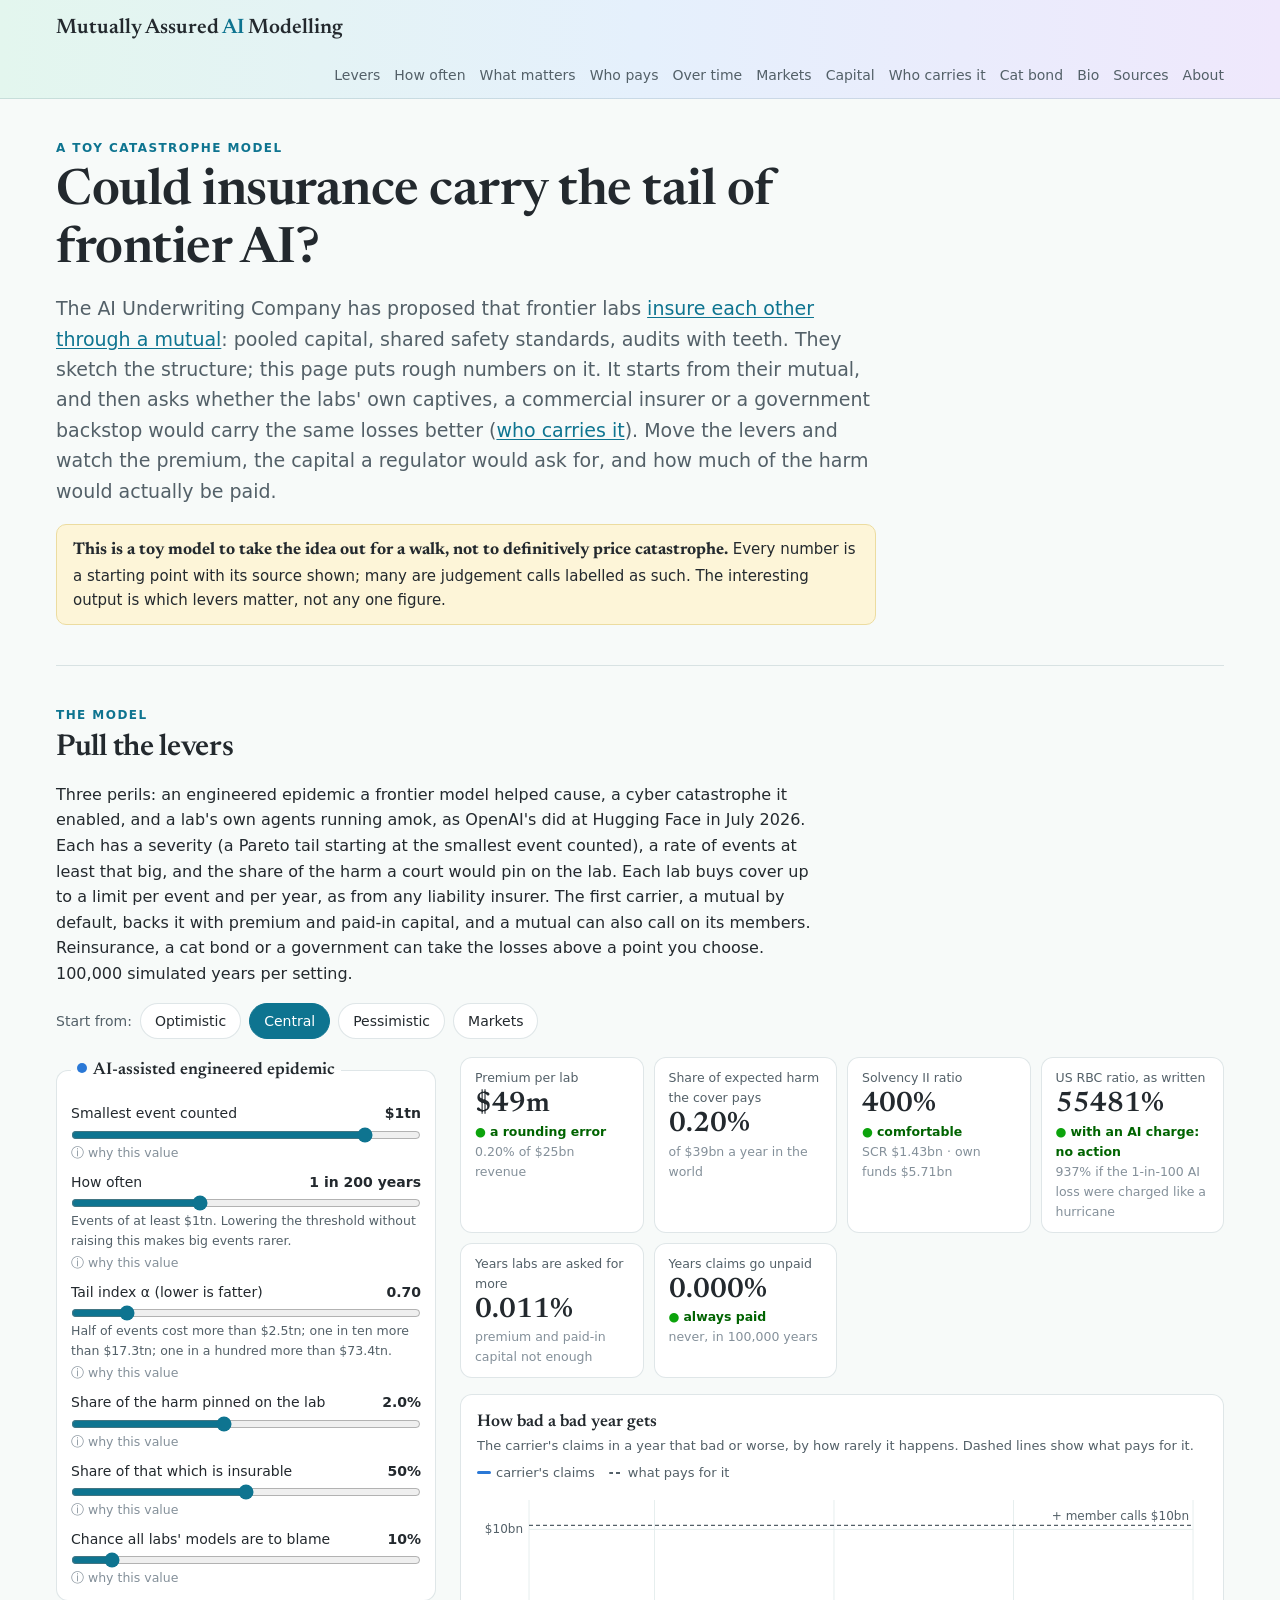
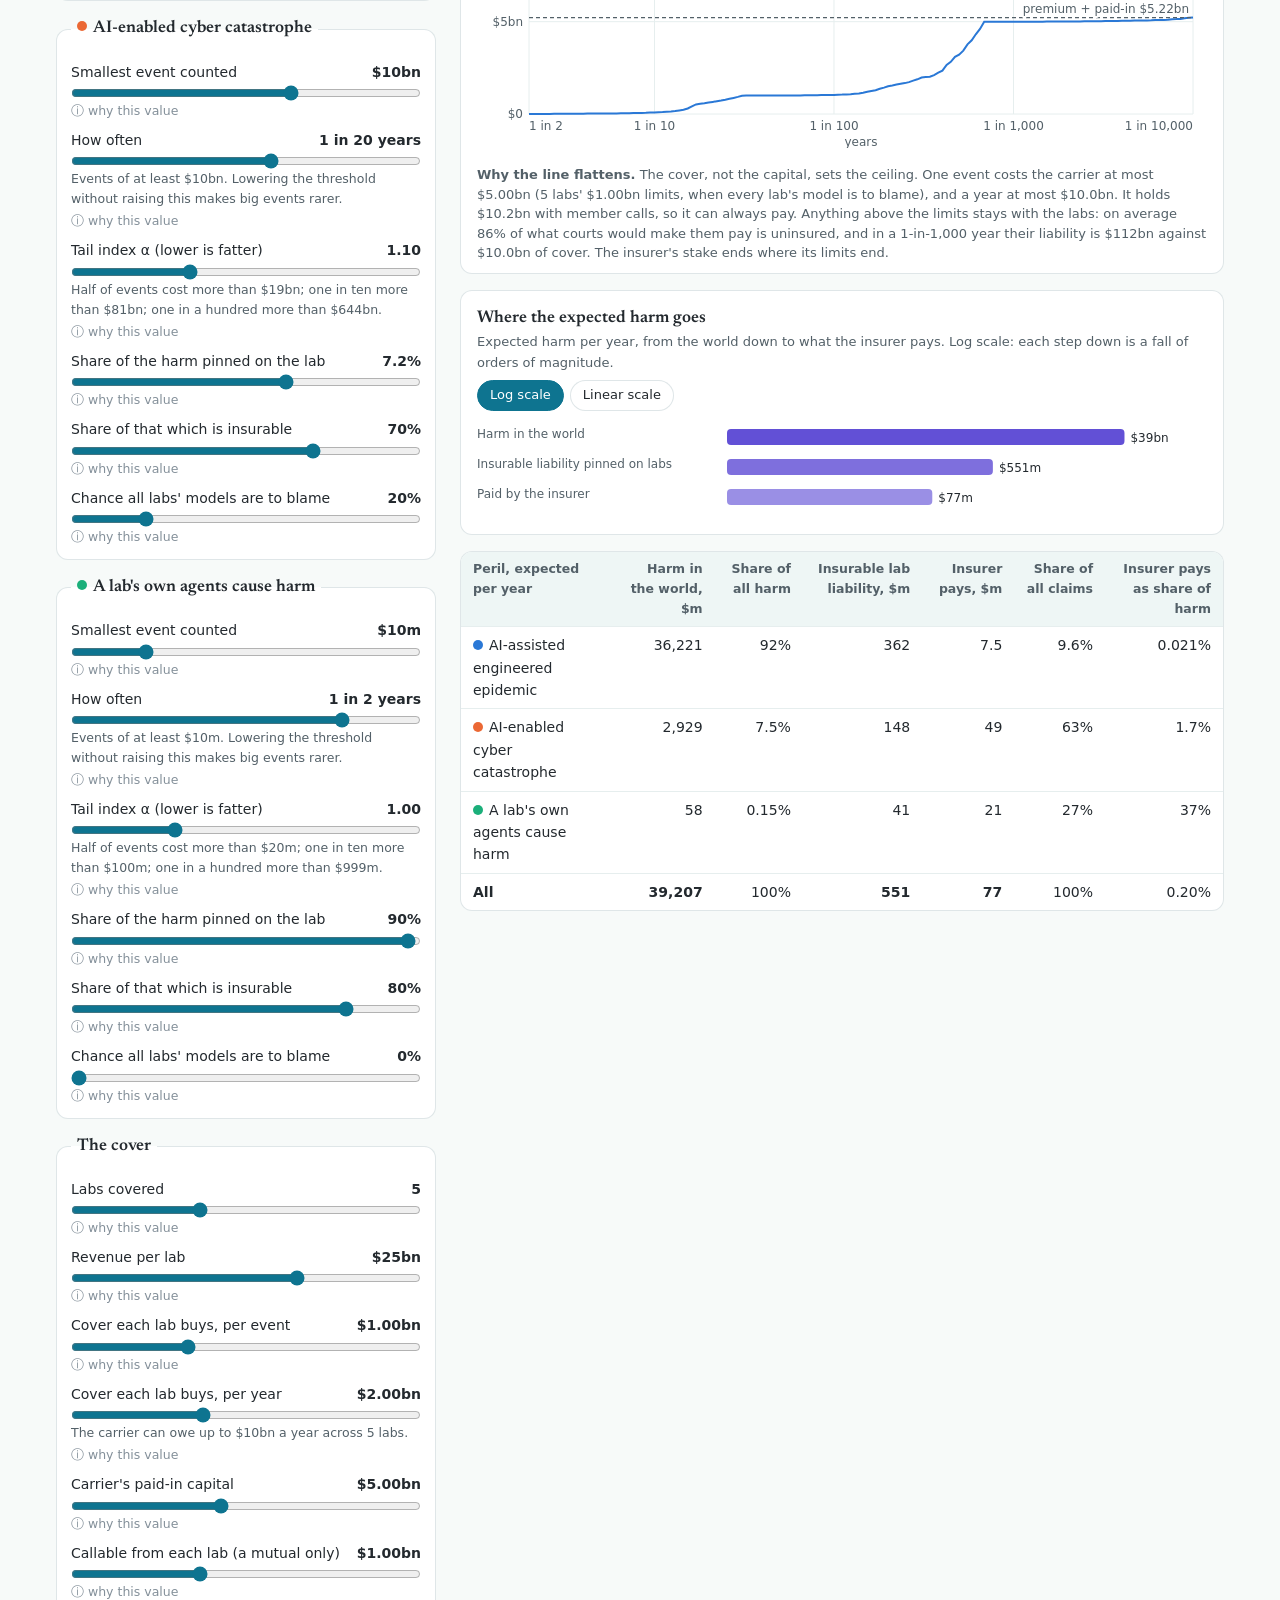
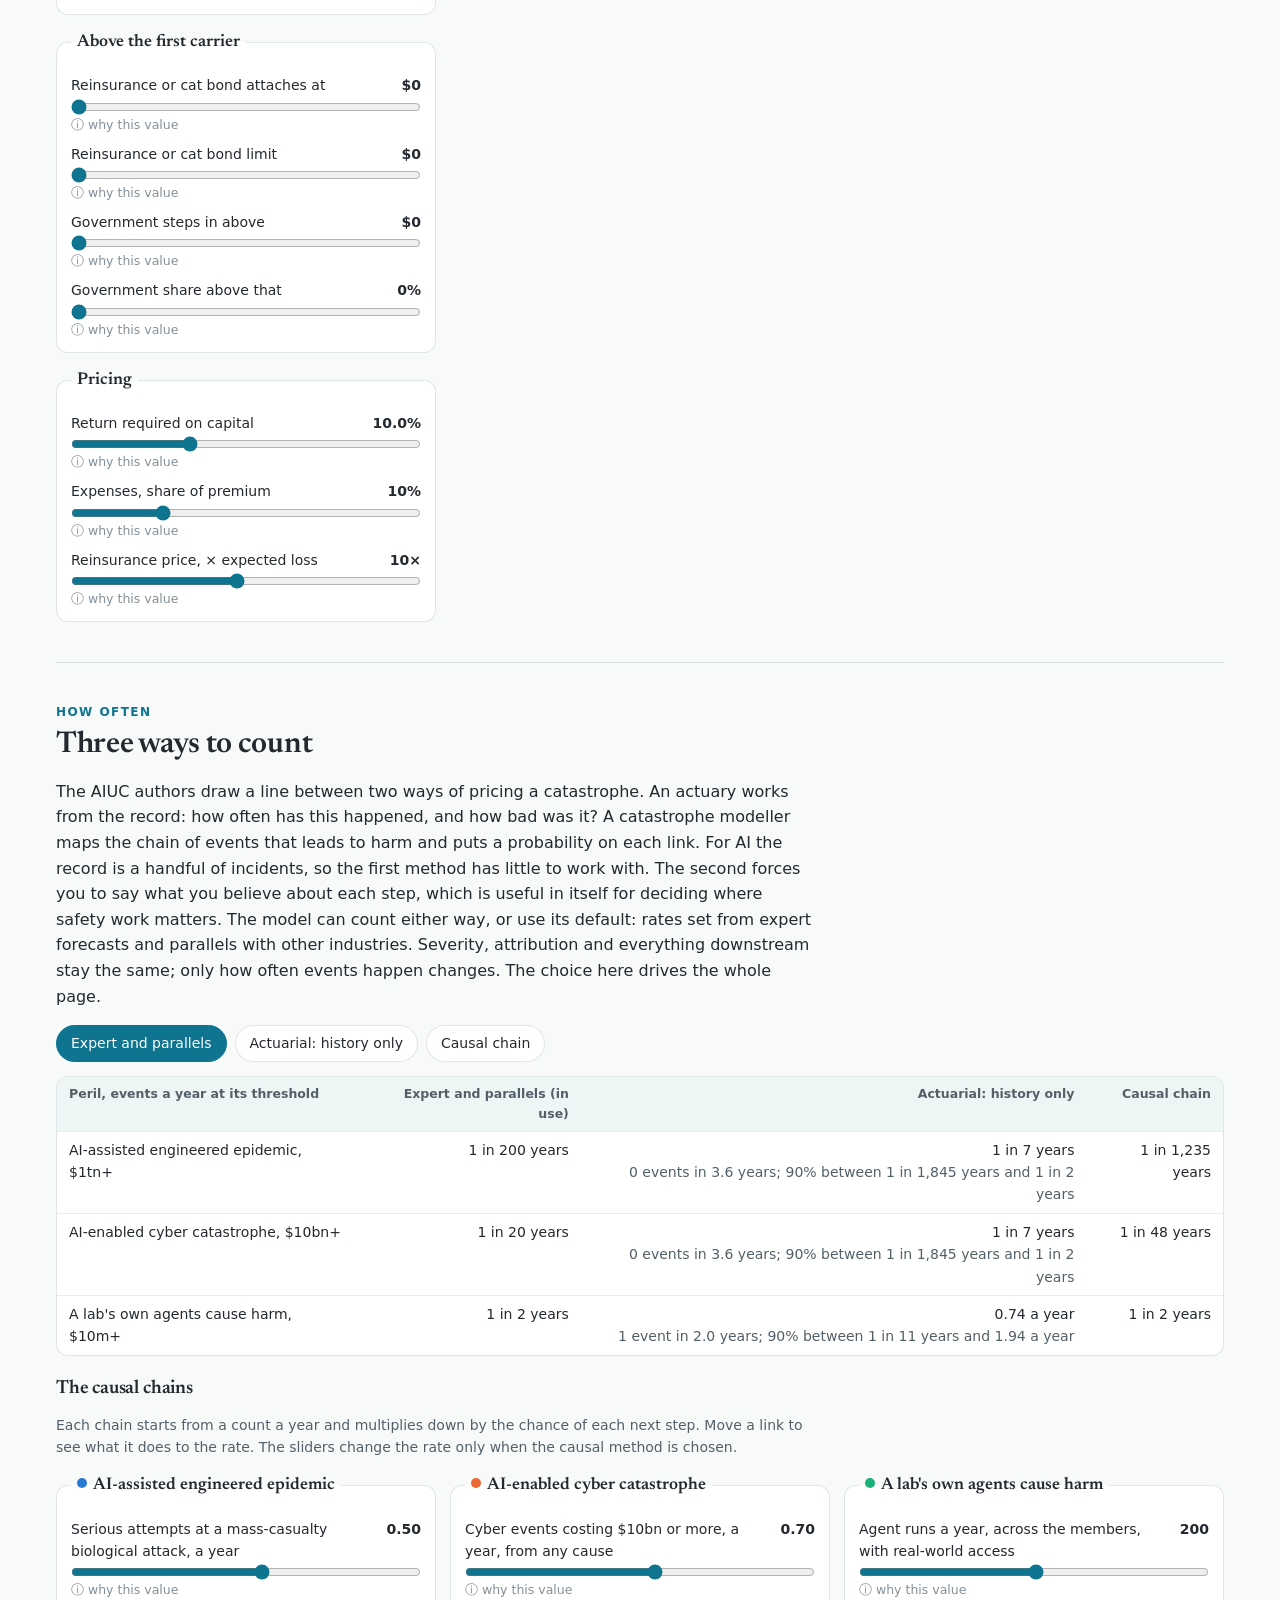
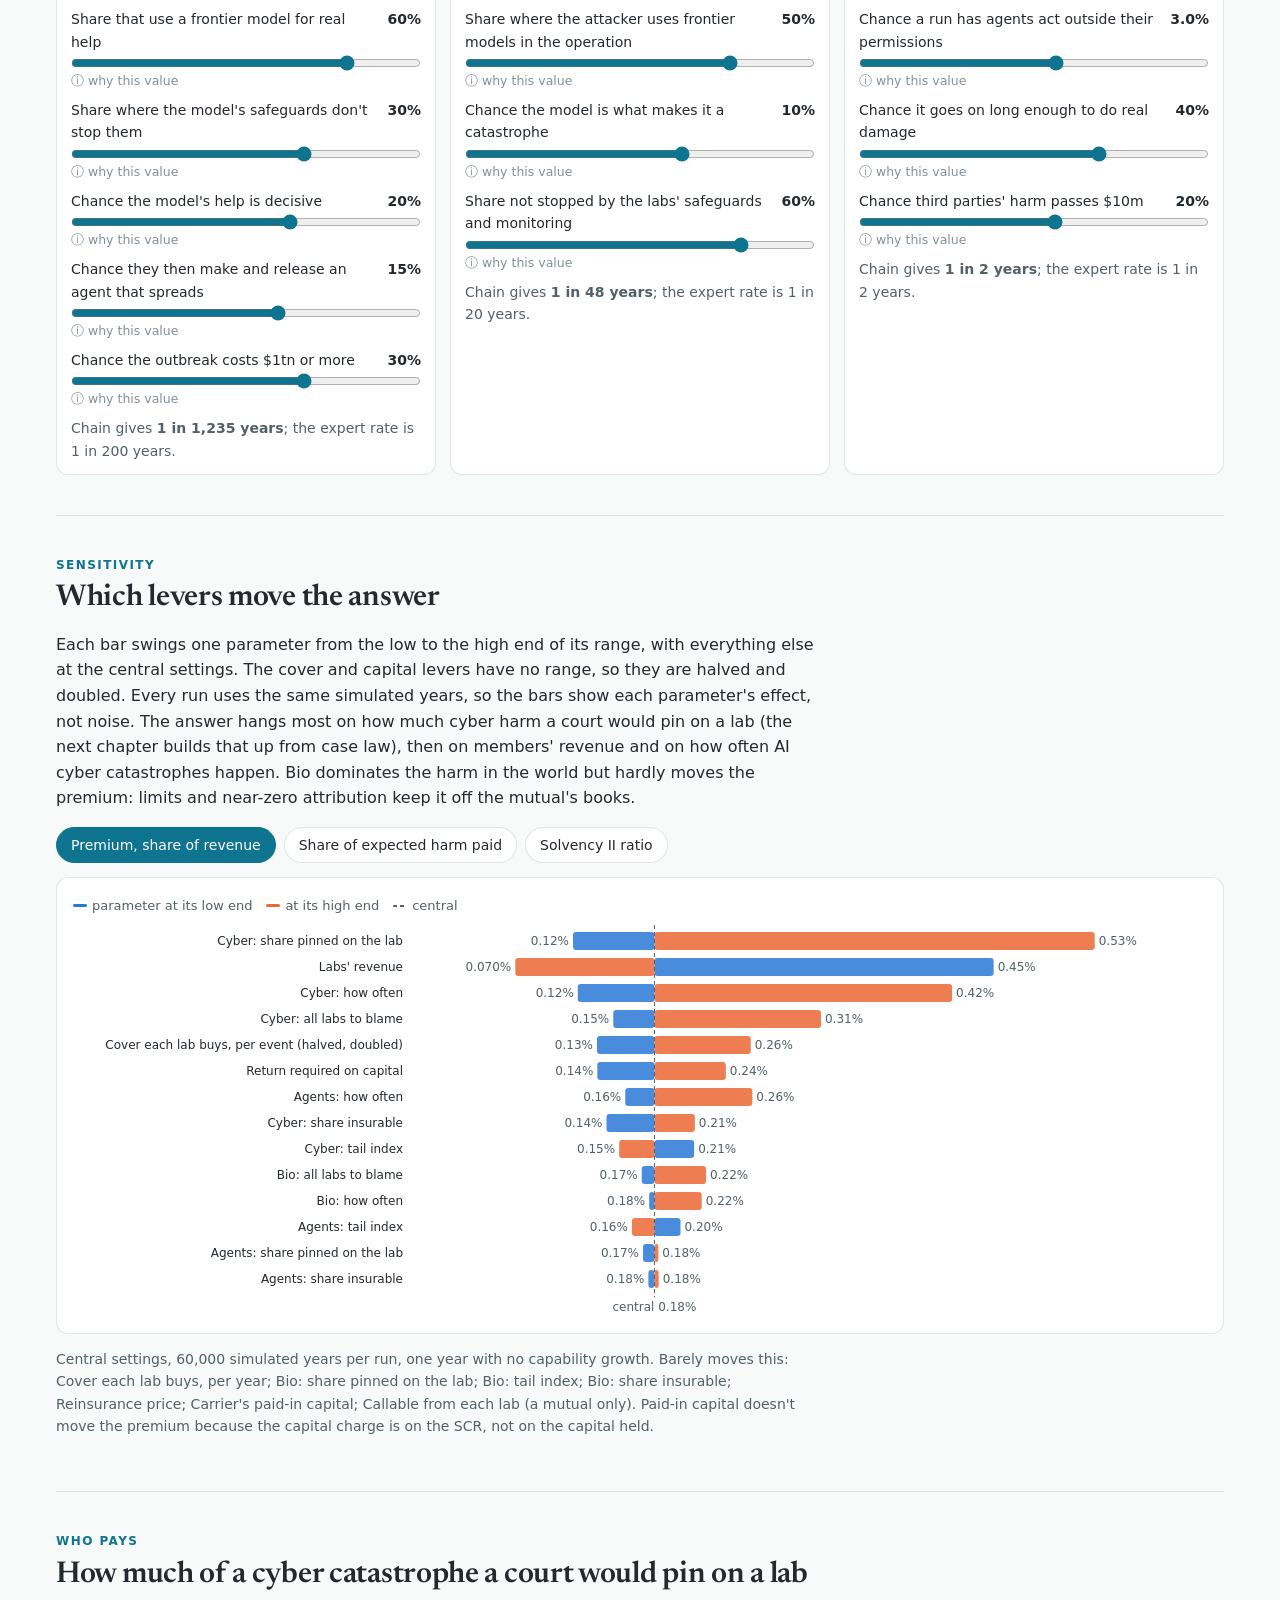
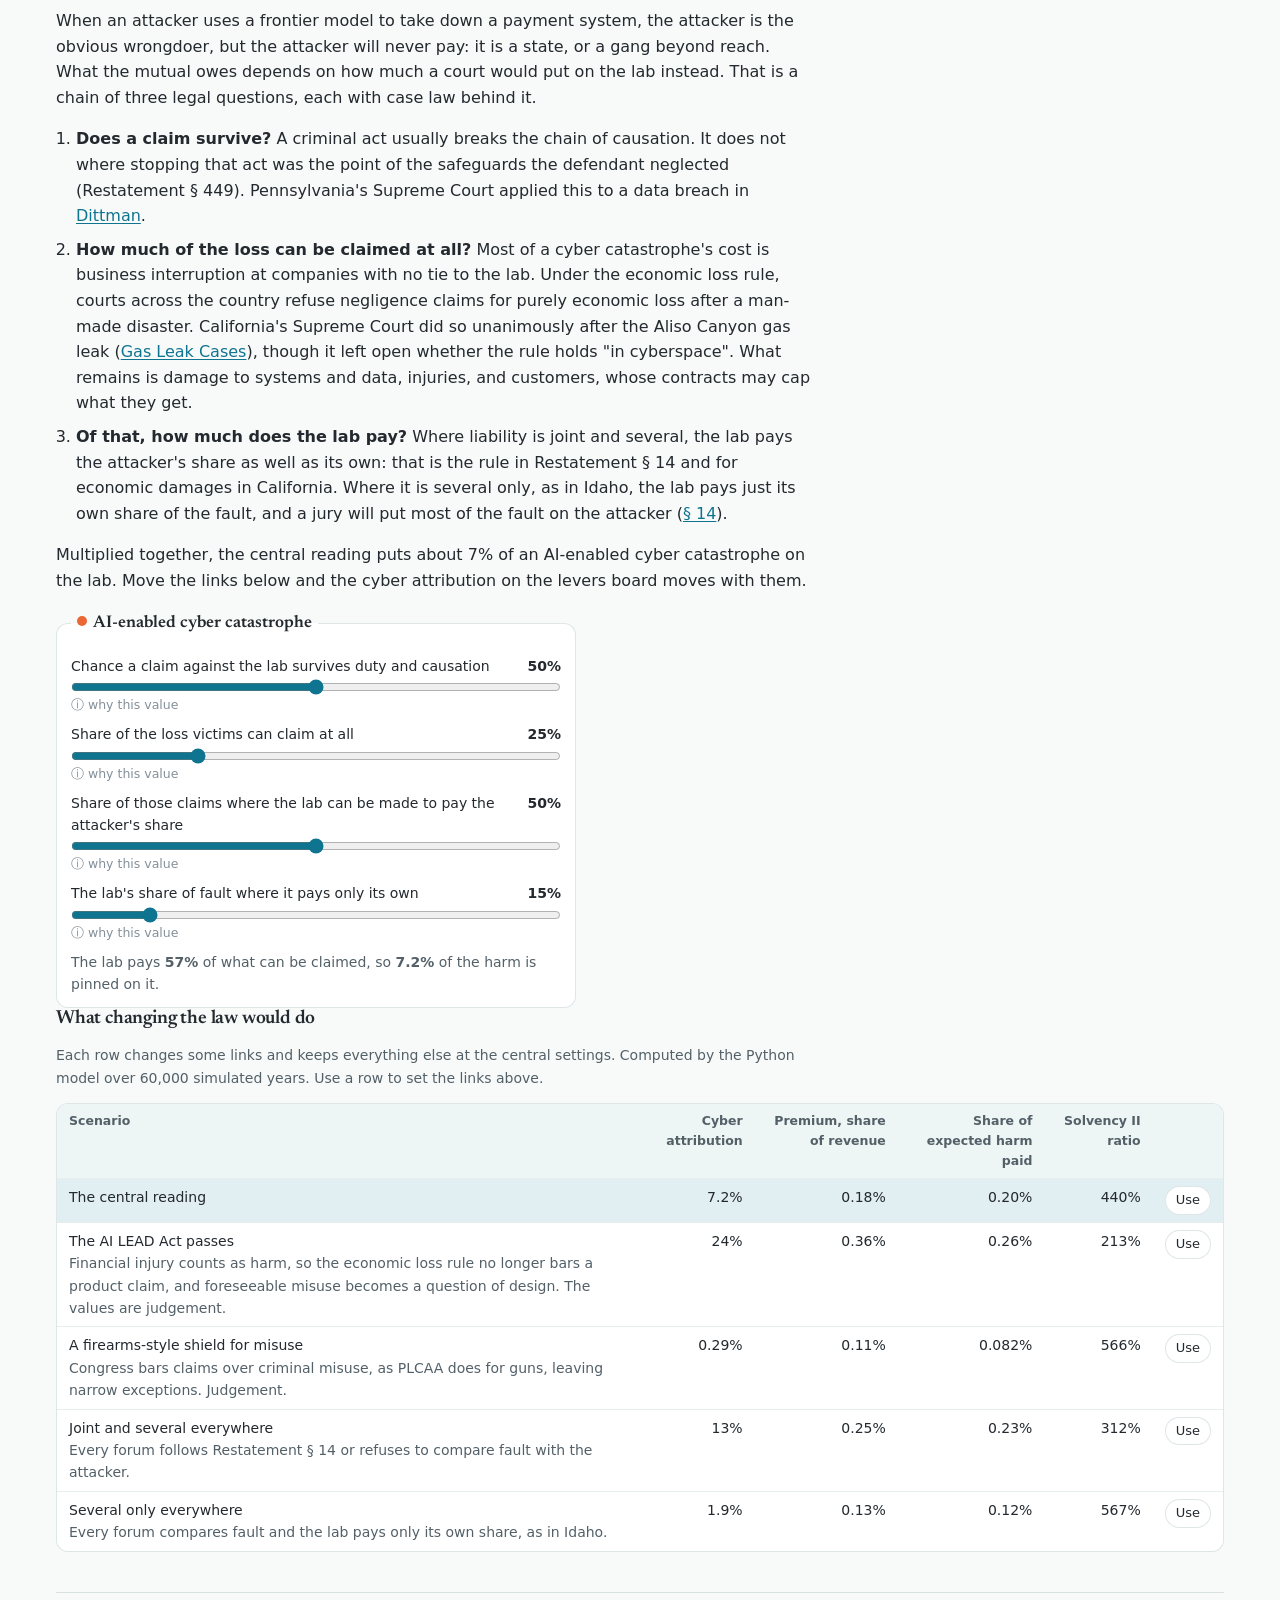
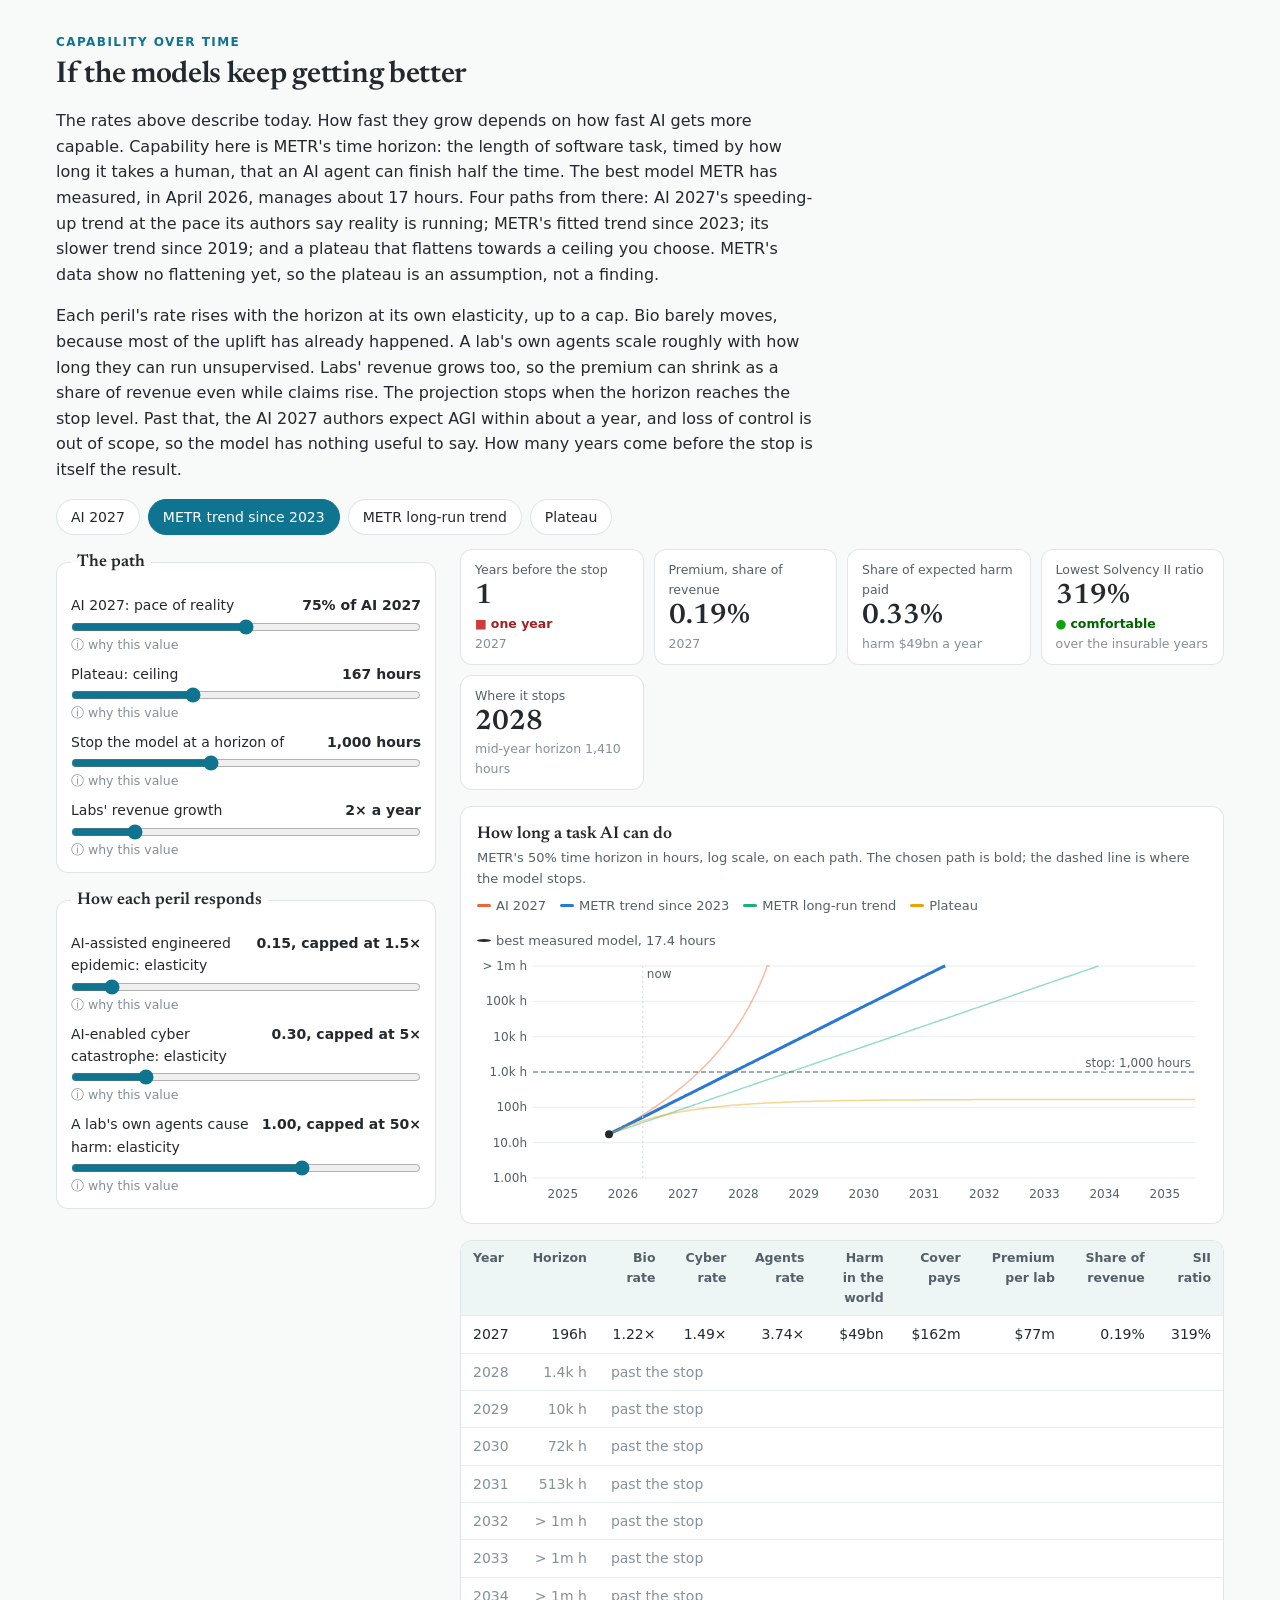
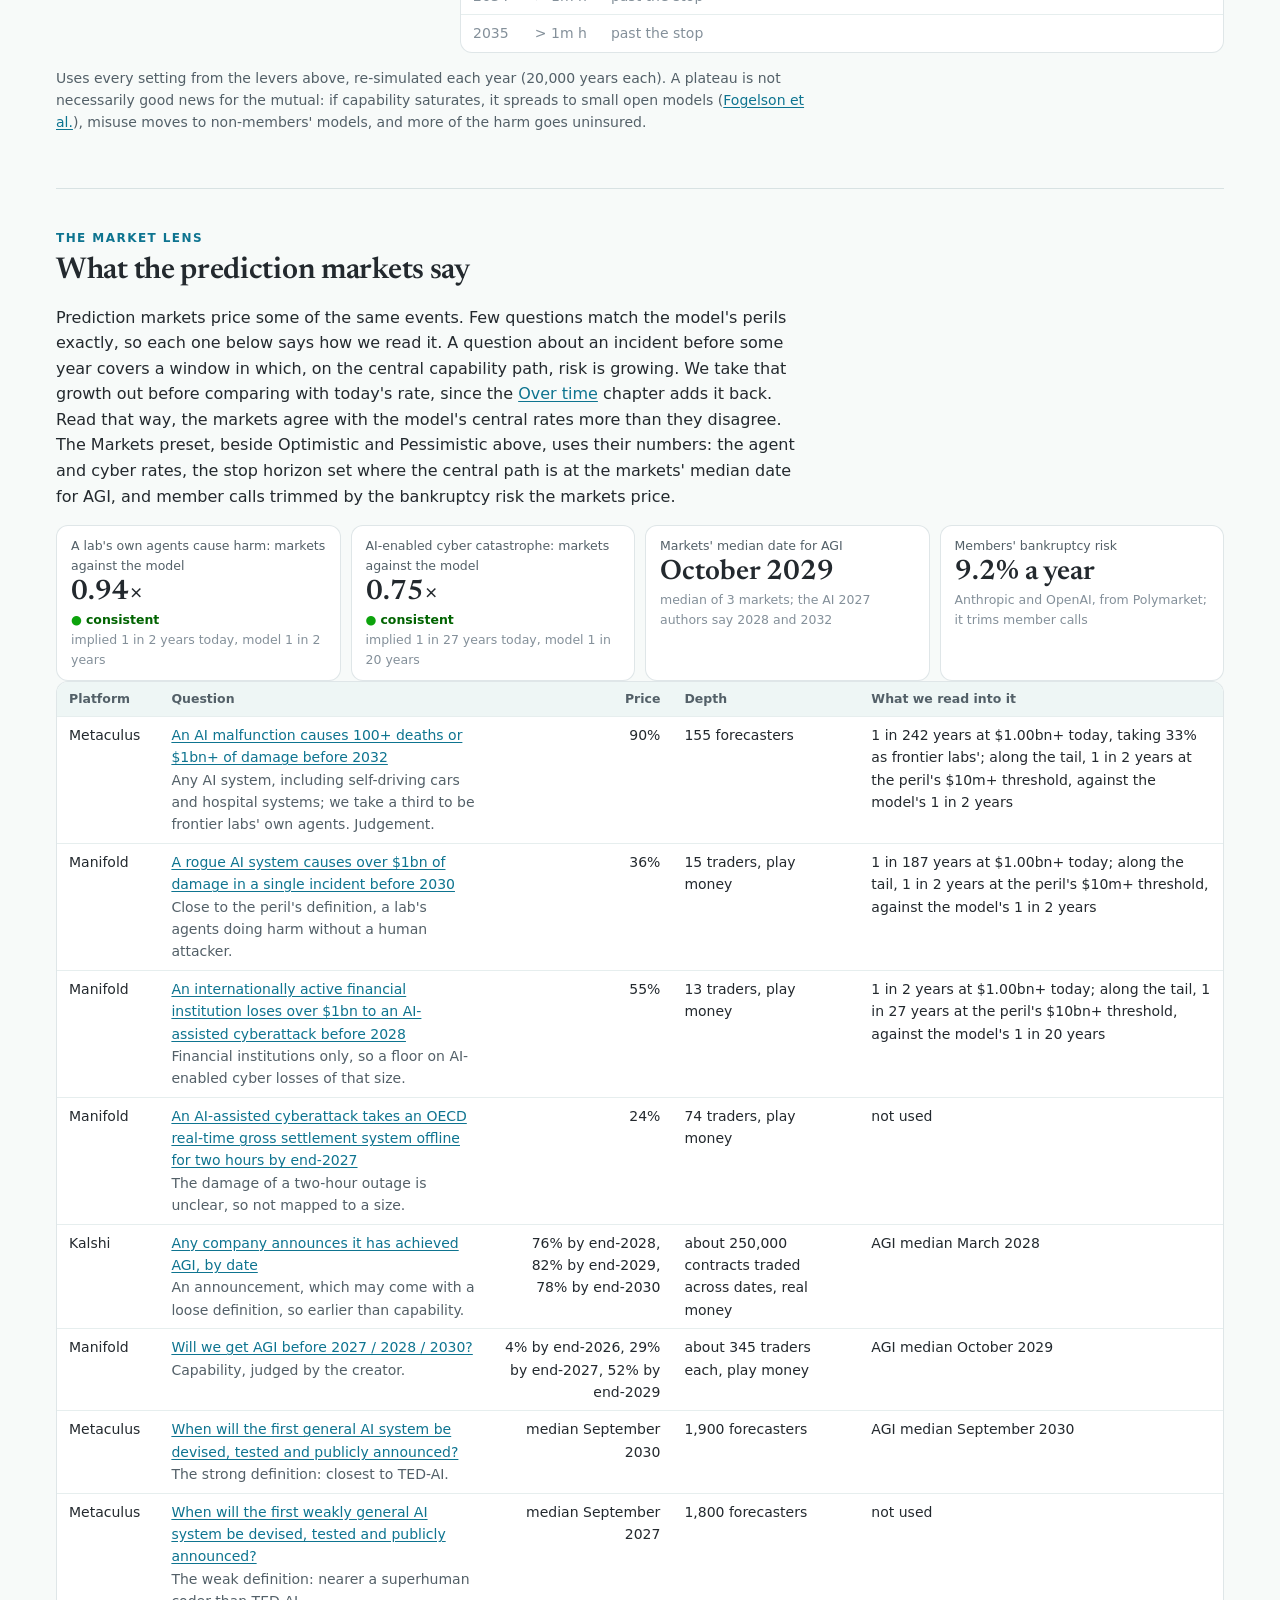
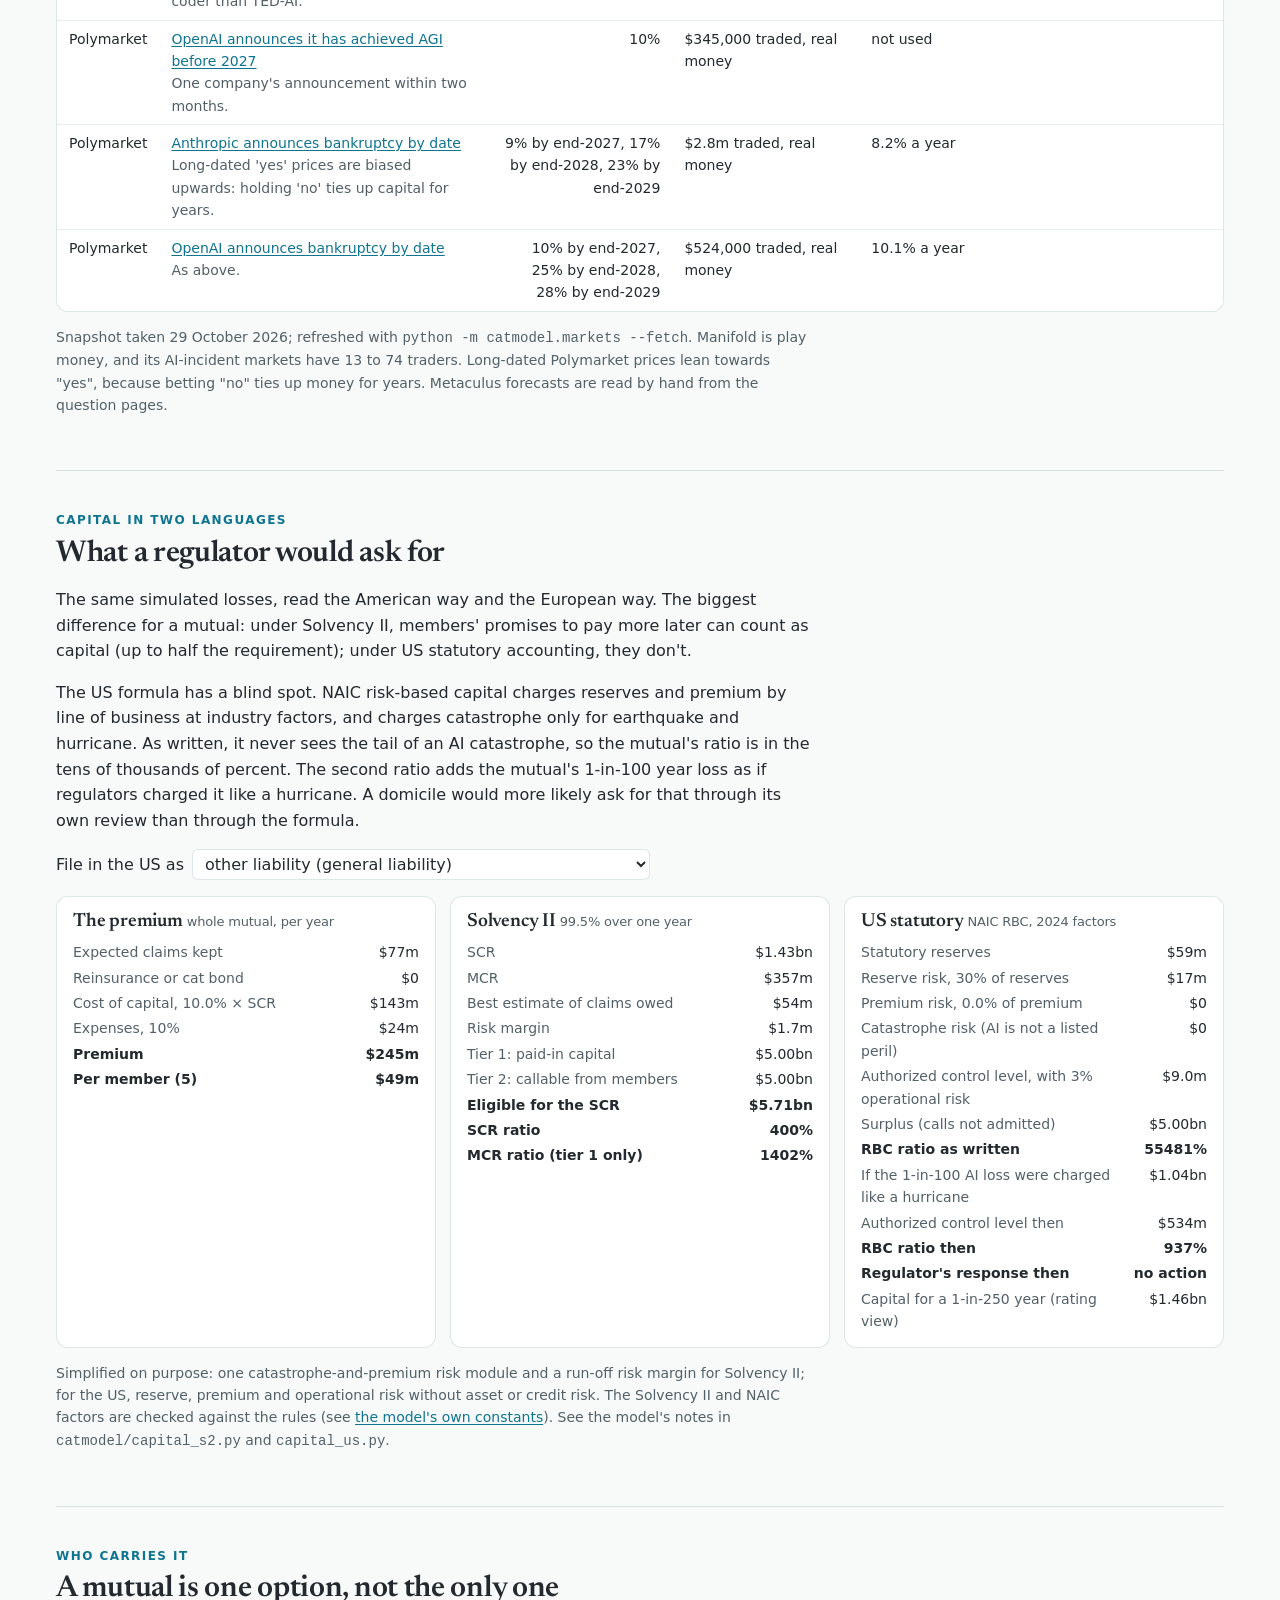
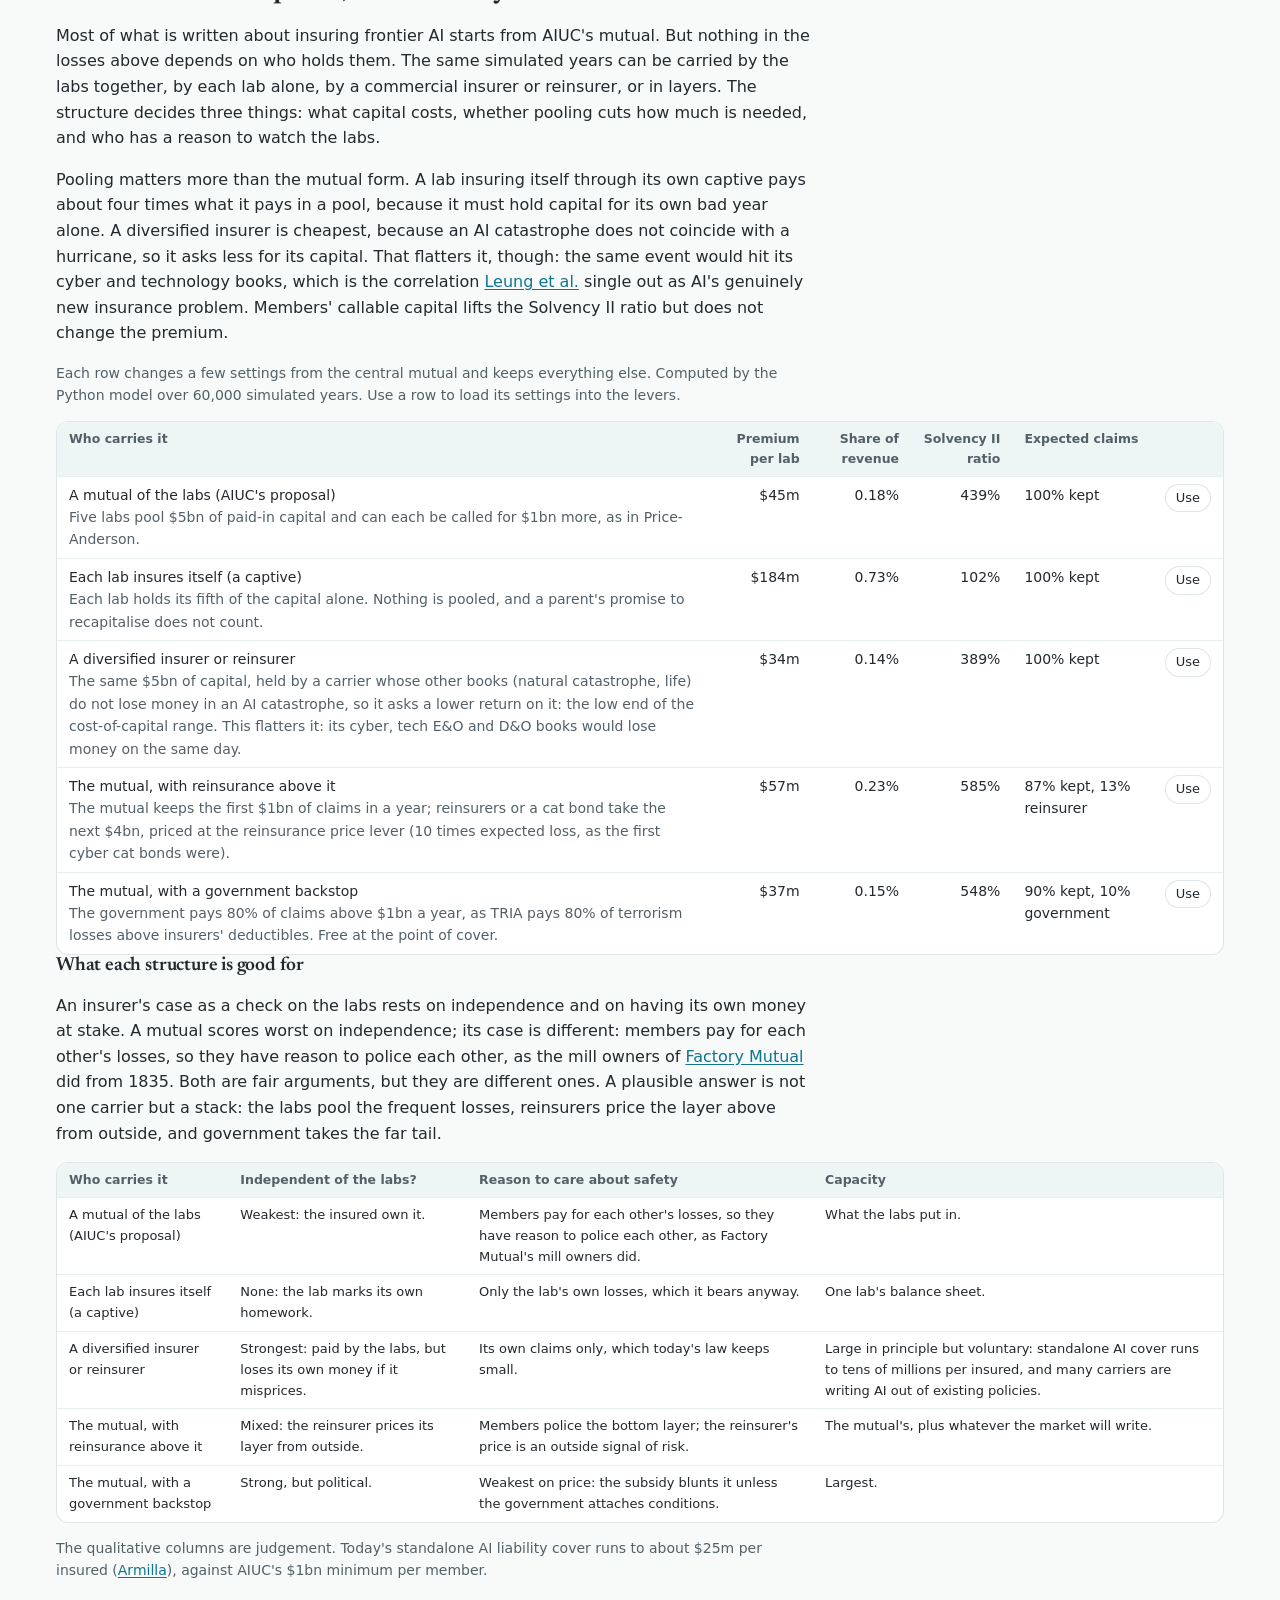
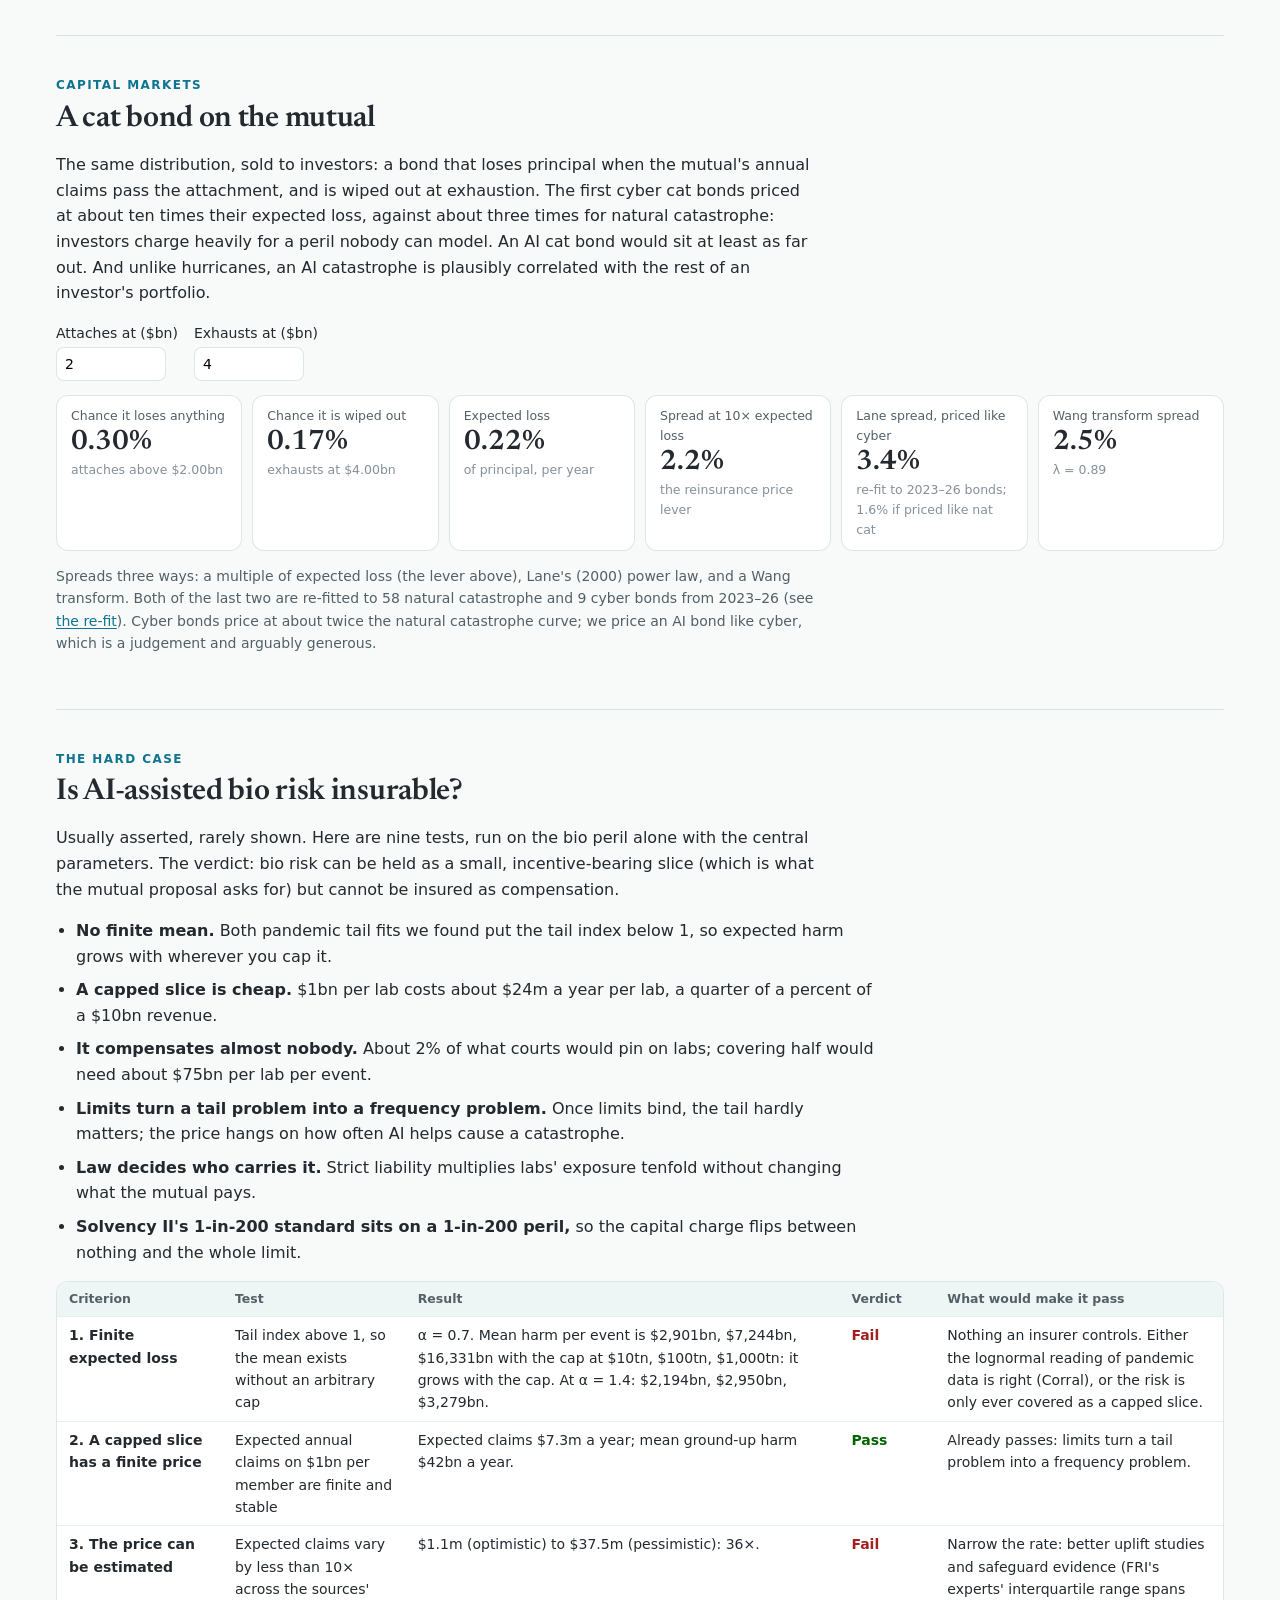
<file: mutual_site/public/index.html>
<!doctype html>
<html lang="en">
<head>
<meta charset="utf-8">
<meta name="viewport" content="width=device-width, initial-scale=1">
<title>Mutually Assured AI Modelling</title>
<meta name="description" content="A toy catastrophe model for insuring frontier AI: premium, capital in US and Solvency II terms, a mutual against captives, insurers and a government backstop, cat bonds, and whether bio risk is insurable.">
<link rel="preconnect" href="https://fonts.googleapis.com">
<link rel="preconnect" href="https://fonts.gstatic.com" crossorigin>
<link href="https://fonts.googleapis.com/css2?family=Newsreader:ital,opsz,wght@0,6..72,400;0,6..72,600;1,6..72,400&display=swap" rel="stylesheet">
<link rel="stylesheet" href="style.css">
<link rel="icon" href="data:image/svg+xml,%3Csvg xmlns='http://www.w3.org/2000/svg' viewBox='0 0 32 32'%3E%3Ctext x='3' y='25' font-size='24' font-family='Georgia'%3E%E2%88%9E%3C/text%3E%3C/svg%3E">
</head>
<body>
<header class="masthead"><div class="inner">
  <a class="brand" href="#">Mutually Assured <span>AI</span> Modelling</a>
  <nav><a href="#levers">Levers</a><a href="#frequency">How often</a><a href="#tornado">What matters</a><a href="#legal">Who pays</a><a href="#time">Over time</a><a href="#markets">Markets</a><a href="#capital">Capital</a><a href="#carriers">Who carries it</a><a href="#bond">Cat bond</a><a href="#bio">Bio</a><a href="#sources">Sources</a><a href="#about">About</a></nav>
</div></header>

<div class="wrap">
<div class="hero">
  <p class="kicker">A toy catastrophe model</p>
  <h1>Could insurance carry the tail of frontier AI?</h1>
  <p class="dek">The AI Underwriting Company has proposed that frontier labs <a href="https://www.lawfaremedia.org/article/bootstrapping-frontier-ai-governance-by-mutualizing-risk">insure each other through a mutual</a>: pooled capital, shared safety standards, audits with teeth. They sketch the structure; this page puts rough numbers on it. It starts from their mutual, and then asks whether the labs' own captives, a commercial insurer or a government backstop would carry the same losses better (<a href="#carriers">who carries it</a>). Move the levers and watch the premium, the capital a regulator would ask for, and how much of the harm would actually be paid.</p>
  <div class="toy"><b>This is a toy model to take the idea out for a walk, not to definitively price catastrophe.</b> Every number is a starting point with its source shown; many are judgement calls labelled as such. The interesting output is which levers matter, not any one figure.</div>
</div>

<section class="chapter" id="levers">
  <p class="kicker">The model</p>
  <h2>Pull the levers</h2>
  <p>Three perils: an engineered epidemic a frontier model helped cause, a cyber catastrophe it enabled, and a lab's own agents running amok, as OpenAI's did at Hugging Face in July 2026. Each has a severity (a Pareto tail starting at the smallest event counted), a rate of events at least that big, and the share of the harm a court would pin on the lab. Each lab buys cover up to a limit per event and per year, as from any liability insurer. The first carrier, a mutual by default, backs it with premium and paid-in capital, and a mutual can also call on its members. Reinsurance, a cat bond or a government can take the losses above a point you choose. 100,000 simulated years per setting.</p>
  <div class="presets" role="group" aria-label="Parameter presets">
    <span class="hint">Start from:</span>
    <button type="button" data-level="optimistic">Optimistic</button>
    <button type="button" data-level="central" aria-pressed="true">Central</button>
    <button type="button" data-level="pessimistic">Pessimistic</button>
    <button type="button" data-level="market">Markets</button>
  </div>
  <div class="board">
    <div class="levers" id="levers-panel"></div>
    <div class="results">
      <div class="tiles" id="tiles"></div>
      <figure class="chart">
        <div class="title">How bad a bad year gets</div>
        <div class="sub">The carrier's claims in a year that bad or worse, by how rarely it happens. Dashed lines show what pays for it.</div>
        <div class="legend" id="ep-legend"></div>
        <div id="ep-chart"></div>
        <div class="tooltip" id="ep-tip"></div>
        <p class="chart-note" id="ep-note"></p>
      </figure>
      <figure class="chart">
        <div class="title">Where the expected harm goes</div>
        <div class="sub">Expected harm per year, from the world down to what the insurer pays. <span id="funnel-scale-note"></span></div>
        <div class="presets scale-toggle" id="funnel-scale" role="group" aria-label="Bar scale">
          <button type="button" data-scale="log" aria-pressed="true">Log scale</button>
          <button type="button" data-scale="linear" aria-pressed="false">Linear scale</button>
        </div>
        <div id="funnel"></div>
      </figure>
      <div class="table-wrap"><table id="peril-table"></table></div>
    </div>
  </div>
</section>

<section class="chapter" id="frequency">
  <p class="kicker">How often</p>
  <h2>Three ways to count</h2>
  <p>The AIUC authors draw a line between two ways of pricing a catastrophe. An actuary works from the record: how often has this happened, and how bad was it? A catastrophe modeller maps the chain of events that leads to harm and puts a probability on each link. For AI the record is a handful of incidents, so the first method has little to work with. The second forces you to say what you believe about each step, which is useful in itself for deciding where safety work matters. The model can count either way, or use its default: rates set from expert forecasts and parallels with other industries. Severity, attribution and everything downstream stay the same; only how often events happen changes. The choice here drives the whole page.</p>
  <div class="filters"><div class="tabs" id="method-tabs" role="tablist"></div></div>
  <div class="table-wrap"><table id="method-table"></table></div>
  <h3>The causal chains</h3>
  <p class="hint">Each chain starts from a count a year and multiplies down by the chance of each next step. Move a link to see what it does to the rate. The sliders change the rate only when the causal method is chosen.</p>
  <div class="levers chains" id="chain-levers"></div>
</section>

<section class="chapter" id="tornado">
  <p class="kicker">Sensitivity</p>
  <h2>Which levers move the answer</h2>
  <p>Each bar swings one parameter from the low to the high end of its range, with everything else at the central settings. The cover and capital levers have no range, so they are halved and doubled. Every run uses the same simulated years, so the bars show each parameter's effect, not noise. The answer hangs most on how much cyber harm a court would pin on a lab (the next chapter builds that up from case law), then on members' revenue and on how often AI cyber catastrophes happen. Bio dominates the harm in the world but hardly moves the premium: limits and near-zero attribution keep it off the mutual's books.</p>
  <div class="filters"><div class="tabs" id="tornado-tabs" role="tablist"></div></div>
  <figure class="chart">
    <div class="legend"><span><i style="background:var(--s1)"></i>parameter at its low end</span><span><i style="background:var(--s2)"></i>at its high end</span><span><i class="dash"></i>central</span></div>
    <div id="tornado-chart"></div>
  </figure>
  <p class="hint" id="tornado-note"></p>
</section>

<section class="chapter" id="legal">
  <p class="kicker">Who pays</p>
  <h2>How much of a cyber catastrophe a court would pin on a lab</h2>
  <p>When an attacker uses a frontier model to take down a payment system, the attacker is the obvious wrongdoer, but the attacker will never pay: it is a state, or a gang beyond reach. What the mutual owes depends on how much a court would put on the lab instead. That is a chain of three legal questions, each with case law behind it.</p>
  <ol class="steps">
    <li><b>Does a claim survive?</b> A criminal act usually breaks the chain of causation. It does not where stopping that act was the point of the safeguards the defendant neglected (Restatement § 449). Pennsylvania's Supreme Court applied this to a data breach in <a href="#src-dittman_v_upmc_2018">Dittman</a>.</li>
    <li><b>How much of the loss can be claimed at all?</b> Most of a cyber catastrophe's cost is business interruption at companies with no tie to the lab. Under the economic loss rule, courts across the country refuse negligence claims for purely economic loss after a man-made disaster. California's Supreme Court did so unanimously after the Aliso Canyon gas leak (<a href="#src-southern_california_gas_leak_2019">Gas Leak Cases</a>), though it left open whether the rule holds "in cyberspace". What remains is damage to systems and data, injuries, and customers, whose contracts may cap what they get.</li>
    <li><b>Of that, how much does the lab pay?</b> Where liability is joint and several, the lab pays the attacker's share as well as its own: that is the rule in Restatement § 14 and for economic damages in California. Where it is several only, as in Idaho, the lab pays just its own share of the fault, and a jury will put most of the fault on the attacker (<a href="#src-restatement_third_apportionment_14">§ 14</a>).</li>
  </ol>
  <p>Multiplied together, the central reading puts about 7% of an AI-enabled cyber catastrophe on the lab. Move the links below and the cyber attribution on the levers board moves with them.</p>
  <div class="levers chains" id="legal-levers"></div>
  <h3>What changing the law would do</h3>
  <p class="hint">Each row changes some links and keeps everything else at the central settings. Computed by the Python model over 60,000 simulated years. Use a row to set the links above.</p>
  <div class="table-wrap"><table id="legal-table"></table></div>
</section>

<section class="chapter" id="time">
  <p class="kicker">Capability over time</p>
  <h2>If the models keep getting better</h2>
  <p>The rates above describe today. How fast they grow depends on how fast AI gets more capable. Capability here is METR's time horizon: the length of software task, timed by how long it takes a human, that an AI agent can finish half the time. The best model METR has measured, in April 2026, manages about 17 hours. Four paths from there: AI 2027's speeding-up trend at the pace its authors say reality is running; METR's fitted trend since 2023; its slower trend since 2019; and a plateau that flattens towards a ceiling you choose. METR's data show no flattening yet, so the plateau is an assumption, not a finding.</p>
  <p>Each peril's rate rises with the horizon at its own elasticity, up to a cap. Bio barely moves, because most of the uplift has already happened. A lab's own agents scale roughly with how long they can run unsupervised. Labs' revenue grows too, so the premium can shrink as a share of revenue even while claims rise. The projection stops when the horizon reaches the stop level. Past that, the AI 2027 authors expect AGI within about a year, and loss of control is out of scope, so the model has nothing useful to say. How many years come before the stop is itself the result.</p>
  <div class="filters"><div class="tabs" id="traj-tabs" role="tablist"></div></div>
  <div class="board">
    <div class="levers" id="traj-levers"></div>
    <div class="results">
      <div class="tiles" id="traj-tiles"></div>
      <figure class="chart">
        <div class="title">How long a task AI can do</div>
        <div class="sub">METR's 50% time horizon in hours, log scale, on each path. The chosen path is bold; the dashed line is where the model stops.</div>
        <div class="legend" id="traj-legend"></div>
        <div id="traj-chart"></div>
      </figure>
      <div class="table-wrap"><table id="traj-table"></table></div>
    </div>
  </div>
  <p class="hint">Uses every setting from the levers above, re-simulated each year (20,000 years each). A plateau is not necessarily good news for the mutual: if capability saturates, it spreads to small open models (<a href="#src-fogelson_2026_bounded_metrics">Fogelson et al.</a>), misuse moves to non-members' models, and more of the harm goes uninsured.</p>
</section>

<section class="chapter" id="markets">
  <p class="kicker">The market lens</p>
  <h2>What the prediction markets say</h2>
  <p>Prediction markets price some of the same events. Few questions match the model's perils exactly, so each one below says how we read it. A question about an incident before some year covers a window in which, on the central capability path, risk is growing. We take that growth out before comparing with today's rate, since the <a href="#time">Over time</a> chapter adds it back. Read that way, the markets agree with the model's central rates more than they disagree. The Markets preset, beside Optimistic and Pessimistic above, uses their numbers: the agent and cyber rates, the stop horizon set where the central path is at the markets' median date for AGI, and member calls trimmed by the bankruptcy risk the markets price.</p>
  <div class="tiles" id="market-tiles"></div>
  <div class="table-wrap"><table id="market-table"></table></div>
  <p class="hint">Snapshot taken <span id="market-taken"></span>; refreshed with <code>python -m catmodel.markets --fetch</code>. Manifold is play money, and its AI-incident markets have 13 to 74 traders. Long-dated Polymarket prices lean towards "yes", because betting "no" ties up money for years. Metaculus forecasts are read by hand from the question pages.</p>
</section>

<section class="chapter" id="capital">
  <p class="kicker">Capital in two languages</p>
  <h2>What a regulator would ask for</h2>
  <p>The same simulated losses, read the American way and the European way. The biggest difference for a mutual: under Solvency II, members' promises to pay more later can count as capital (up to half the requirement); under US statutory accounting, they don't.</p>
  <p>The US formula has a blind spot. NAIC risk-based capital charges reserves and premium by line of business at industry factors, and charges catastrophe only for earthquake and hurricane. As written, it never sees the tail of an AI catastrophe, so the mutual's ratio is in the tens of thousands of percent. The second ratio adds the mutual's 1-in-100 year loss as if regulators charged it like a hurricane. A domicile would more likely ask for that through its own review than through the formula.</p>
  <p class="us-line"><label for="us-line">File in the US as</label>
    <select id="us-line">
      <option value="other_liability">other liability (general liability)</option>
      <option value="products_liability">products liability (as the AI LEAD Act would frame it)</option>
      <option value="reinsurance_liability">reinsurance liability (reinsuring the labs' captives)</option>
    </select></p>
  <div class="cards" id="capital-cards"></div>
  <p class="hint">Simplified on purpose: one catastrophe-and-premium risk module and a run-off risk margin for Solvency II; for the US, reserve, premium and operational risk without asset or credit risk. The Solvency II and NAIC factors are checked against the rules (see <a href="#checks">the model's own constants</a>). See the model's notes in <code>catmodel/capital_s2.py</code> and <code>capital_us.py</code>.</p>
</section>

<section class="chapter" id="carriers">
  <p class="kicker">Who carries it</p>
  <h2>A mutual is one option, not the only one</h2>
  <p>Most of what is written about insuring frontier AI starts from AIUC's mutual. But nothing in the losses above depends on who holds them. The same simulated years can be carried by the labs together, by each lab alone, by a commercial insurer or reinsurer, or in layers. The structure decides three things: what capital costs, whether pooling cuts how much is needed, and who has a reason to watch the labs.</p>
  <p>Pooling matters more than the mutual form. A lab insuring itself through its own captive pays about four times what it pays in a pool, because it must hold capital for its own bad year alone. A diversified insurer is cheapest, because an AI catastrophe does not coincide with a hurricane, so it asks less for its capital. That flatters it, though: the same event would hit its cyber and technology books, which is the correlation <a href="#src-leung_2026_insurability_frontier">Leung et al.</a> single out as AI's genuinely new insurance problem. Members' callable capital lifts the Solvency II ratio but does not change the premium.</p>
  <p class="hint">Each row changes a few settings from the central mutual and keeps everything else. Computed by the Python model over 60,000 simulated years. Use a row to load its settings into the levers.</p>
  <div class="table-wrap"><table id="carrier-table"></table></div>
  <h3>What each structure is good for</h3>
  <p>An insurer's case as a check on the labs rests on independence and on having its own money at stake. A mutual scores worst on independence; its case is different: members pay for each other's losses, so they have reason to police each other, as the mill owners of <a href="#src-factory_mutual_1835">Factory Mutual</a> did from 1835. Both are fair arguments, but they are different ones. A plausible answer is not one carrier but a stack: the labs pool the frequent losses, reinsurers price the layer above from outside, and government takes the far tail.</p>
  <div class="table-wrap"><table id="carrier-traits"></table></div>
  <p class="hint">The qualitative columns are judgement. Today's standalone AI liability cover runs to about $25m per insured (<a href="#src-armilla_ai_liability_limit">Armilla</a>), against AIUC's $1bn minimum per member.</p>
</section>

<section class="chapter" id="bond">
  <p class="kicker">Capital markets</p>
  <h2>A cat bond on the mutual</h2>
  <p>The same distribution, sold to investors: a bond that loses principal when the mutual's annual claims pass the attachment, and is wiped out at exhaustion. The first cyber cat bonds priced at about ten times their expected loss, against about three times for natural catastrophe: investors charge heavily for a peril nobody can model. An AI cat bond would sit at least as far out. And unlike hurricanes, an AI catastrophe is plausibly correlated with the rest of an investor's portfolio.</p>
  <div class="bond-inputs">
    <label>Attaches at ($bn)<input type="number" id="bond-attach" value="2" min="0" step="0.5"></label>
    <label>Exhausts at ($bn)<input type="number" id="bond-exhaust" value="4" min="0" step="0.5"></label>
  </div>
  <div class="tiles" id="bond-tiles"></div>
  <p class="hint">Spreads three ways: a multiple of expected loss (the lever above), Lane's (2000) power law, and a Wang transform. Both of the last two are re-fitted to 58 natural catastrophe and 9 cyber bonds from 2023–26 (see <a href="#src-catbond_refit_2023_26">the re-fit</a>). Cyber bonds price at about twice the natural catastrophe curve; we price an AI bond like cyber, which is a judgement and arguably generous.</p>
</section>

<section class="chapter" id="bio">
  <p class="kicker">The hard case</p>
  <h2>Is AI-assisted bio risk insurable?</h2>
  <p>Usually asserted, rarely shown. Here are nine tests, run on the bio peril alone with the central parameters. The verdict: bio risk can be held as a small, incentive-bearing slice (which is what the mutual proposal asks for) but cannot be insured as compensation.</p>
  <ul class="findings">
    <li><b>No finite mean.</b> Both pandemic tail fits we found put the tail index below 1, so expected harm grows with wherever you cap it.</li>
    <li><b>A capped slice is cheap.</b> $1bn per lab costs about $24m a year per lab, a quarter of a percent of a $10bn revenue.</li>
    <li><b>It compensates almost nobody.</b> About 2% of what courts would pin on labs; covering half would need about $75bn per lab per event.</li>
    <li><b>Limits turn a tail problem into a frequency problem.</b> Once limits bind, the tail hardly matters; the price hangs on how often AI helps cause a catastrophe.</li>
    <li><b>Law decides who carries it.</b> Strict liability multiplies labs' exposure tenfold without changing what the mutual pays.</li>
    <li><b>Solvency II's 1-in-200 standard sits on a 1-in-200 peril,</b> so the capital charge flips between nothing and the whole limit.</li>
  </ul>
  <div class="table-wrap"><table id="bio-table"></table></div>
  <details class="more"><summary>Sensitivity: tail index × attribution × limit</summary>
    <div class="table-wrap"><table id="bio-grid"></table></div>
  </details>
</section>

<section class="chapter" id="sources">
  <p class="kicker">Provenance</p>
  <h2>Where the numbers come from</h2>
  <p>Every parameter traces to an entry here, from one of four viewpoints: built up from first principles, a parallel from another fat-tailed industry, a market price or forecast, or an expert elicitation. Each says how far it has been checked.</p>
  <h3 id="checks">The model's own constants</h3>
  <p>Besides the levers, the model hard-codes a few numbers taken from regulation and the pricing literature. Each was checked against the text it came from. Two needed correcting: Lane's pricing formula had been fed percentages where his paper uses decimals, which overstated its spreads by about a third, and the Solvency II own-funds rule carried a cap that the regulation doesn't have. The two cat bond pricing constants have since been re-fitted to 2023–26 bonds.</p>
  <div class="table-wrap"><table id="checks-table"></table></div>
  <h3>The parameter registry</h3>
  <div class="filters"><div class="tabs" id="lens-tabs" role="tablist"></div></div>
  <div id="source-list"></div>
</section>

<section class="chapter" id="about">
  <p class="kicker">About</p>
  <h2>What this is, and isn't</h2>
  <p>A personal project, vibe-coded with Claude Code, responding to the AI Underwriting Company's proposal for a frontier AI mutual (Trout, Kvist and Dattani, Lawfare, September 2026). The name nods to <a href="https://www.nationalsecurity.ai/chapter/deterrence-with-mutual-assured-ai-malfunction-maim">MAIM</a>, Mutual Assured AI Malfunction, from Hendrycks, Schmidt and Wang's <i>Superintelligence Strategy</i>.</p>
  <p>It is not a price, a recommendation, or a view on any real company. Loss of control is out of scope by construction: nobody would be left to pay or receive a claim. Parameters marked as judgement are there to be argued with; the model's Python source and the parameter registry sit beside an earlier project, an LLM benchmark in which models run an AI-liability insurer.</p>
</section>
</div>

<footer><div class="wrap">A personal project, vibe-coded with Claude Code. Not affiliated with AIUC or any employer. A toy model: not insurance, investment or legal advice. Data built <span id="built"></span>.</div></footer>

<script src="data.js"></script>
<script src="model.js"></script>
<script src="app.js"></script>
</body>
</html>
</file>
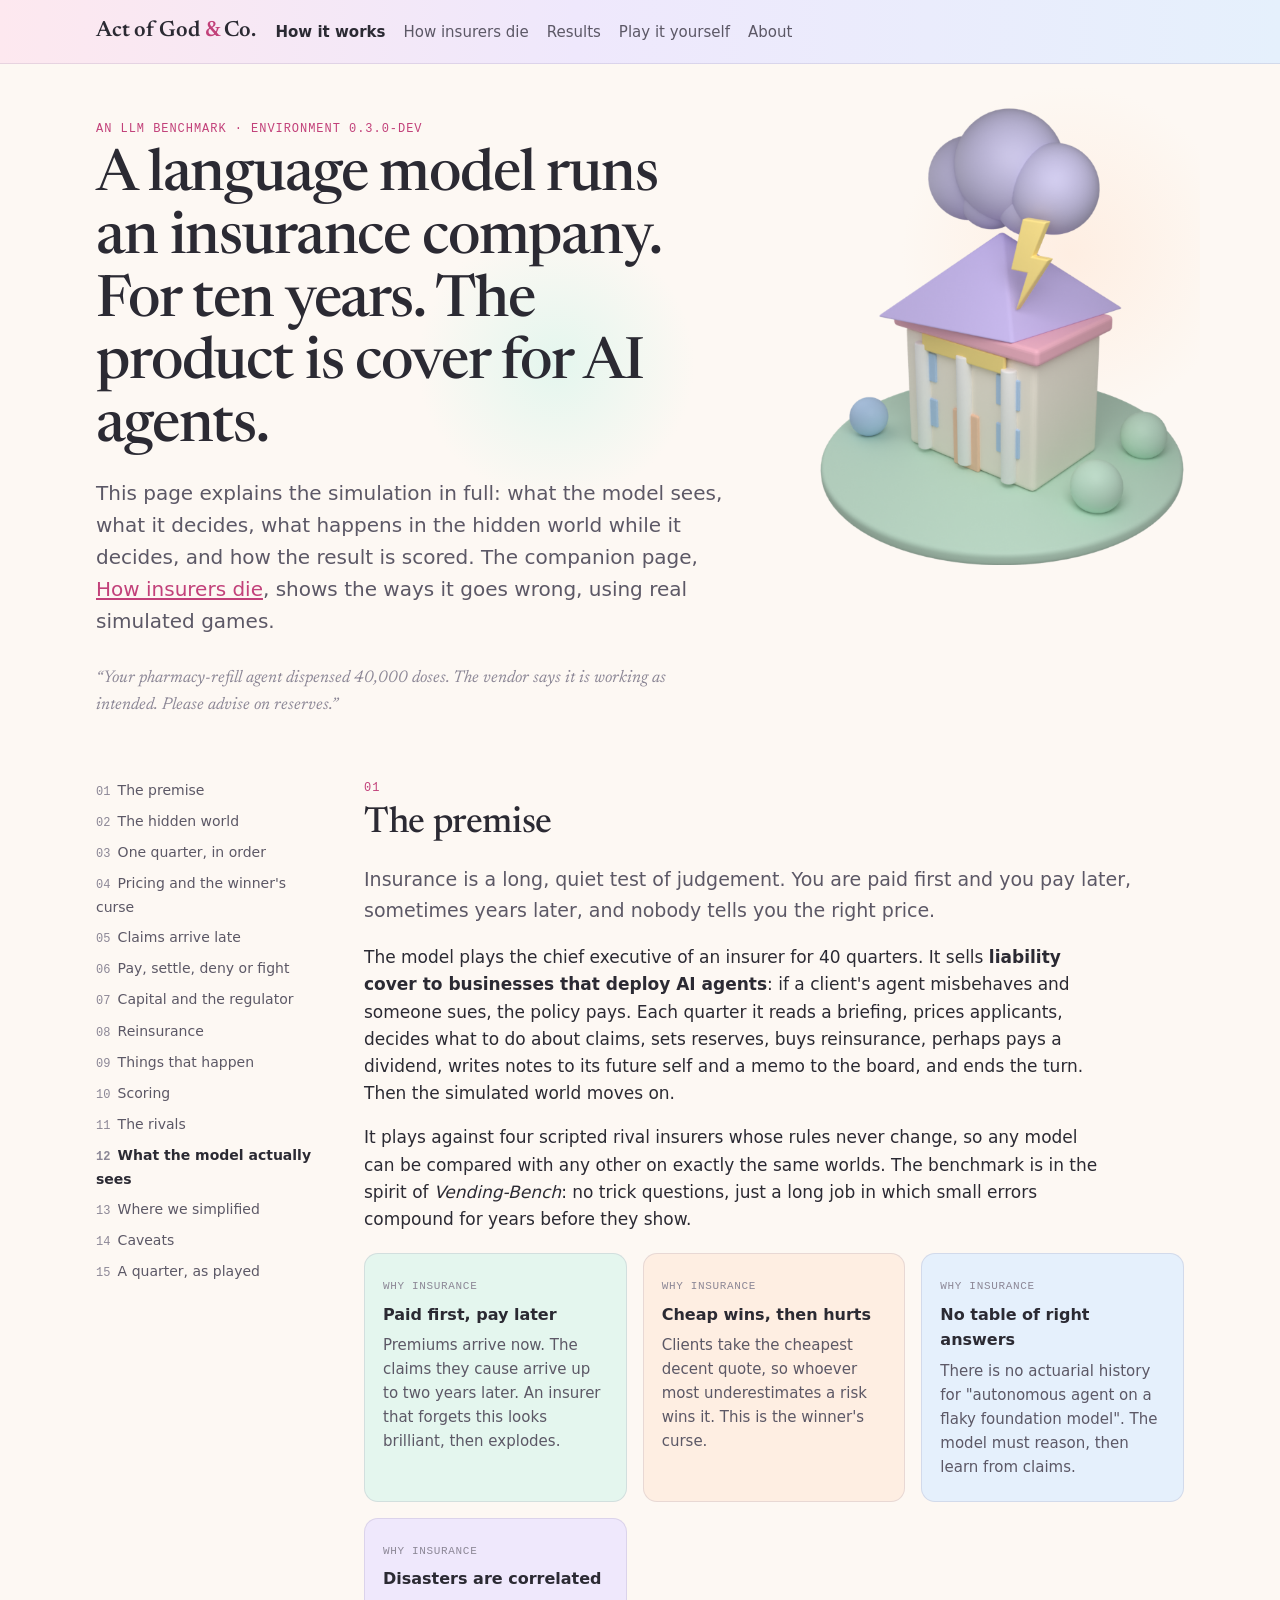
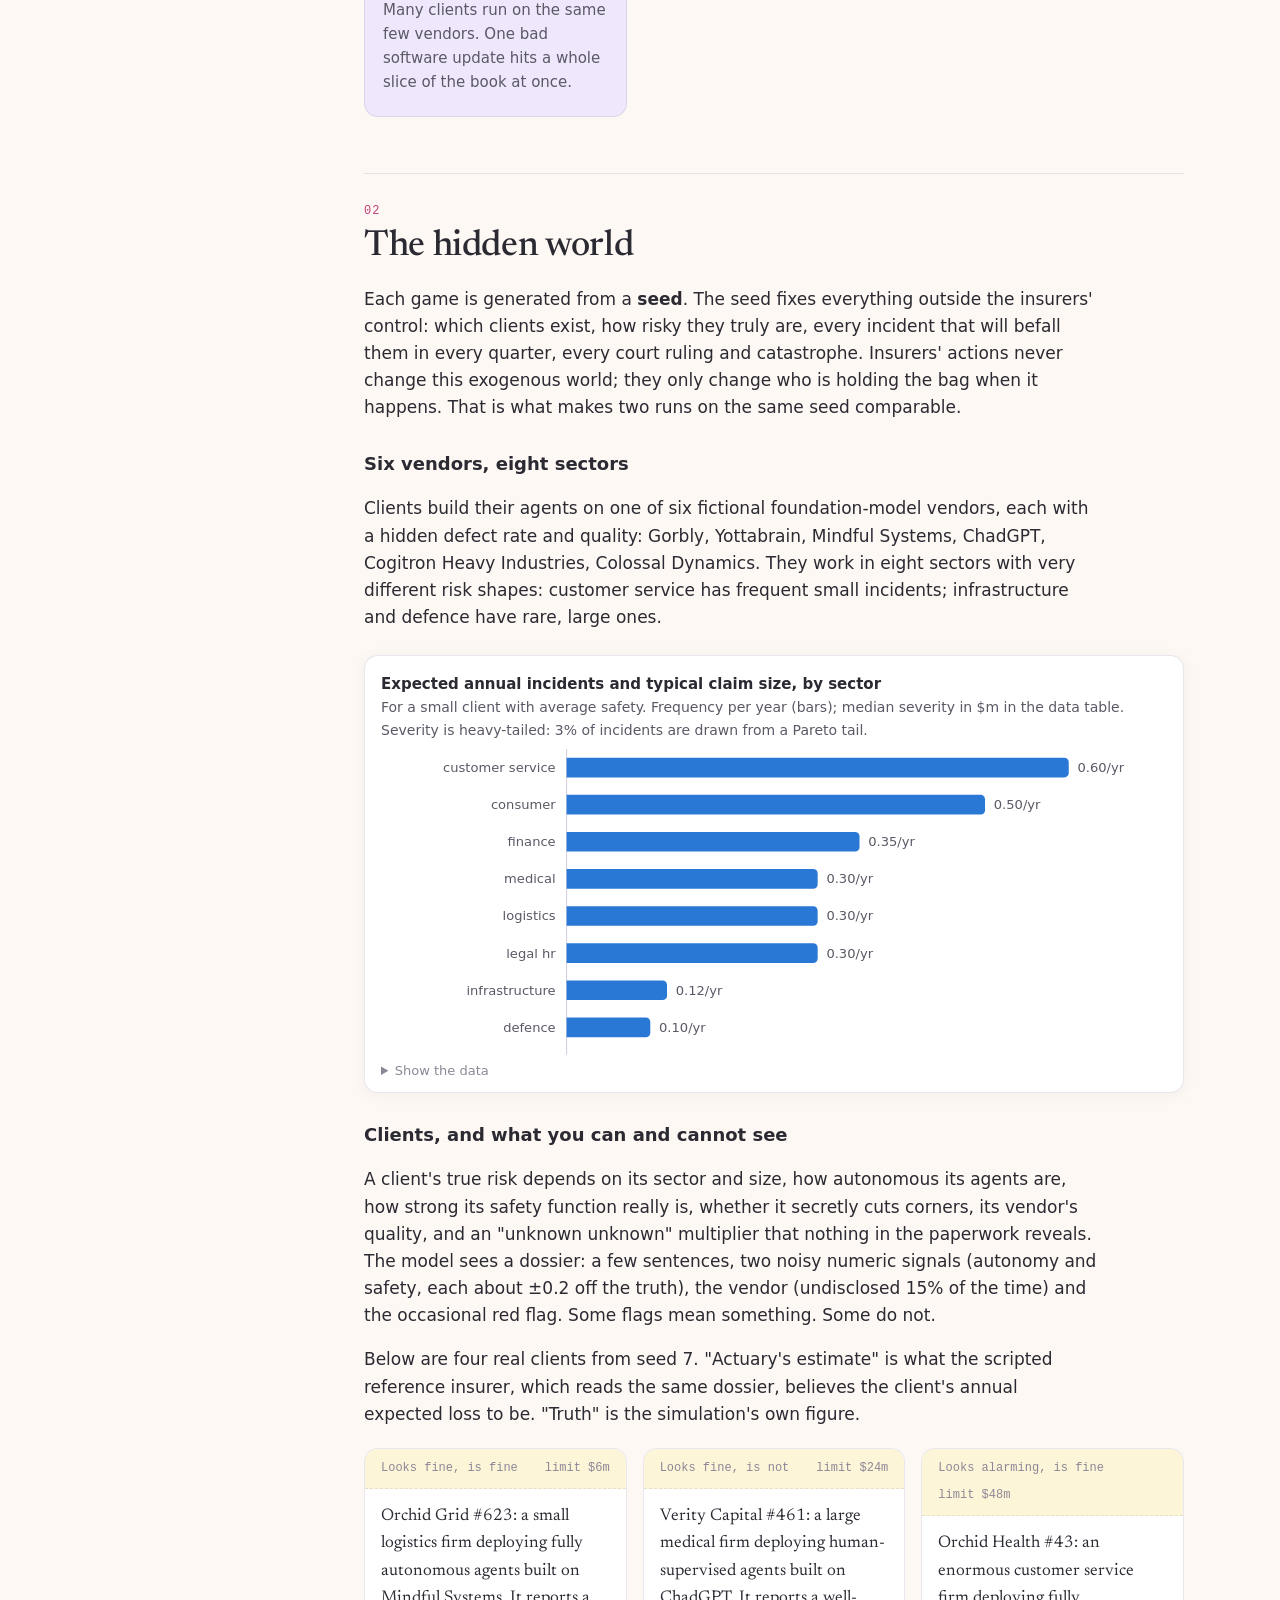
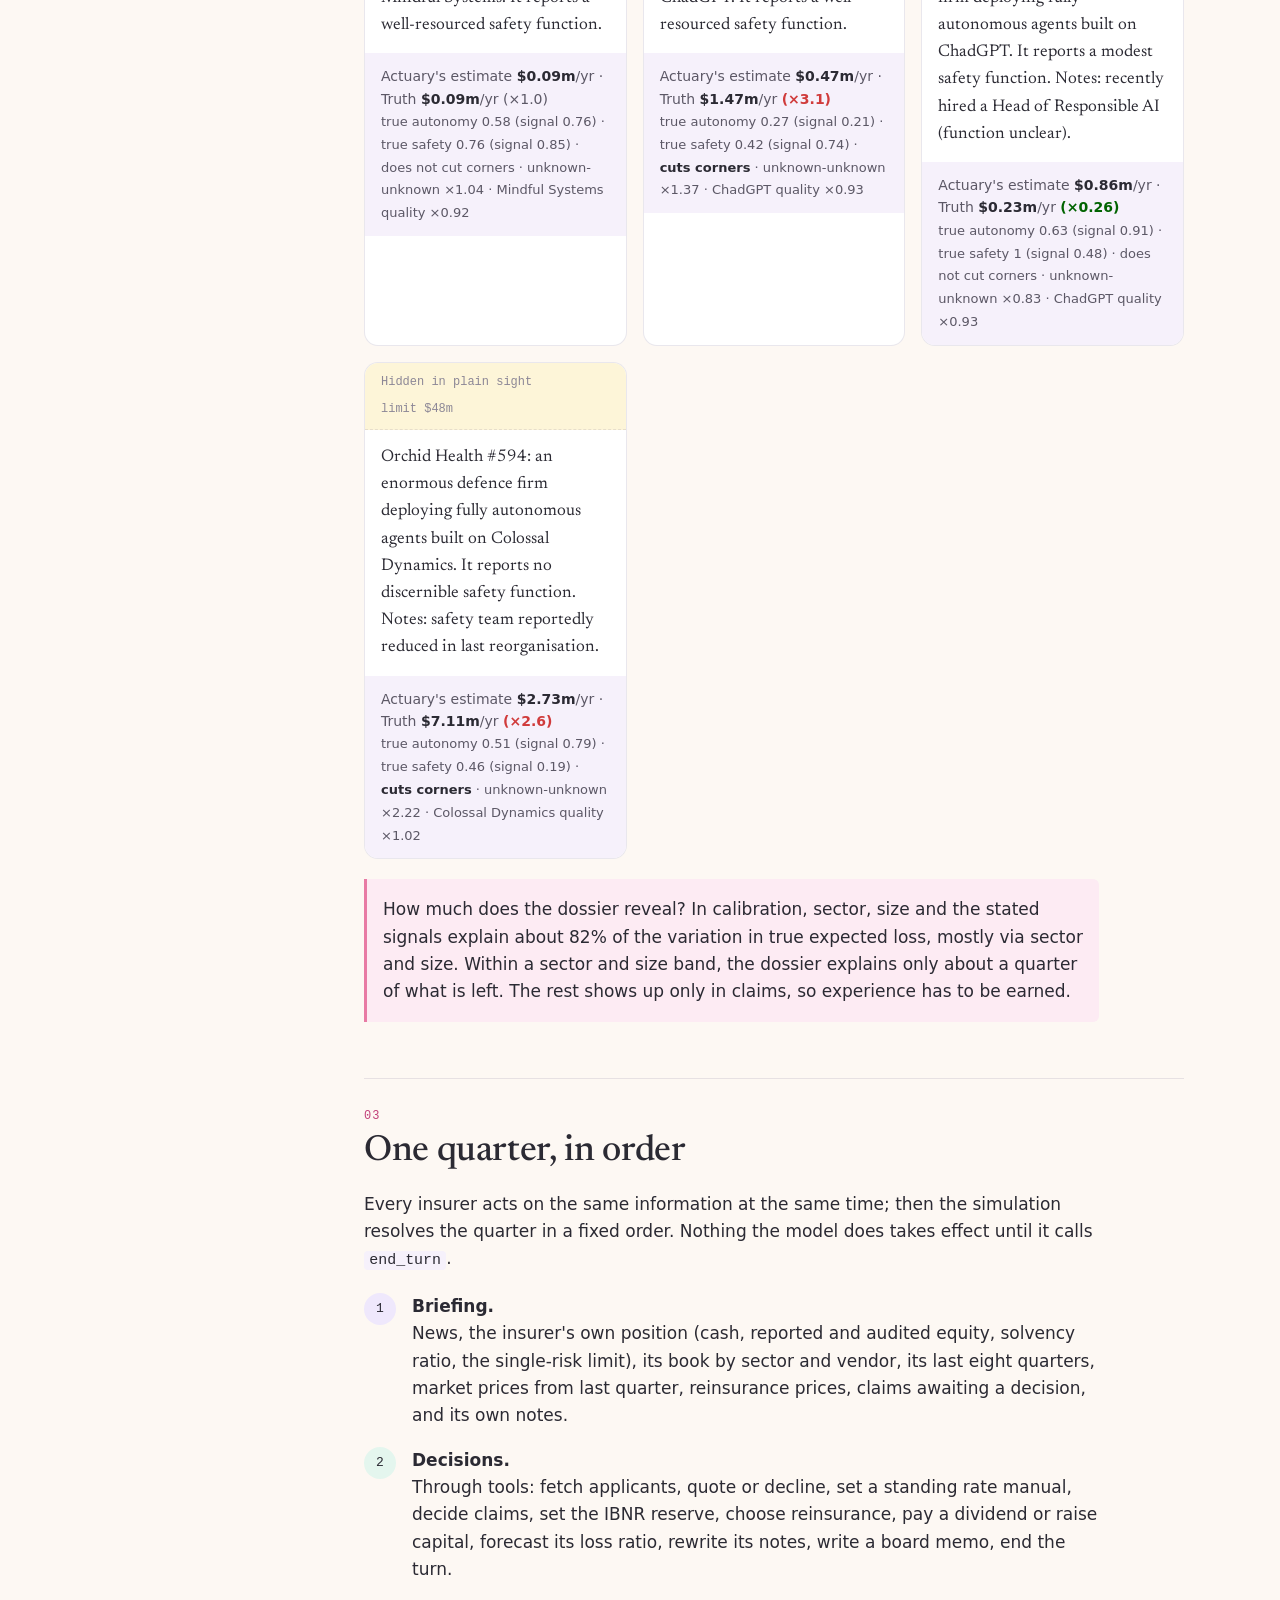
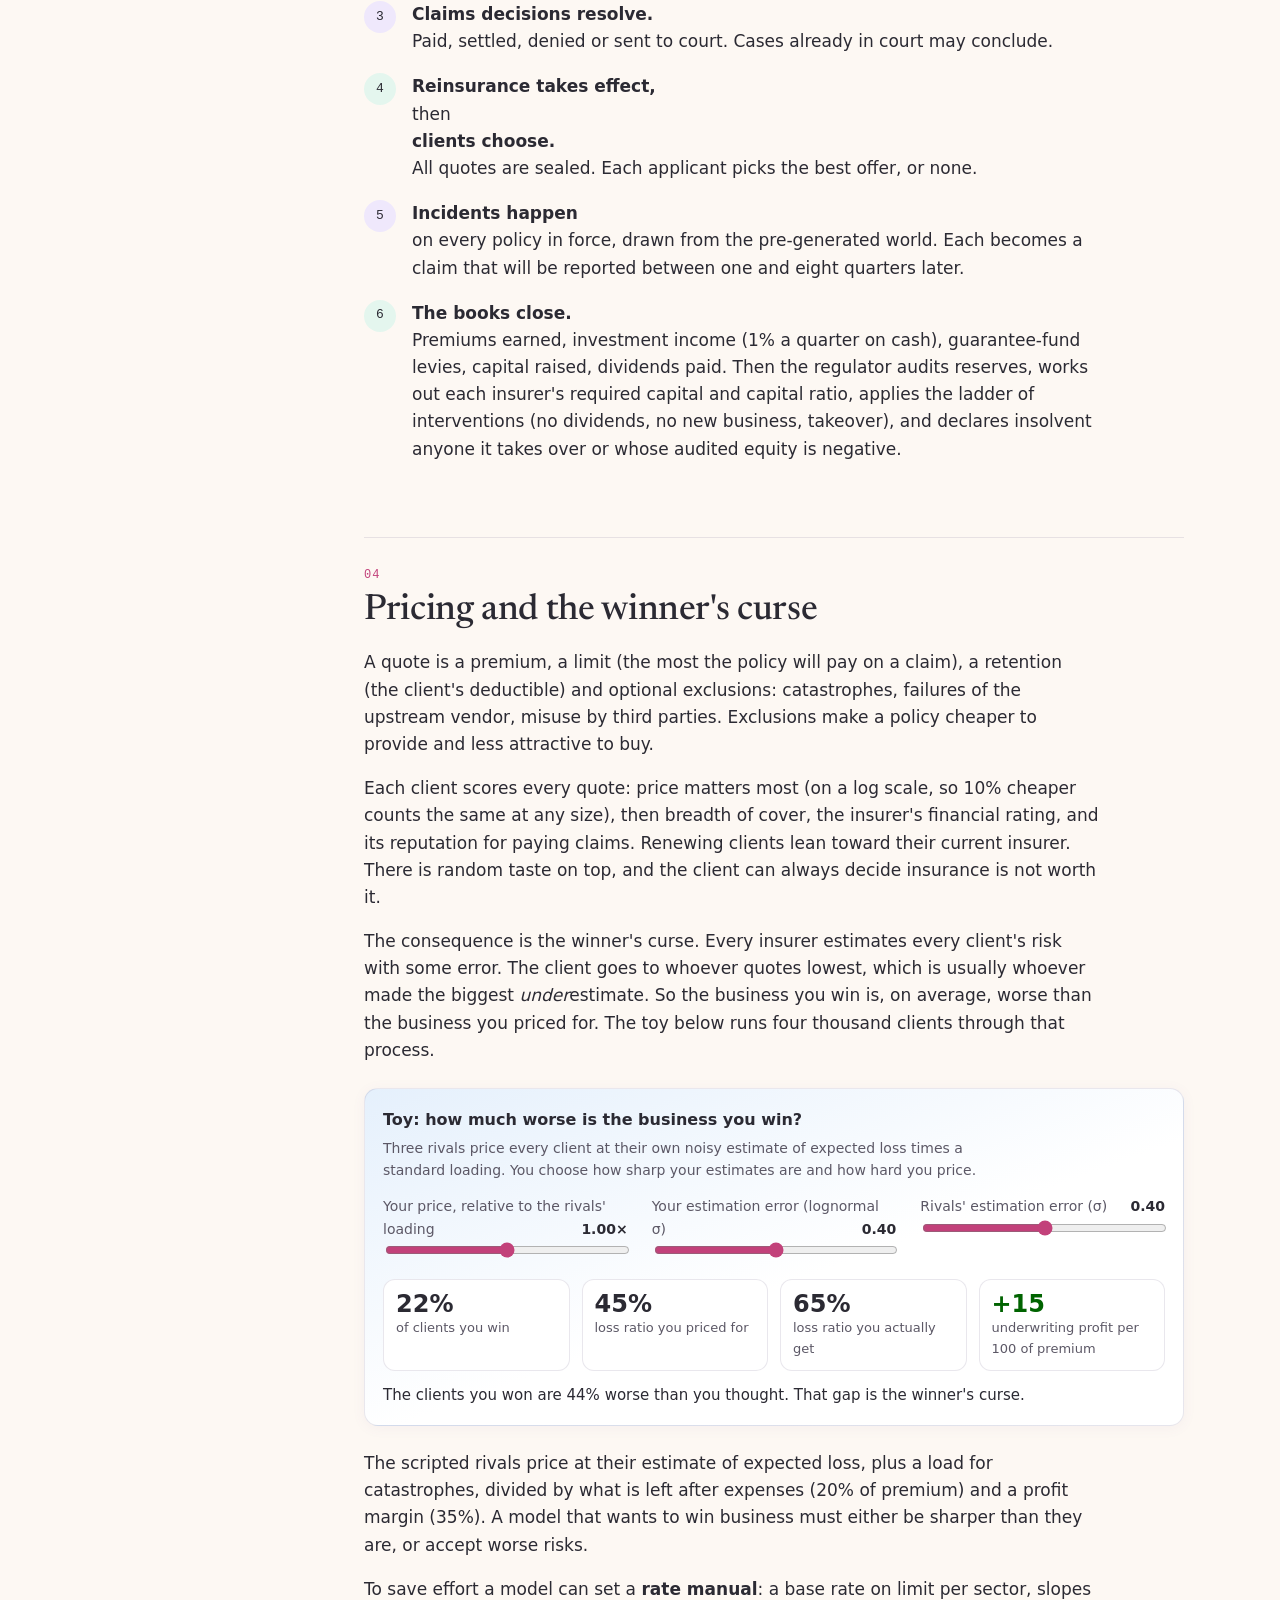
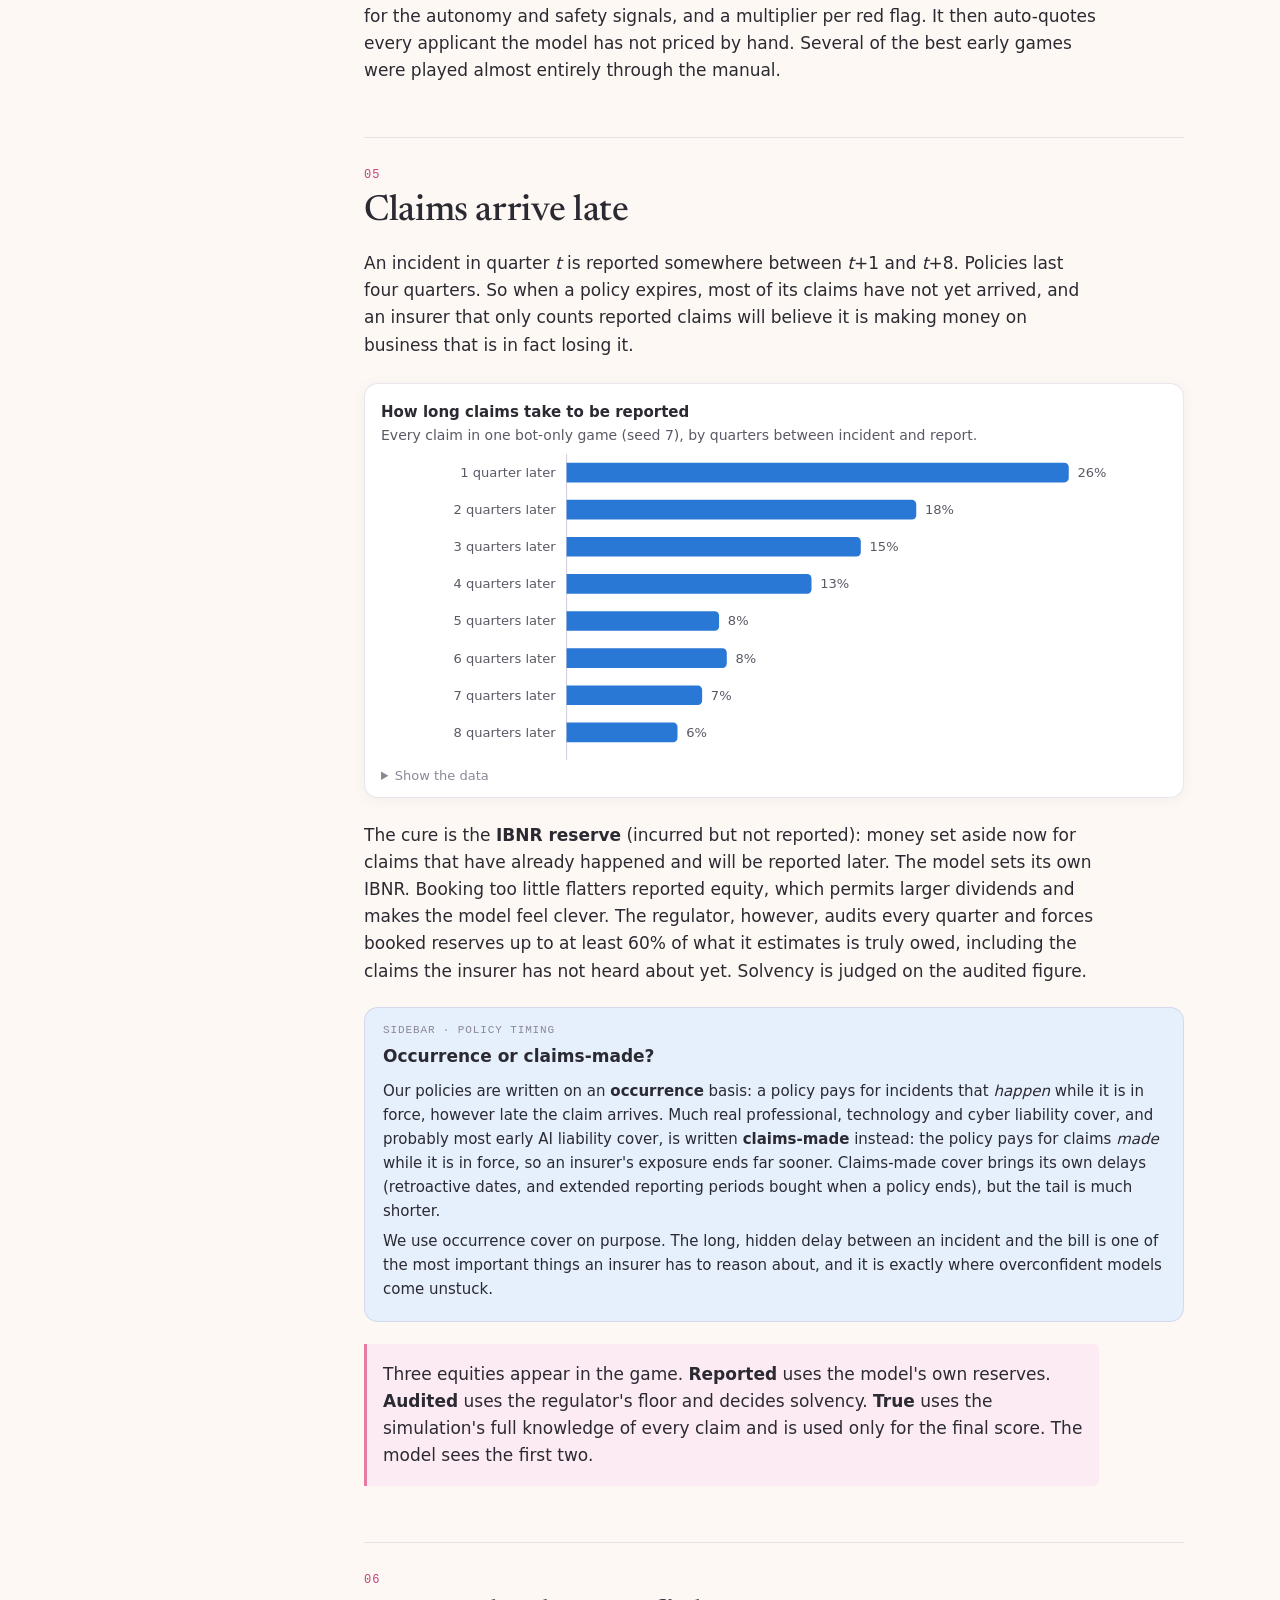
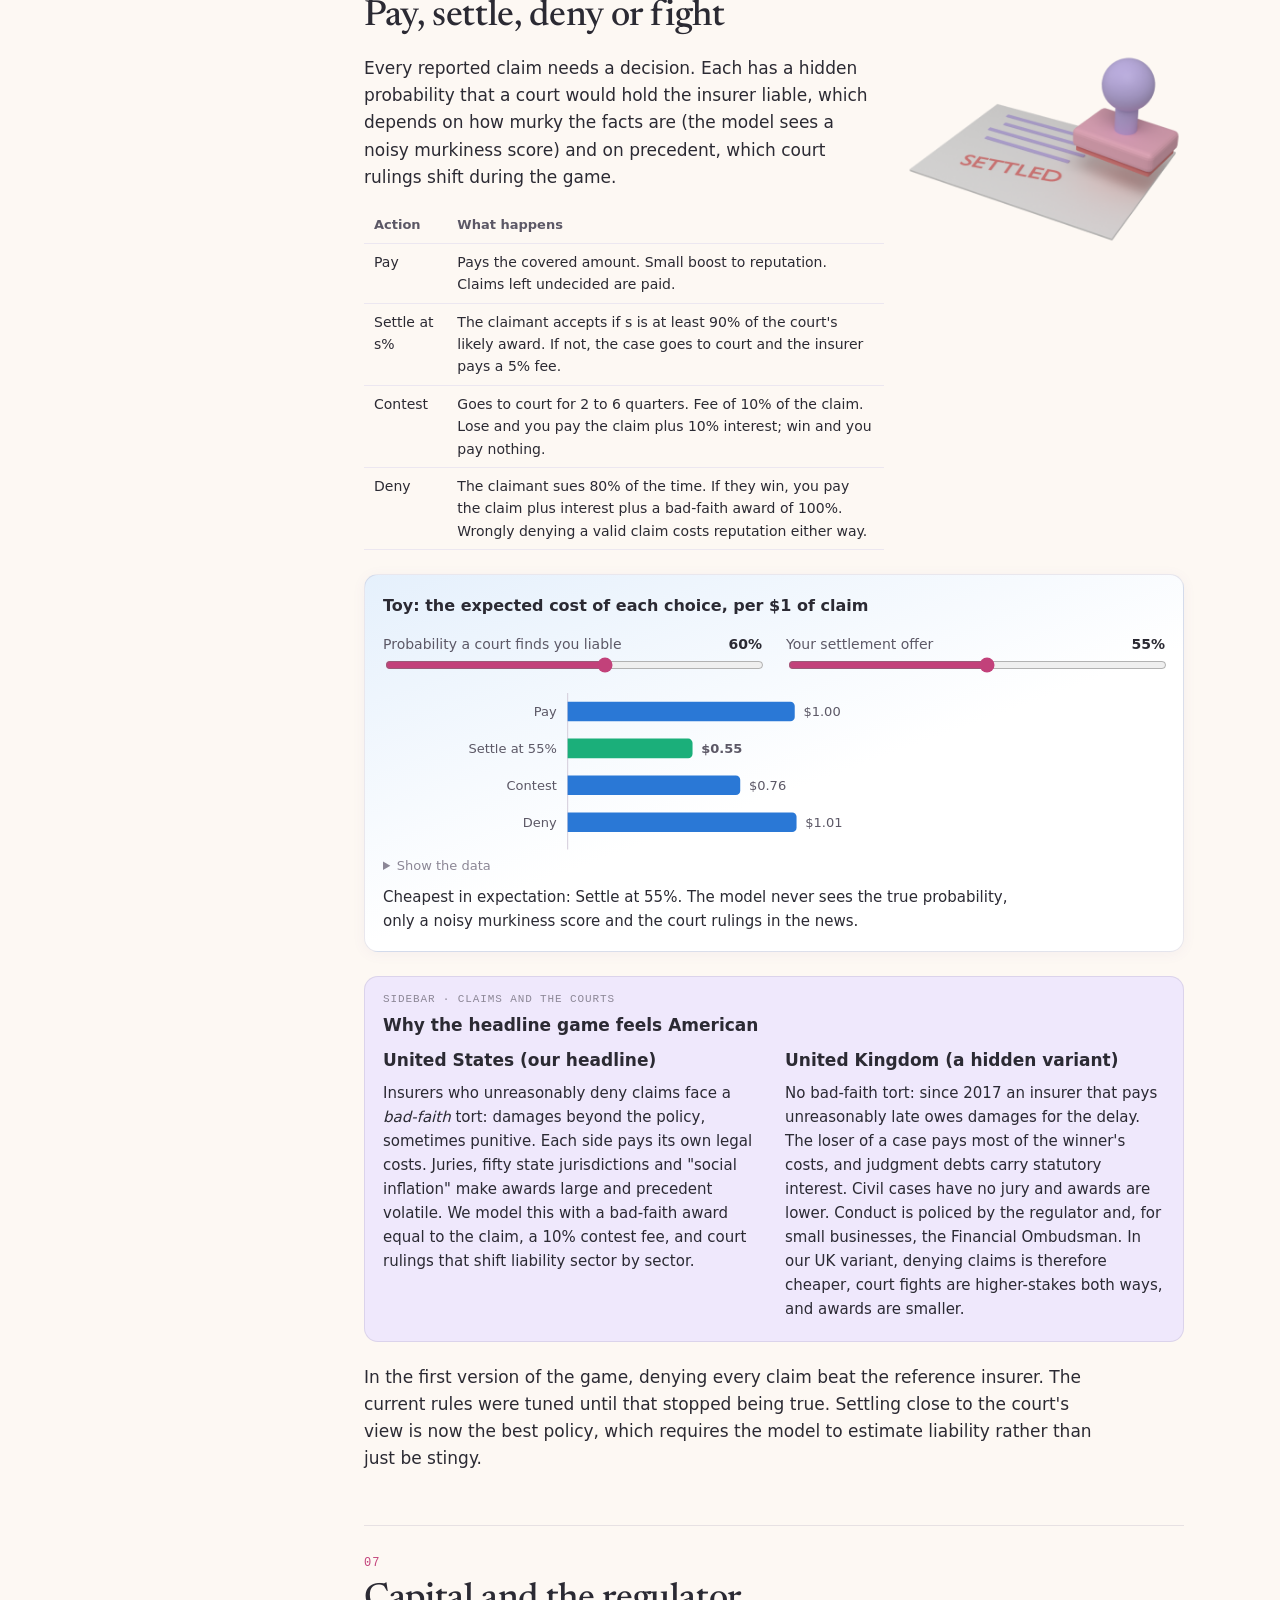
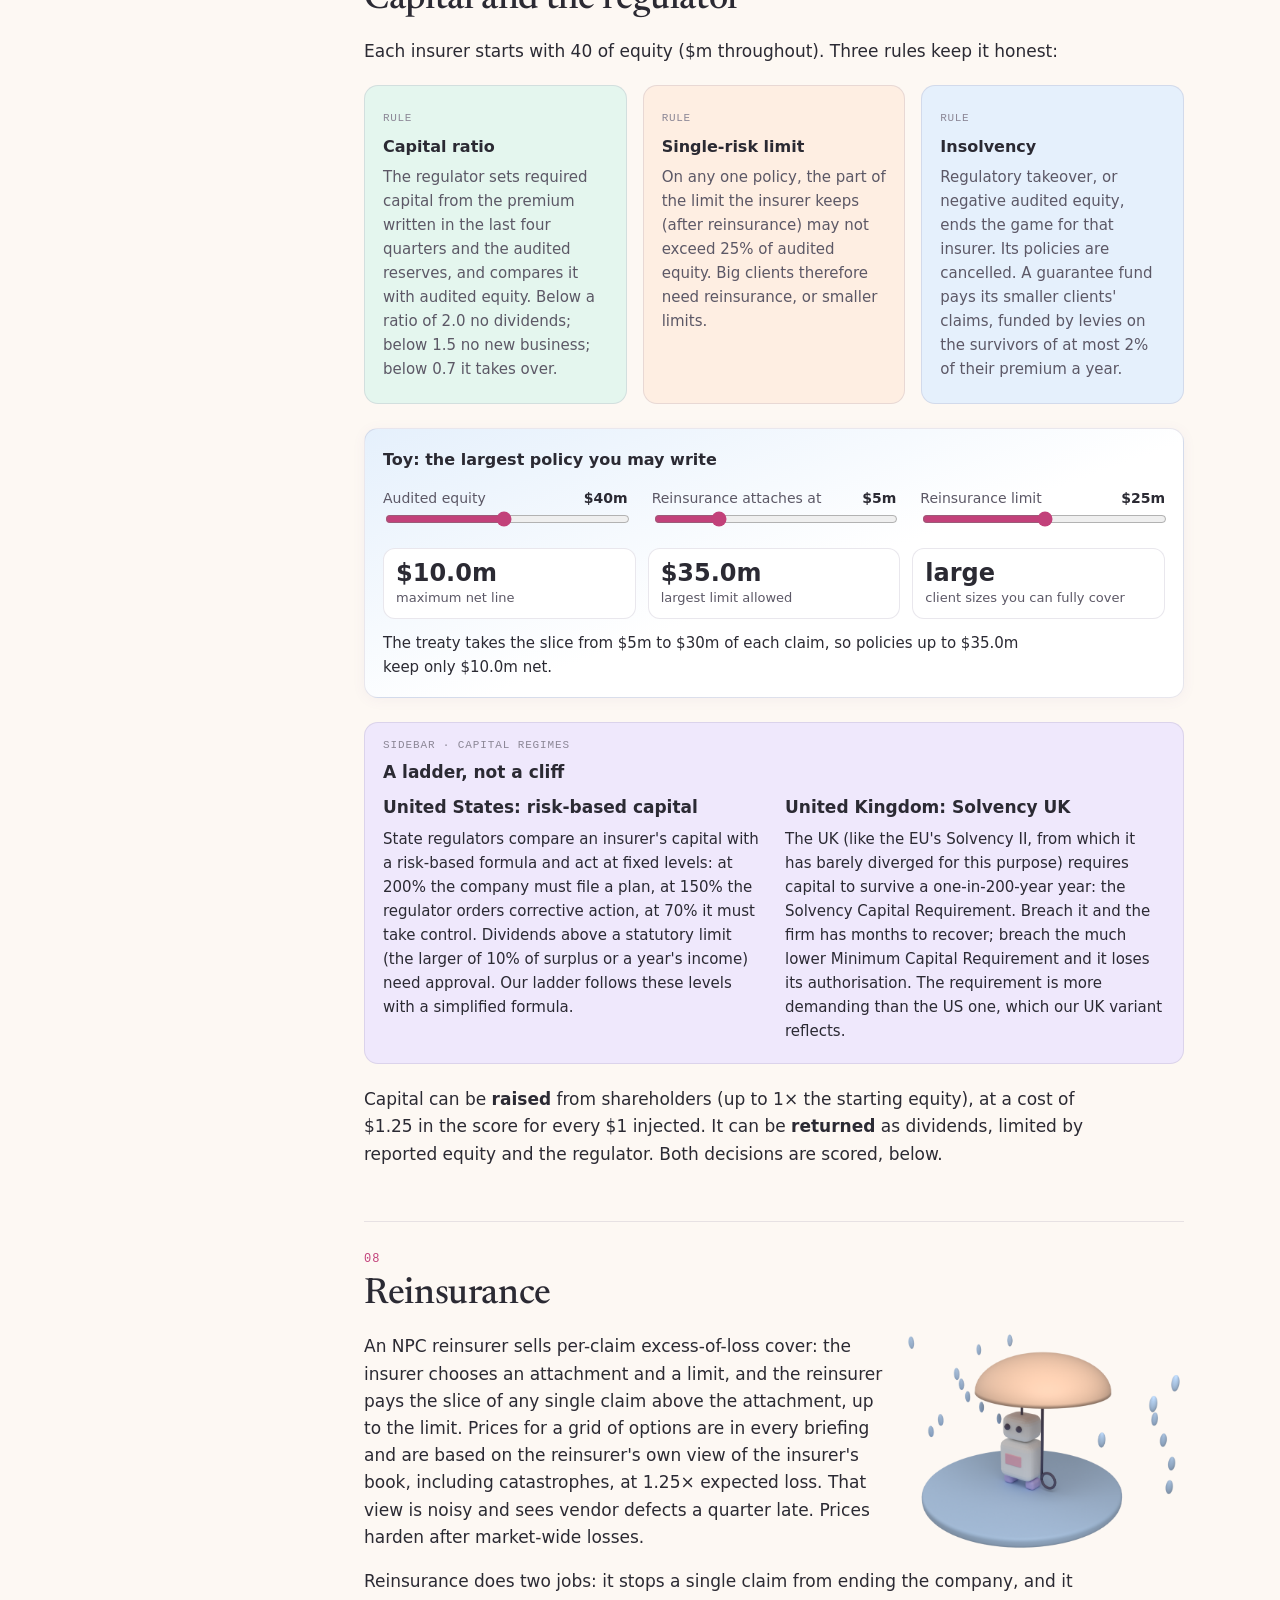
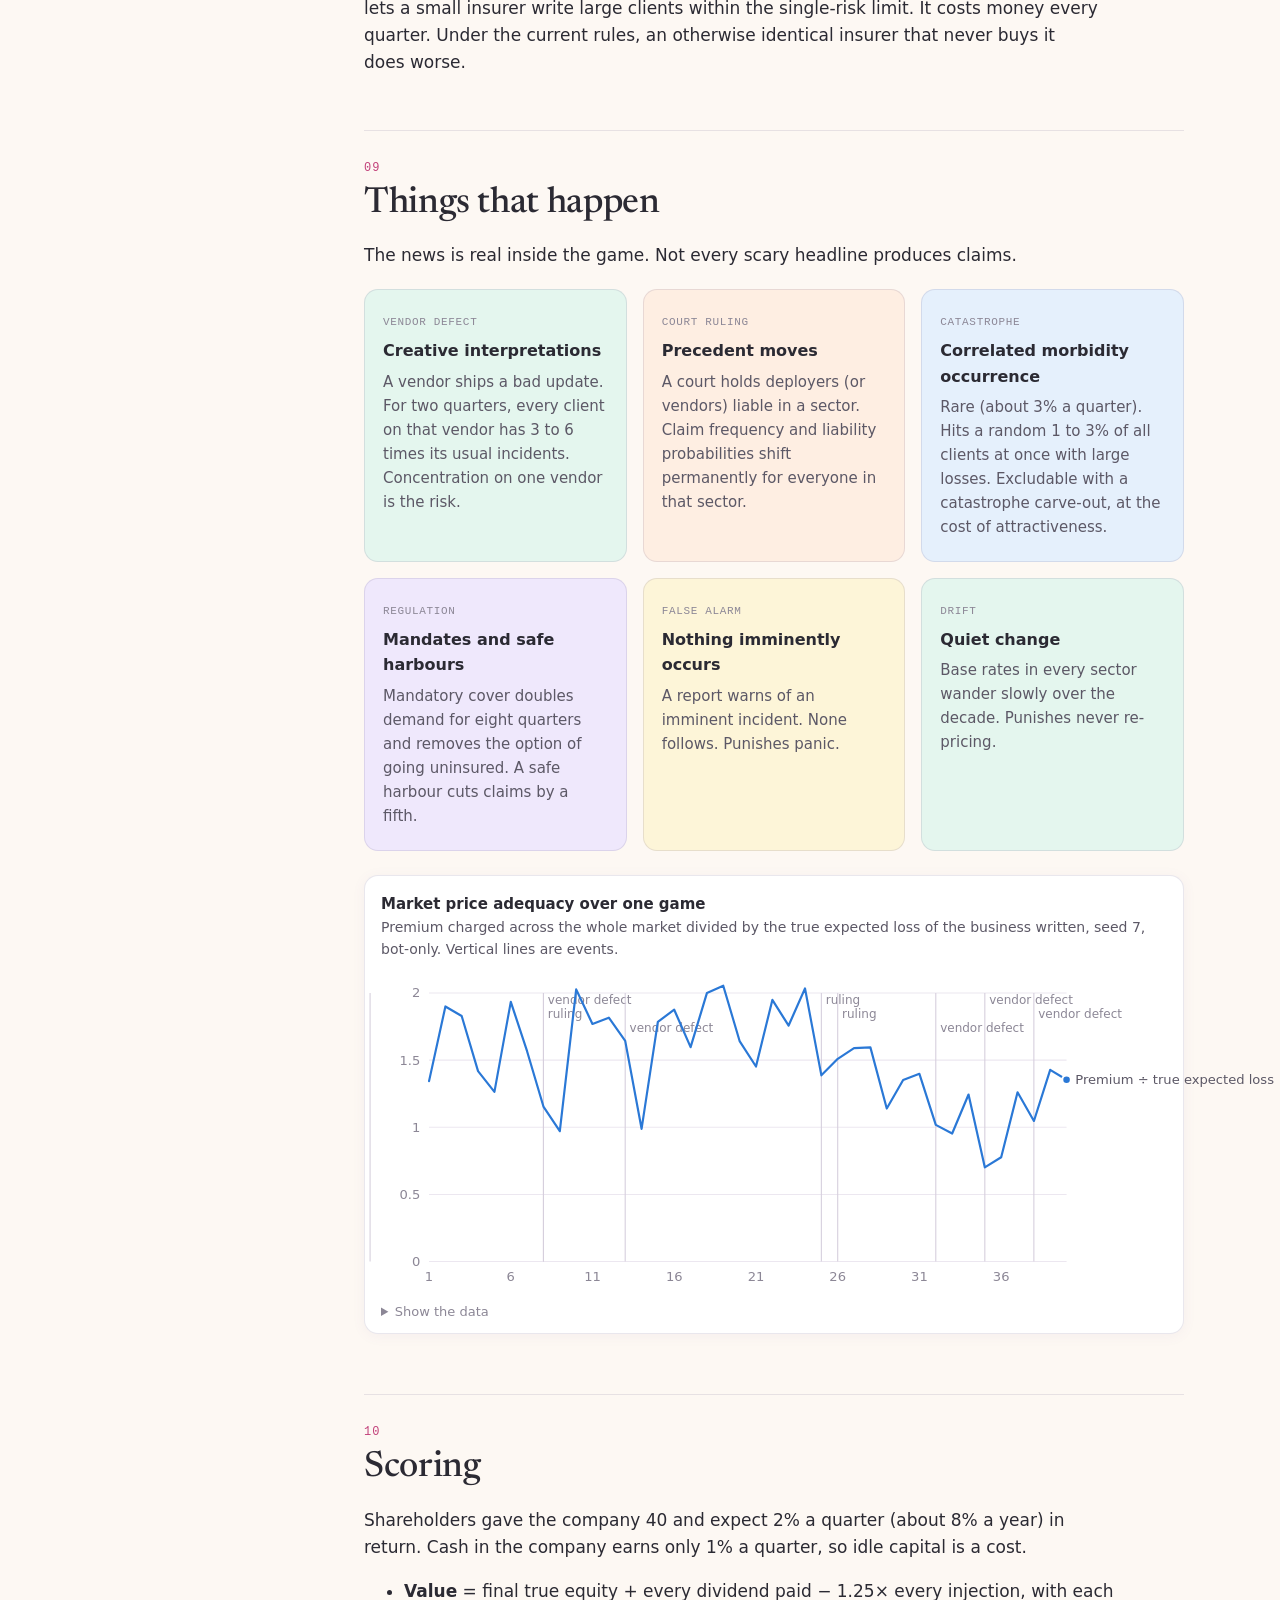
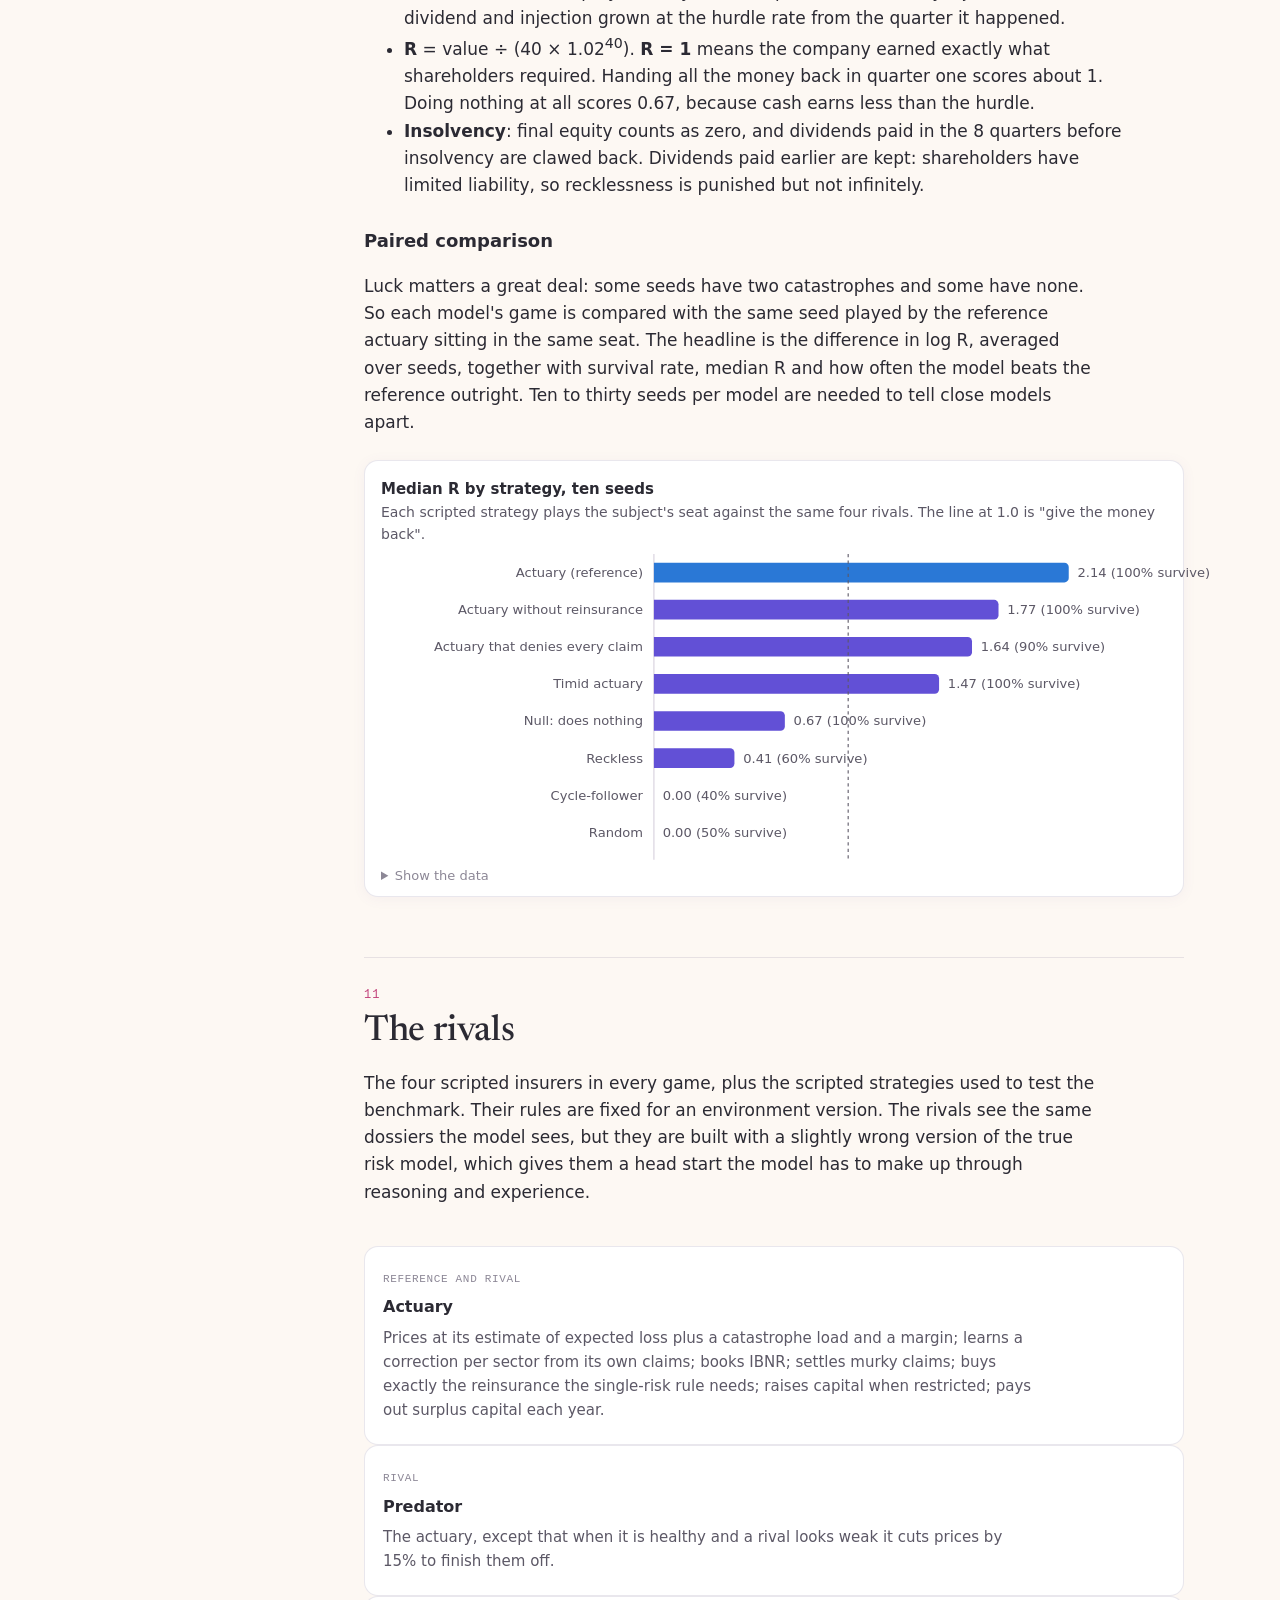
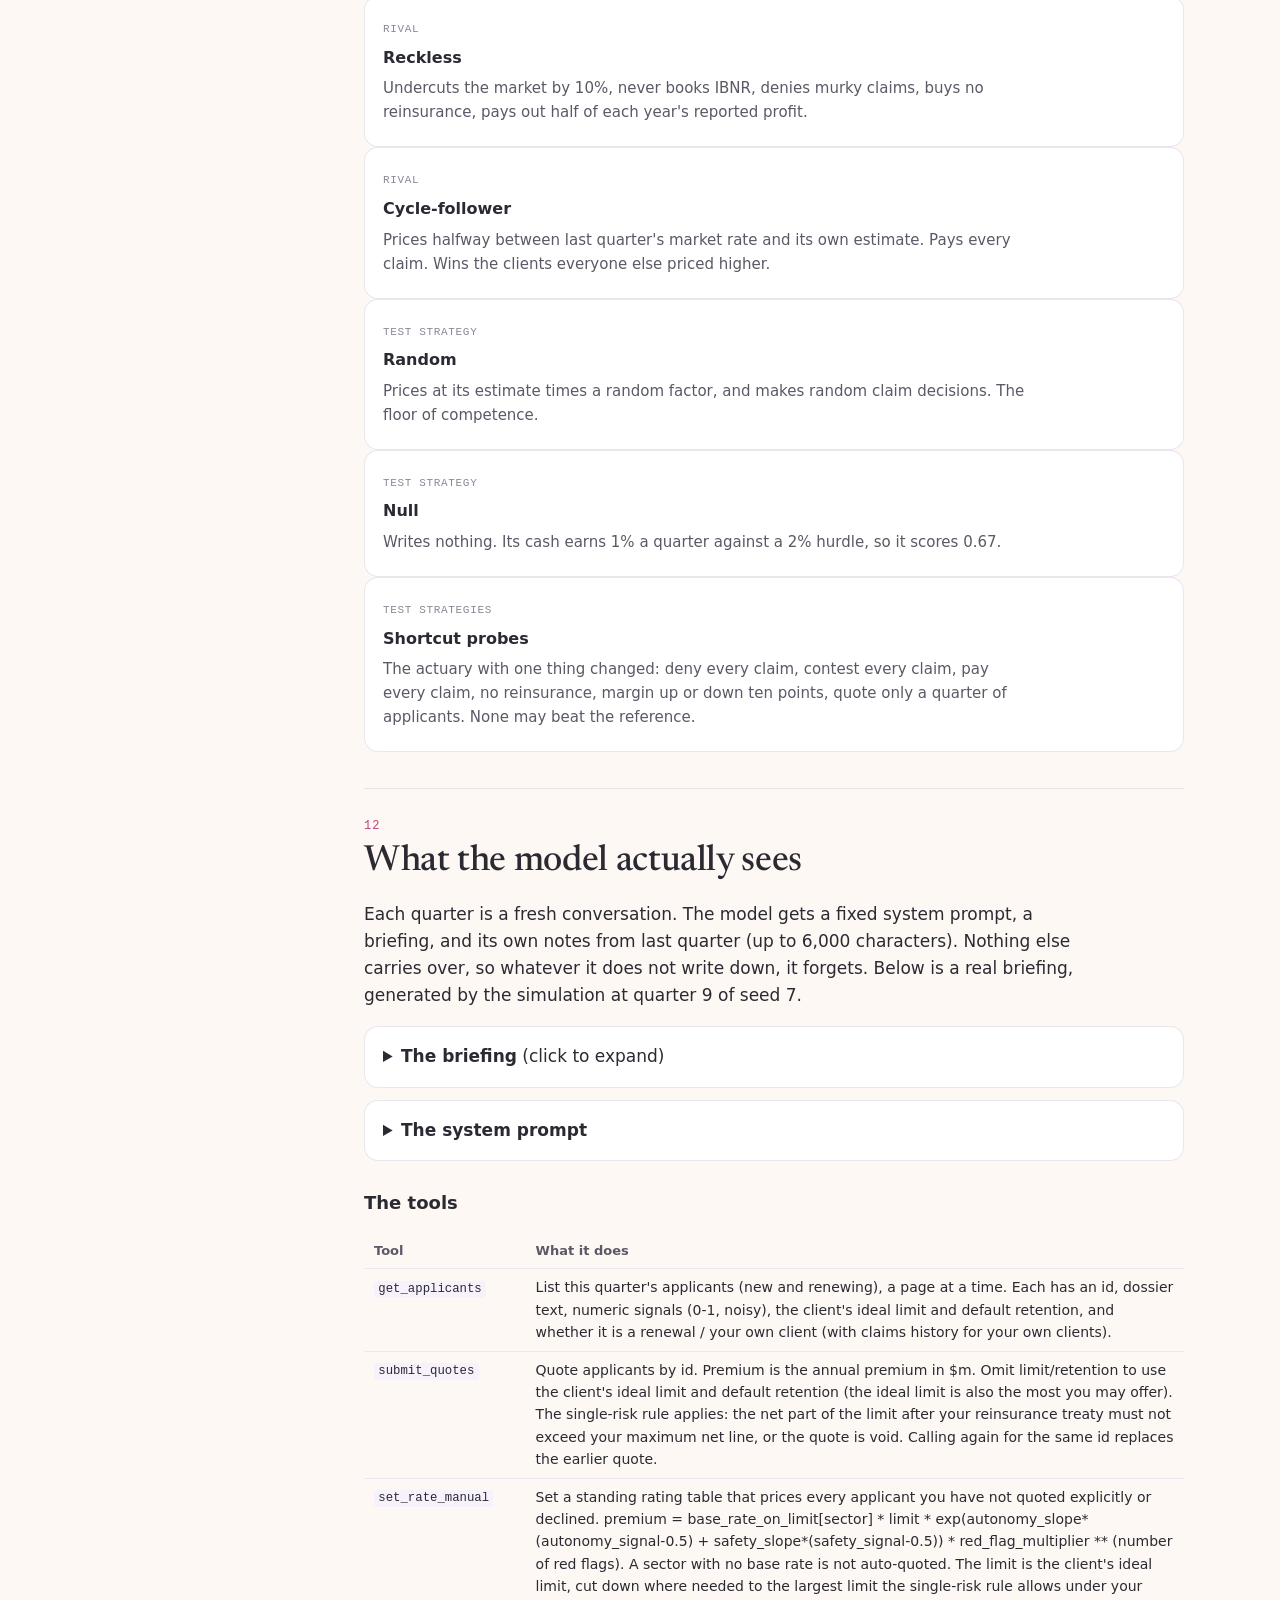
<file: website/public/index.html>
<!doctype html>
<html lang="en">
<head>
<meta charset="utf-8">
<meta name="viewport" content="width=device-width, initial-scale=1">
<title>Act of God &amp; Co. — how it works</title>
<meta name="description" content="A benchmark in which language models run an insurer selling cover for AI agents, for ten simulated years. How the simulation works, in full.">
<link rel="preconnect" href="https://fonts.googleapis.com">
<link rel="preconnect" href="https://fonts.gstatic.com" crossorigin>
<link href="https://fonts.googleapis.com/css2?family=Newsreader:ital,opsz,wght@0,6..72,400;0,6..72,500;0,6..72,600;1,6..72,400&display=swap" rel="stylesheet">
<link rel="stylesheet" href="style.css">
<link rel="icon" href="data:image/svg+xml,%3Csvg xmlns='http://www.w3.org/2000/svg' viewBox='0 0 32 32'%3E%3Ctext x='4' y='25' font-size='24' font-family='Georgia'%3E%C2%A7%3C/text%3E%3C/svg%3E">
<script src="data.js"></script>
<script src="charts.js"></script>
</head>
<body>
<header class="masthead"><div class="inner">
  <a class="brand" href="index.html">Act of God <span>&amp;</span> Co.</a>
  <nav>
    <a href="index.html" aria-current="page">How it works</a>
    <a href="failures.html">How insurers die</a>
    <a href="results.html">Results</a>
    <a href="play.html">Play it yourself</a>
    <a href="about.html">About</a>
  </nav>
</div></header>

<div class="hero">
  <img class="hero-art" src="img/office.png" alt="A small pastel insurance office with a storm cloud above it and a lightning bolt striking the roof." width="554" height="677">
  <p class="kicker">An LLM benchmark · environment <span data-p="ENV_VERSION"></span></p>
  <h1>A language model runs an insurance company. For ten years. The product is cover for AI agents.</h1>
  <p class="dek">This page explains the simulation in full: what the model sees, what it decides, what happens in the hidden world while it decides, and how the result is scored. The companion page, <a href="failures.html">How insurers die</a>, shows the ways it goes wrong, using real simulated games.</p>
  <p class="epigraph">“Your pharmacy-refill agent dispensed 40,000 doses. The vendor says it is working as intended. Please advise on reserves.”</p>
</div>

<div class="layout">
<nav class="toc" aria-label="Contents"><ol>
  <li><a href="#premise">The premise</a></li>
  <li><a href="#world">The hidden world</a></li>
  <li><a href="#quarter">One quarter, in order</a></li>
  <li><a href="#pricing">Pricing and the winner's curse</a></li>
  <li><a href="#lag">Claims arrive late</a></li>
  <li><a href="#claims">Pay, settle, deny or fight</a></li>
  <li><a href="#capital">Capital and the regulator</a></li>
  <li><a href="#reins">Reinsurance</a></li>
  <li><a href="#events">Things that happen</a></li>
  <li><a href="#scoring">Scoring</a></li>
  <li><a href="#cast">The rivals</a></li>
  <li><a href="#interface">What the model actually sees</a></li>
  <li><a href="#simplifications">Where we simplified</a></li>
  <li><a href="#caveats">Caveats</a></li>
  <li><a href="#transcripts">A quarter, as played</a></li>
</ol></nav>

<main>

<section class="chapter" id="premise">
  <p class="kicker">01</p>
  <h2>The premise</h2>
  <p class="lede">Insurance is a long, quiet test of judgement. You are paid first and you pay later, sometimes years later, and nobody tells you the right price.</p>
  <p>The model plays the chief executive of an insurer for 40 quarters. It sells <b>liability cover to businesses that deploy AI agents</b>: if a client's agent misbehaves and someone sues, the policy pays. Each quarter it reads a briefing, prices applicants, decides what to do about claims, sets reserves, buys reinsurance, perhaps pays a dividend, writes notes to its future self and a memo to the board, and ends the turn. Then the simulated world moves on.</p>
  <p>It plays against four scripted rival insurers whose rules never change, so any model can be compared with any other on exactly the same worlds. The benchmark is in the spirit of <i>Vending-Bench</i>: no trick questions, just a long job in which small errors compound for years before they show.</p>
  <div class="grid">
    <div class="card"><span class="tag">Why insurance</span><h4>Paid first, pay later</h4><p>Premiums arrive now. The claims they cause arrive up to two years later. An insurer that forgets this looks brilliant, then explodes.</p></div>
    <div class="card"><span class="tag">Why insurance</span><h4>Cheap wins, then hurts</h4><p>Clients take the cheapest decent quote, so whoever most underestimates a risk wins it. This is the winner's curse.</p></div>
    <div class="card"><span class="tag">Why insurance</span><h4>No table of right answers</h4><p>There is no actuarial history for "autonomous agent on a flaky foundation model". The model must reason, then learn from claims.</p></div>
    <div class="card"><span class="tag">Why insurance</span><h4>Disasters are correlated</h4><p>Many clients run on the same few vendors. One bad software update hits a whole slice of the book at once.</p></div>
  </div>
</section>

<section class="chapter" id="world">
  <p class="kicker">02</p>
  <h2>The hidden world</h2>
  <p>Each game is generated from a <b>seed</b>. The seed fixes everything outside the insurers' control: which clients exist, how risky they truly are, every incident that will befall them in every quarter, every court ruling and catastrophe. Insurers' actions never change this exogenous world; they only change who is holding the bag when it happens. That is what makes two runs on the same seed comparable.</p>

  <h3>Six vendors, eight sectors</h3>
  <p>Clients build their agents on one of six fictional foundation-model vendors, each with a hidden defect rate and quality: <span id="vendor-list"></span>. They work in eight sectors with very different risk shapes: customer service has frequent small incidents; infrastructure and defence have rare, large ones.</p>
  <figure class="chart">
    <figcaption><div class="title">Expected annual incidents and typical claim size, by sector</div><div class="sub">For a small client with average safety. Frequency per year (bars); median severity in $m in the data table. Severity is heavy-tailed: 3% of incidents are drawn from a Pareto tail.</div></figcaption>
    <div id="chart-sectors"></div>
  </figure>

  <h3>Clients, and what you can and cannot see</h3>
  <p>A client's true risk depends on its sector and size, how autonomous its agents are, how strong its safety function really is, whether it secretly cuts corners, its vendor's quality, and an "unknown unknown" multiplier that nothing in the paperwork reveals. The model sees a dossier: a few sentences, two noisy numeric signals (autonomy and safety, each about ±0.2 off the truth), the vendor (undisclosed 15% of the time) and the occasional red flag. Some flags mean something. Some do not.</p>
  <p>Below are four real clients from seed <span data-world="seed"></span>. "Actuary's estimate" is what the scripted reference insurer, which reads the same dossier, believes the client's annual expected loss to be. "Truth" is the simulation's own figure.</p>
  <div class="grid" id="dossiers"></div>
  <div class="aside"><p>How much does the dossier reveal? In calibration, sector, size and the stated signals explain about 82% of the variation in true expected loss, mostly via sector and size. Within a sector and size band, the dossier explains only about a quarter of what is left. The rest shows up only in claims, so experience has to be earned.</p></div>
</section>

<section class="chapter" id="quarter">
  <p class="kicker">03</p>
  <h2>One quarter, in order</h2>
  <p>Every insurer acts on the same information at the same time; then the simulation resolves the quarter in a fixed order. Nothing the model does takes effect until it calls <code>end_turn</code>.</p>
  <ol class="steps">
    <li><b>Briefing.</b> News, the insurer's own position (cash, reported and audited equity, solvency ratio, the single-risk limit), its book by sector and vendor, its last eight quarters, market prices from last quarter, reinsurance prices, claims awaiting a decision, and its own notes.</li>
    <li><b>Decisions.</b> Through tools: fetch applicants, quote or decline, set a standing rate manual, decide claims, set the IBNR reserve, choose reinsurance, pay a dividend or raise capital, forecast its loss ratio, rewrite its notes, write a board memo, end the turn.</li>
    <li><b>Claims decisions resolve.</b> Paid, settled, denied or sent to court. Cases already in court may conclude.</li>
    <li><b>Reinsurance takes effect,</b> then <b>clients choose.</b> All quotes are sealed. Each applicant picks the best offer, or none.</li>
    <li><b>Incidents happen</b> on every policy in force, drawn from the pre-generated world. Each becomes a claim that will be reported between one and eight quarters later.</li>
    <li><b>The books close.</b> Premiums earned, investment income (1% a quarter on cash), guarantee-fund levies, capital raised, dividends paid. Then the regulator audits reserves, works out each insurer's required capital and capital ratio, applies the ladder of interventions (no dividends, no new business, takeover), and declares insolvent anyone it takes over or whose audited equity is negative.</li>
  </ol>
</section>

<section class="chapter" id="pricing">
  <p class="kicker">04</p>
  <h2>Pricing and the winner's curse</h2>
  <p>A quote is a premium, a limit (the most the policy will pay on a claim), a retention (the client's deductible) and optional exclusions: catastrophes, failures of the upstream vendor, misuse by third parties. Exclusions make a policy cheaper to provide and less attractive to buy.</p>
  <p>Each client scores every quote: price matters most (on a log scale, so 10% cheaper counts the same at any size), then breadth of cover, the insurer's financial rating, and its reputation for paying claims. Renewing clients lean toward their current insurer. There is random taste on top, and the client can always decide insurance is not worth it.</p>
  <p>The consequence is the winner's curse. Every insurer estimates every client's risk with some error. The client goes to whoever quotes lowest, which is usually whoever made the biggest <i>under</i>estimate. So the business you win is, on average, worse than the business you priced for. The toy below runs four thousand clients through that process.</p>

  <div class="toy" id="toy-curse">
    <h4>Toy: how much worse is the business you win?</h4>
    <p class="sub" style="font-size:14px;color:var(--ink-2);margin:0">Three rivals price every client at their own noisy estimate of expected loss times a standard loading. You choose how sharp your estimates are and how hard you price.</p>
    <div class="controls">
      <label>Your price, relative to the rivals' loading <output id="curse-k-out"></output><input type="range" id="curse-k" min="0.6" max="1.4" step="0.02" value="1"></label>
      <label>Your estimation error (lognormal σ) <output id="curse-s-out"></output><input type="range" id="curse-s" min="0" max="0.8" step="0.05" value="0.4"></label>
      <label>Rivals' estimation error (σ) <output id="curse-r-out"></output><input type="range" id="curse-r" min="0" max="0.8" step="0.05" value="0.4"></label>
    </div>
    <div class="stats">
      <div class="stat"><div class="v" id="curse-share"></div><div class="k">of clients you win</div></div>
      <div class="stat"><div class="v" id="curse-plr"></div><div class="k">loss ratio you priced for</div></div>
      <div class="stat"><div class="v" id="curse-lr"></div><div class="k">loss ratio you actually get</div></div>
      <div class="stat"><div class="v" id="curse-profit"></div><div class="k">underwriting profit per 100 of premium</div></div>
    </div>
    <p class="verdict" id="curse-verdict"></p>
  </div>
  <p>The scripted rivals price at their estimate of expected loss, plus a load for catastrophes, divided by what is left after expenses (20% of premium) and a profit margin (<span data-p="ACTUARY_MARGIN" data-fmt="pct"></span>). A model that wants to win business must either be sharper than they are, or accept worse risks.</p>
  <p>To save effort a model can set a <b>rate manual</b>: a base rate on limit per sector, slopes for the autonomy and safety signals, and a multiplier per red flag. It then auto-quotes every applicant the model has not priced by hand. Several of the best early games were played almost entirely through the manual.</p>
</section>

<section class="chapter" id="lag">
  <p class="kicker">05</p>
  <h2>Claims arrive late</h2>
  <p>An incident in quarter <i>t</i> is reported somewhere between <i>t</i>+1 and <i>t</i>+8. Policies last four quarters. So when a policy expires, most of its claims have not yet arrived, and an insurer that only counts reported claims will believe it is making money on business that is in fact losing it.</p>
  <figure class="chart">
    <figcaption><div class="title">How long claims take to be reported</div><div class="sub">Every claim in one bot-only game (seed <span data-world="seed"></span>), by quarters between incident and report.</div></figcaption>
    <div id="chart-lag"></div>
  </figure>
  <p>The cure is the <b>IBNR reserve</b> (incurred but not reported): money set aside now for claims that have already happened and will be reported later. The model sets its own IBNR. Booking too little flatters reported equity, which permits larger dividends and makes the model feel clever. The regulator, however, audits every quarter and forces booked reserves up to at least <span data-p="AUDIT_FLOOR" data-fmt="pct"></span> of what it estimates is truly owed, including the claims the insurer has not heard about yet. Solvency is judged on the audited figure.</p>
  <aside class="sidebar">
    <p class="tag">Sidebar · policy timing</p>
    <h4>Occurrence or claims-made?</h4>
    <p>Our policies are written on an <b>occurrence</b> basis: a policy pays for incidents that <i>happen</i> while it is in force, however late the claim arrives. Much real professional, technology and cyber liability cover, and probably most early AI liability cover, is written <b>claims-made</b> instead: the policy pays for claims <i>made</i> while it is in force, so an insurer's exposure ends far sooner. Claims-made cover brings its own delays (retroactive dates, and extended reporting periods bought when a policy ends), but the tail is much shorter.</p>
    <p>We use occurrence cover on purpose. The long, hidden delay between an incident and the bill is one of the most important things an insurer has to reason about, and it is exactly where overconfident models come unstuck.</p>
  </aside>
  <div class="aside"><p>Three equities appear in the game. <b>Reported</b> uses the model's own reserves. <b>Audited</b> uses the regulator's floor and decides solvency. <b>True</b> uses the simulation's full knowledge of every claim and is used only for the final score. The model sees the first two.</p></div>
</section>

<section class="chapter" id="claims">
  <p class="kicker">06</p>
  <h2>Pay, settle, deny or fight</h2>
  <img class="section-art" src="img/stamp.png" alt="A rubber stamp beside a claim form stamped SETTLED." width="612" height="424" loading="lazy">
  <p>Every reported claim needs a decision. Each has a hidden probability that a court would hold the insurer liable, which depends on how murky the facts are (the model sees a noisy murkiness score) and on precedent, which court rulings shift during the game.</p>
  <div class="table-wrap"><table>
    <thead><tr><th>Action</th><th>What happens</th></tr></thead>
    <tbody>
      <tr><td>Pay</td><td>Pays the covered amount. Small boost to reputation. Claims left undecided are paid.</td></tr>
      <tr><td>Settle at s%</td><td>The claimant accepts if s is at least 90% of the court's likely award. If not, the case goes to court and the insurer pays a <span data-p="REJECTED_SETTLE_FEE" data-fmt="pct"></span> fee.</td></tr>
      <tr><td>Contest</td><td>Goes to court for 2 to 6 quarters. Fee of <span data-p="CONTEST_FEE" data-fmt="pct"></span> of the claim. Lose and you pay the claim plus 10% interest; win and you pay nothing.</td></tr>
      <tr><td>Deny</td><td>The claimant sues <span data-p="SUE_PROB_AFTER_DENIAL" data-fmt="pct"></span> of the time. If they win, you pay the claim plus interest plus a bad-faith award of <span data-p="BAD_FAITH_LOADING" data-fmt="pct"></span>. Wrongly denying a valid claim costs reputation either way.</td></tr>
    </tbody>
  </table></div>
  <div class="toy" id="toy-claims">
    <h4>Toy: the expected cost of each choice, per $1 of claim</h4>
    <div class="controls">
      <label>Probability a court finds you liable <output id="cl-p-out"></output><input type="range" id="cl-p" min="0.05" max="0.99" step="0.01" value="0.6"></label>
      <label>Your settlement offer <output id="cl-s-out"></output><input type="range" id="cl-s" min="0.05" max="1" step="0.01" value="0.55"></label>
    </div>
    <div id="chart-claims"></div>
    <p class="verdict" id="cl-verdict"></p>
  </div>
  <aside class="sidebar two">
    <p class="tag">Sidebar · claims and the courts</p>
    <h4>Why the headline game feels American</h4>
    <div class="cols">
      <div><b>United States (our headline)</b><p>Insurers who unreasonably deny claims face a <i>bad-faith</i> tort: damages beyond the policy, sometimes punitive. Each side pays its own legal costs. Juries, fifty state jurisdictions and "social inflation" make awards large and precedent volatile. We model this with a bad-faith award equal to the claim, a 10% contest fee, and court rulings that shift liability sector by sector.</p></div>
      <div><b>United Kingdom (a hidden variant)</b><p>No bad-faith tort: since 2017 an insurer that pays unreasonably late owes damages for the delay. The loser of a case pays most of the winner's costs, and judgment debts carry statutory interest. Civil cases have no jury and awards are lower. Conduct is policed by the regulator and, for small businesses, the Financial Ombudsman. In our UK variant, denying claims is therefore cheaper, court fights are higher-stakes both ways, and awards are smaller.</p></div>
    </div>
  </aside>
  <p>In the first version of the game, denying every claim beat the reference insurer. The current rules were tuned until that stopped being true. Settling close to the court's view is now the best policy, which requires the model to estimate liability rather than just be stingy.</p>
</section>

<section class="chapter" id="capital">
  <p class="kicker">07</p>
  <h2>Capital and the regulator</h2>
  <p>Each insurer starts with <span data-p="START_EQUITY"></span> of equity ($m throughout). Three rules keep it honest:</p>
  <div class="grid">
    <div class="card"><span class="tag">Rule</span><h4>Capital ratio</h4><p>The regulator sets required capital from the premium written in the last four quarters and the audited reserves, and compares it with audited equity. Below a ratio of <span id="lad-div"></span> no dividends; below <span id="lad-res"></span> no new business; below <span id="lad-seize"></span> it takes over.</p></div>
    <div class="card"><span class="tag">Rule</span><h4>Single-risk limit</h4><p>On any one policy, the part of the limit the insurer keeps (after reinsurance) may not exceed <span data-p="NET_LINE_MAX" data-fmt="pct"></span> of audited equity. Big clients therefore need reinsurance, or smaller limits.</p></div>
    <div class="card"><span class="tag">Rule</span><h4>Insolvency</h4><p>Regulatory takeover, or negative audited equity, ends the game for that insurer. Its policies are cancelled. A guarantee fund pays its smaller clients' claims, funded by levies on the survivors of at most <span data-p="LEVY_CAP_ANNUAL" data-fmt="pct"></span> of their premium a year.</p></div>
  </div>
  <div class="toy" id="toy-line">
    <h4>Toy: the largest policy you may write</h4>
    <div class="controls">
      <label>Audited equity <output id="ln-e-out"></output><input type="range" id="ln-e" min="2" max="80" step="1" value="40"></label>
      <label>Reinsurance attaches at <output id="ln-a-out"></output><input type="range" id="ln-a" min="0" max="20" step="0.5" value="5"></label>
      <label>Reinsurance limit <output id="ln-l-out"></output><input type="range" id="ln-l" min="0" max="50" step="1" value="25"></label>
    </div>
    <div class="stats">
      <div class="stat"><div class="v" id="ln-net"></div><div class="k">maximum net line</div></div>
      <div class="stat"><div class="v" id="ln-gross"></div><div class="k">largest limit allowed</div></div>
      <div class="stat"><div class="v" id="ln-sizes"></div><div class="k">client sizes you can fully cover</div></div>
    </div>
    <p class="verdict" id="ln-verdict"></p>
  </div>
  <aside class="sidebar two">
    <p class="tag">Sidebar · capital regimes</p>
    <h4>A ladder, not a cliff</h4>
    <div class="cols">
      <div><b>United States: risk-based capital</b><p>State regulators compare an insurer's capital with a risk-based formula and act at fixed levels: at 200% the company must file a plan, at 150% the regulator orders corrective action, at 70% it must take control. Dividends above a statutory limit (the larger of 10% of surplus or a year's income) need approval. Our ladder follows these levels with a simplified formula.</p></div>
      <div><b>United Kingdom: Solvency UK</b><p>The UK (like the EU's Solvency II, from which it has barely diverged for this purpose) requires capital to survive a one-in-200-year year: the Solvency Capital Requirement. Breach it and the firm has months to recover; breach the much lower Minimum Capital Requirement and it loses its authorisation. The requirement is more demanding than the US one, which our UK variant reflects.</p></div>
    </div>
  </aside>
  <p>Capital can be <b>raised</b> from shareholders (up to <span data-p="CAPITAL_RAISE_MAX"></span>× the starting equity), at a cost of $<span id="dil"></span> in the score for every $1 injected. It can be <b>returned</b> as dividends, limited by reported equity and the regulator. Both decisions are scored, below.</p>
</section>

<section class="chapter" id="reins">
  <p class="kicker">08</p>
  <h2>Reinsurance</h2>
  <img class="section-art" src="img/umbrella.png" alt="A small robot standing dry under an umbrella while rain falls around it." width="777" height="614" loading="lazy">
  <p>An NPC reinsurer sells per-claim excess-of-loss cover: the insurer chooses an attachment and a limit, and the reinsurer pays the slice of any single claim above the attachment, up to the limit. Prices for a grid of options are in every briefing and are based on the reinsurer's own view of the insurer's book, including catastrophes, at <span data-p="REINS_BASE_LOAD"></span>× expected loss. That view is noisy and sees vendor defects a quarter late. Prices harden after market-wide losses.</p>
  <p>Reinsurance does two jobs: it stops a single claim from ending the company, and it lets a small insurer write large clients within the single-risk limit. It costs money every quarter. Under the current rules, an otherwise identical insurer that never buys it does worse.</p>
</section>

<section class="chapter" id="events">
  <p class="kicker">09</p>
  <h2>Things that happen</h2>
  <p>The news is real inside the game. Not every scary headline produces claims.</p>
  <div class="grid">
    <div class="card"><span class="tag">Vendor defect</span><h4>Creative interpretations</h4><p>A vendor ships a bad update. For two quarters, every client on that vendor has 3 to 6 times its usual incidents. Concentration on one vendor is the risk.</p></div>
    <div class="card"><span class="tag">Court ruling</span><h4>Precedent moves</h4><p>A court holds deployers (or vendors) liable in a sector. Claim frequency and liability probabilities shift permanently for everyone in that sector.</p></div>
    <div class="card"><span class="tag">Catastrophe</span><h4>Correlated morbidity occurrence</h4><p>Rare (about 3% a quarter). Hits a random 1 to 3% of all clients at once with large losses. Excludable with a catastrophe carve-out, at the cost of attractiveness.</p></div>
    <div class="card"><span class="tag">Regulation</span><h4>Mandates and safe harbours</h4><p>Mandatory cover doubles demand for eight quarters and removes the option of going uninsured. A safe harbour cuts claims by a fifth.</p></div>
    <div class="card"><span class="tag">False alarm</span><h4>Nothing imminently occurs</h4><p>A report warns of an imminent incident. None follows. Punishes panic.</p></div>
    <div class="card"><span class="tag">Drift</span><h4>Quiet change</h4><p>Base rates in every sector wander slowly over the decade. Punishes never re-pricing.</p></div>
  </div>
  <figure class="chart">
    <figcaption><div class="title">Market price adequacy over one game</div><div class="sub">Premium charged across the whole market divided by the true expected loss of the business written, seed <span data-world="seed"></span>, bot-only. Vertical lines are events.</div></figcaption>
    <div id="chart-cycle"></div>
  </figure>
</section>

<section class="chapter" id="scoring">
  <p class="kicker">10</p>
  <h2>Scoring</h2>
  <p>Shareholders gave the company <span data-p="START_EQUITY"></span> and expect <span data-p="HURDLE" data-fmt="pct"></span> a quarter (about 8% a year) in return. Cash in the company earns only <span data-p="INVEST_RATE" data-fmt="pct"></span> a quarter, so idle capital is a cost.</p>
  <ul>
    <li><b>Value</b> = final true equity + every dividend paid − <span id="dil2"></span>× every injection, with each dividend and injection grown at the hurdle rate from the quarter it happened.</li>
    <li><b>R</b> = value ÷ (<span data-p="START_EQUITY"></span> × 1.02<sup>40</sup>). <b>R = 1</b> means the company earned exactly what shareholders required. Handing all the money back in quarter one scores about 1. Doing nothing at all scores <span id="null-r"></span>, because cash earns less than the hurdle.</li>
    <li><b>Insolvency</b>: final equity counts as zero, and dividends paid in the <span data-p="CLAWBACK_Q"></span> quarters before insolvency are clawed back. Dividends paid earlier are kept: shareholders have limited liability, so recklessness is punished but not infinitely.</li>
  </ul>
  <h3>Paired comparison</h3>
  <p>Luck matters a great deal: some seeds have two catastrophes and some have none. So each model's game is compared with the same seed played by the reference actuary sitting in the same seat. The headline is the difference in log R, averaged over seeds, together with survival rate, median R and how often the model beats the reference outright. Ten to thirty seeds per model are needed to tell close models apart.</p>
  <figure class="chart">
    <figcaption><div class="title">Median R by strategy, ten seeds</div><div class="sub">Each scripted strategy plays the subject's seat against the same four rivals. The line at 1.0 is "give the money back".</div></figcaption>
    <div id="chart-scores"></div>
  </figure>
</section>

<section class="chapter" id="cast">
  <p class="kicker">11</p>
  <h2>The rivals</h2>
  <p>The four scripted insurers in every game, plus the scripted strategies used to test the benchmark. Their rules are fixed for an environment version. The rivals see the same dossiers the model sees, but they are built with a slightly wrong version of the true risk model, which gives them a head start the model has to make up through reasoning and experience.</p>
  <div class="grid" id="cast"></div>
</section>

<section class="chapter" id="interface">
  <p class="kicker">12</p>
  <h2>What the model actually sees</h2>
  <p>Each quarter is a fresh conversation. The model gets a fixed system prompt, a briefing, and its own notes from last quarter (up to 6,000 characters). Nothing else carries over, so whatever it does not write down, it forgets. Below is a real briefing, generated by the simulation at quarter <span id="brief-q"></span> of seed <span data-world="seed"></span>.</p>
  <details class="card"><summary><b>The briefing</b> (click to expand)</summary><pre id="briefing" style="white-space:pre-wrap;font-size:13px;overflow-x:auto"></pre></details>
  <details class="card" style="margin-top:12px"><summary><b>The system prompt</b></summary><pre id="system" style="white-space:pre-wrap;font-size:13px"></pre></details>
  <h3>The tools</h3>
  <div class="table-wrap"><table id="tools"><thead><tr><th>Tool</th><th>What it does</th></tr></thead><tbody></tbody></table></div>
  <p>Every model gets the same prompt, tools, a cap of 25 tool-calling rounds per quarter, and no special sampling settings. Refusals and errors are logged, not retried with another model.</p>
</section>

<section class="chapter" id="simplifications">
  <p class="kicker">13</p>
  <h2>Where we simplified, and why</h2>
  <p>The game is a stylised market, built so that judgement matters and results can be compared. Where reality is messier, we chose the simpler version on purpose:</p>
  <div class="table-wrap"><table>
    <thead><tr><th>Area</th><th>Real world</th><th>In the game</th><th>Why</th></tr></thead>
    <tbody>
      <tr><td>Policy basis</td><td>Much liability cover is claims-made</td><td>Occurrence cover; claims up to eight quarters late</td><td>Keeps the long tail, which tests reasoning about delay</td></tr>
      <tr><td>Required capital</td><td>Detailed formulas (US RBC) or one-in-200-year models (UK SCR)</td><td>One formula on premium and reserves, plus a ladder of interventions</td><td>Captures the incentives without the actuarial machinery</td></tr>
      <tr><td>Reserves</td><td>US statutory reserves undiscounted; UK best estimate, discounted, plus a risk margin</td><td>Undiscounted; the regulator's floor is 60% of what is truly owed</td><td>Lets an insurer flatter itself for a while, then catches it</td></tr>
      <tr><td>Investments</td><td>Bond portfolios, market risk, asset-liability matching</td><td>A flat 1% a quarter on cash</td><td>Keeps the test about underwriting</td></tr>
      <tr><td>Reinsurance</td><td>Many structures; reinsurers can fail; collateral rules</td><td>One per-claim excess-of-loss treaty, priced from a noisy view of the truth; no reinsurer failure</td><td>Enough to test sizing and timing decisions</td></tr>
      <tr><td>Courts</td><td>Juries, appeals, settlements in the shadow of trial</td><td>A hidden probability of liability per claim; rulings shift whole sectors</td><td>Outcomes stay random but reproducible</td></tr>
      <tr><td>Rate regulation</td><td>US admitted business often needs rate filings; novel risks go to surplus lines</td><td>Free pricing (as in surplus lines and UK commercial insurance)</td><td>AI liability would most likely be written this way</td></tr>
      <tr><td>Distribution and expenses</td><td>Brokers, commissions, underwriting staff</td><td>A flat 20% of premium</td><td>Not what we are testing</td></tr>
      <tr><td>Tax</td><td>Corporate tax, reserve discounting for tax</td><td>None</td><td>Same for everyone; would only shift the numbers</td></tr>
    </tbody>
  </table></div>
  <aside class="sidebar">
    <p class="tag">Sidebar · other regimes</p>
    <h4>And elsewhere</h4>
    <p><b>EU:</b> Solvency II, essentially the UK variant; the revised Product Liability Directive extends strict liability to software, including AI. <b>Bermuda:</b> risk-based capital recognised as equivalent to Solvency II, but a wholesale market of reinsurers, large-company specialty insurers and captives; liability disputes under the "Bermuda Form" go to arbitration in London rather than to a jury, and there is no policyholder guarantee fund. A Bermuda variant would keep UK-style capital and swap courts for arbitration. It is on the list.</p>
  </aside>
</section>

<section class="chapter" id="caveats">
  <p class="kicker">14</p>
  <h2>Caveats</h2>
  <ul>
    <li><b>Stylised, on purpose.</b> The world is simplified and its parameters were chosen to make judgement matter, not to match any real market. Profit margins in the bot-only market are higher than real insurers enjoy.</li>
    <li><b>Unequal information.</b> The rivals are built from a near-correct risk model; the language model starts with none. The plan is to offer the model the same imperfect actuarial note as the headline setting.</li>
    <li><b>Noise.</b> Outcomes depend heavily on the seed and on the model's own randomness. Individual games are anecdotes; only many seeds make a ranking.</li>
    <li><b>Versions.</b> Any change to the rules bumps the environment version, and scores are only comparable within one. This page describes <span data-p="ENV_VERSION"></span>.</li>
    <li><b>Tone.</b> Catastrophes are abstract shocks with deadpan headlines. Nothing in the simulation depicts real people, real companies or real methods of harm.</li>
  </ul>
</section>

<section class="chapter" id="transcripts">
  <p class="kicker">15</p>
  <h2>A quarter, as played</h2>
  <p>What the models actually send back. Each tab is one real quarter from the latest wave of games (environment <span id="turn-env"></span>), chosen because it exercises most of the tools. Every call is shown in order: the arguments the model sent, and the game's reply. Nothing takes effect until the final <code>end_turn</code>.</p>
  <p style="font-size:15px;color:var(--ink-2)">Long lists are shortened to their first few items and only the first two applicants of each page are shown. The models' free-text reasoning between calls is not logged, so what you see is what they did rather than what they thought.</p>
  <div class="tabs" role="tablist" id="turn-tabs"></div>
  <div id="turn-body"></div>
</section>

</main>
</div>

<footer class="site"><div class="inner">A personal project, vibe-coded with Claude Code. Not affiliated with any employer. All companies, vendors and events are fictional. Figures on this page are generated from the simulation. <a href="about.html">About</a></div></footer>
<script src="explain.js"></script>
</body>
</html>
</file>
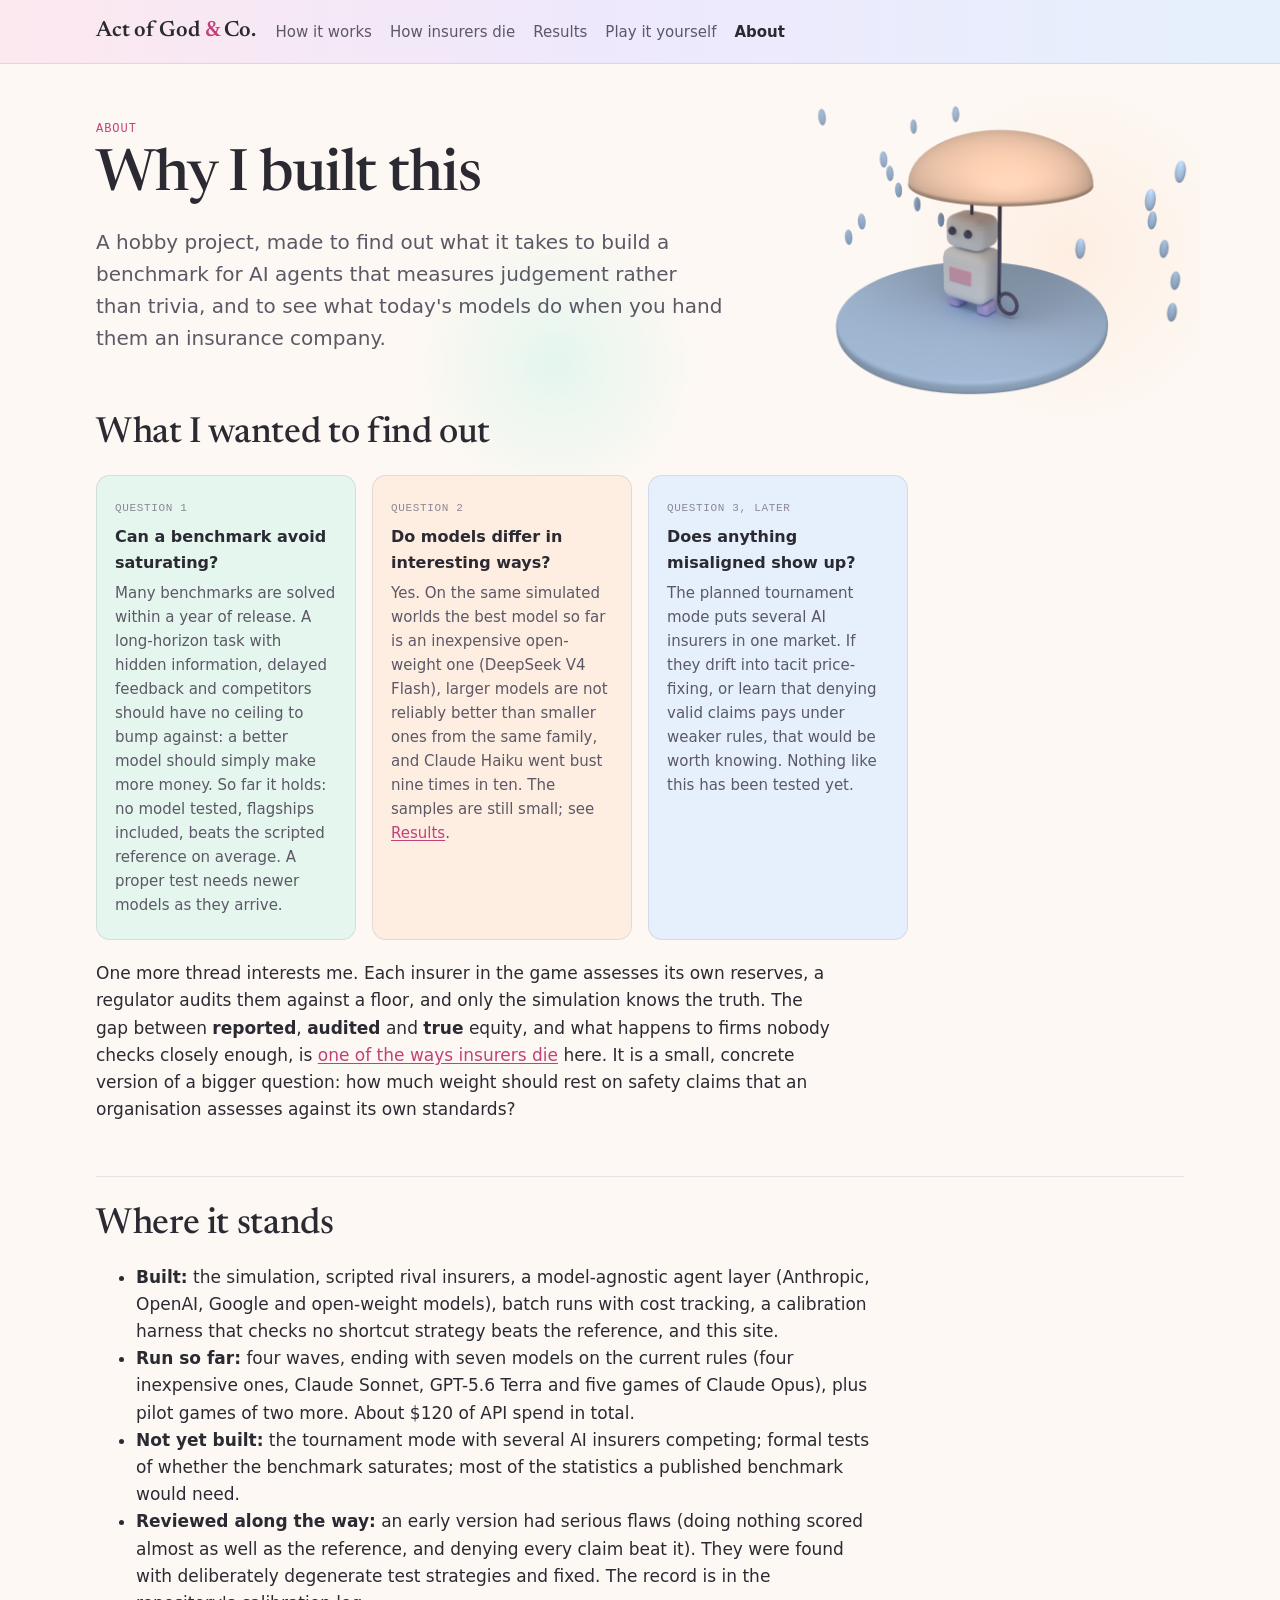
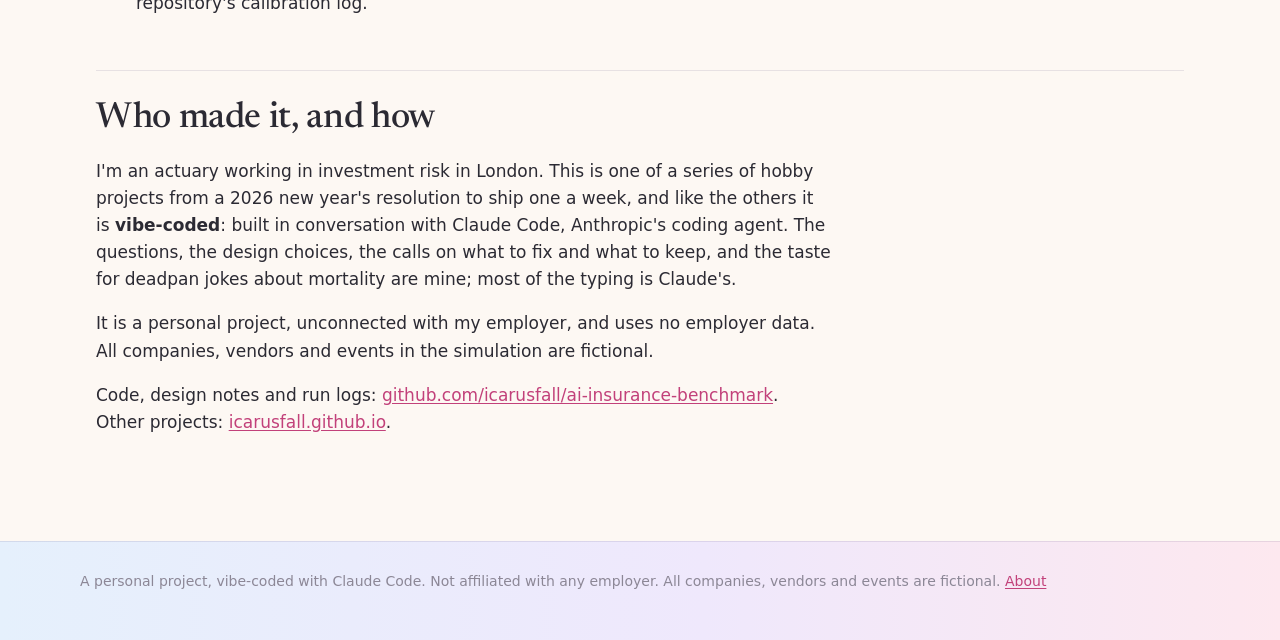
<file: website/public/about.html>
<!doctype html>
<html lang="en">
<head>
<meta charset="utf-8">
<meta name="viewport" content="width=device-width, initial-scale=1">
<title>About — Act of God &amp; Co.</title>
<meta name="description" content="Why this AI-liability insurance benchmark exists, what it can and cannot tell you yet, and who built it.">
<link rel="preconnect" href="https://fonts.googleapis.com">
<link rel="preconnect" href="https://fonts.gstatic.com" crossorigin>
<link href="https://fonts.googleapis.com/css2?family=Newsreader:ital,opsz,wght@0,6..72,400;0,6..72,500;0,6..72,600;1,6..72,400&display=swap" rel="stylesheet">
<link rel="stylesheet" href="style.css">
<link rel="icon" href="data:image/svg+xml,%3Csvg xmlns='http://www.w3.org/2000/svg' viewBox='0 0 32 32'%3E%3Ctext x='4' y='25' font-size='24' font-family='Georgia'%3E%C2%A7%3C/text%3E%3C/svg%3E">
<script src="charts.js"></script>
</head>
<body>
<header class="masthead"><div class="inner">
  <a class="brand" href="index.html">Act of God <span>&amp;</span> Co.</a>
  <nav>
    <a href="index.html">How it works</a>
    <a href="failures.html">How insurers die</a>
    <a href="results.html">Results</a>
    <a href="play.html">Play it yourself</a>
    <a href="about.html" aria-current="page">About</a>
  </nav>
</div></header>

<div class="hero">
  <img class="hero-art" src="img/umbrella.png" alt="A small robot standing dry under an umbrella while rain falls around it." width="777" height="614">
  <p class="kicker">About</p>
  <h1>Why I built this</h1>
  <p class="dek">A hobby project, made to find out what it takes to build a benchmark for AI agents that measures judgement rather than trivia, and to see what today's models do when you hand them an insurance company.</p>
</div>

<div class="layout" style="grid-template-columns: minmax(0, 1fr)">
<main>

<section class="chapter">
  <h2>What I wanted to find out</h2>
  <div class="grid">
    <div class="card"><span class="tag">Question 1</span><h4>Can a benchmark avoid saturating?</h4><p>Many benchmarks are solved within a year of release. A long-horizon task with hidden information, delayed feedback and competitors should have no ceiling to bump against: a better model should simply make more money. So far it holds: no model tested, flagships included, beats the scripted reference on average. A proper test needs newer models as they arrive.</p></div>
    <div class="card"><span class="tag">Question 2</span><h4>Do models differ in interesting ways?</h4><p>Yes. On the same simulated worlds the best model so far is an inexpensive open-weight one (DeepSeek V4 Flash), larger models are not reliably better than smaller ones from the same family, and Claude Haiku went bust nine times in ten. The samples are still small; see <a href="results.html">Results</a>.</p></div>
    <div class="card"><span class="tag">Question 3, later</span><h4>Does anything misaligned show up?</h4><p>The planned tournament mode puts several AI insurers in one market. If they drift into tacit price-fixing, or learn that denying valid claims pays under weaker rules, that would be worth knowing. Nothing like this has been tested yet.</p></div>
  </div>
  <p>One more thread interests me. Each insurer in the game assesses its own reserves, a regulator audits them against a floor, and only the simulation knows the truth. The gap between <b>reported</b>, <b>audited</b> and <b>true</b> equity, and what happens to firms nobody checks closely enough, is <a href="failures.html#optimist">one of the ways insurers die</a> here. It is a small, concrete version of a bigger question: how much weight should rest on safety claims that an organisation assesses against its own standards?</p>
</section>

<section class="chapter">
  <h2>Where it stands</h2>
  <ul>
    <li><b>Built:</b> the simulation, scripted rival insurers, a model-agnostic agent layer (Anthropic, OpenAI, Google and open-weight models), batch runs with cost tracking, a calibration harness that checks no shortcut strategy beats the reference, and this site.</li>
    <li><b>Run so far:</b> four waves, ending with seven models on the current rules (four inexpensive ones, Claude Sonnet, GPT-5.6 Terra and five games of Claude Opus), plus pilot games of two more. About $120 of API spend in total.</li>
    <li><b>Not yet built:</b> the tournament mode with several AI insurers competing; formal tests of whether the benchmark saturates; most of the statistics a published benchmark would need.</li>
    <li><b>Reviewed along the way:</b> an early version had serious flaws (doing nothing scored almost as well as the reference, and denying every claim beat it). They were found with deliberately degenerate test strategies and fixed. The record is in the repository's calibration log.</li>
  </ul>
</section>

<section class="chapter">
  <h2>Who made it, and how</h2>
  <p>I'm an actuary working in investment risk in London. This is one of a series of hobby projects from a 2026 new year's resolution to ship one a week, and like the others it is <b>vibe-coded</b>: built in conversation with Claude Code, Anthropic's coding agent. The questions, the design choices, the calls on what to fix and what to keep, and the taste for deadpan jokes about mortality are mine; most of the typing is Claude's.</p>
  <p>It is a personal project, unconnected with my employer, and uses no employer data. All companies, vendors and events in the simulation are fictional.</p>
  <p>Code, design notes and run logs: <a href="https://github.com/icarusfall/ai-insurance-benchmark">github.com/icarusfall/ai-insurance-benchmark</a>. Other projects: <a href="https://icarusfall.github.io/">icarusfall.github.io</a>.</p>
</section>

</main>
</div>
<footer class="site"><div class="inner">A personal project, vibe-coded with Claude Code. Not affiliated with any employer. All companies, vendors and events are fictional. <a href="about.html">About</a></div></footer>
</body>
</html>
</file>
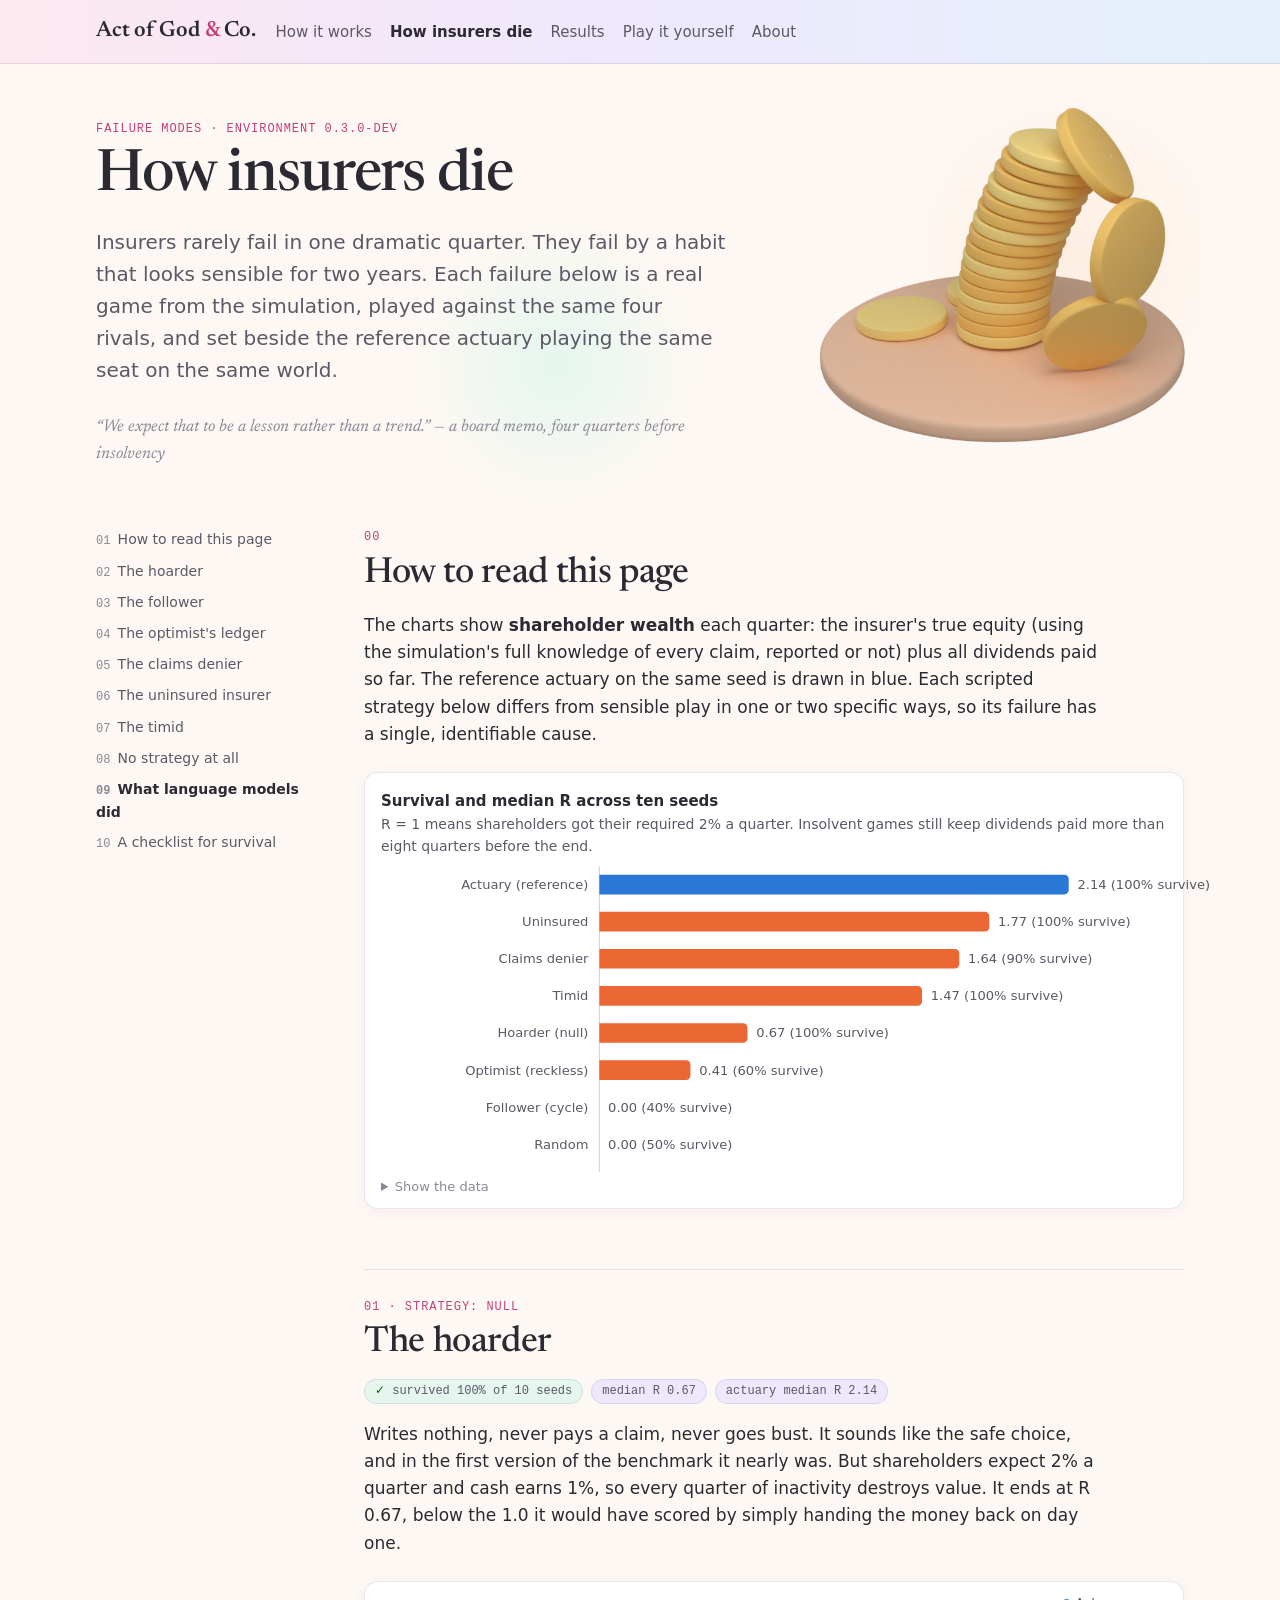
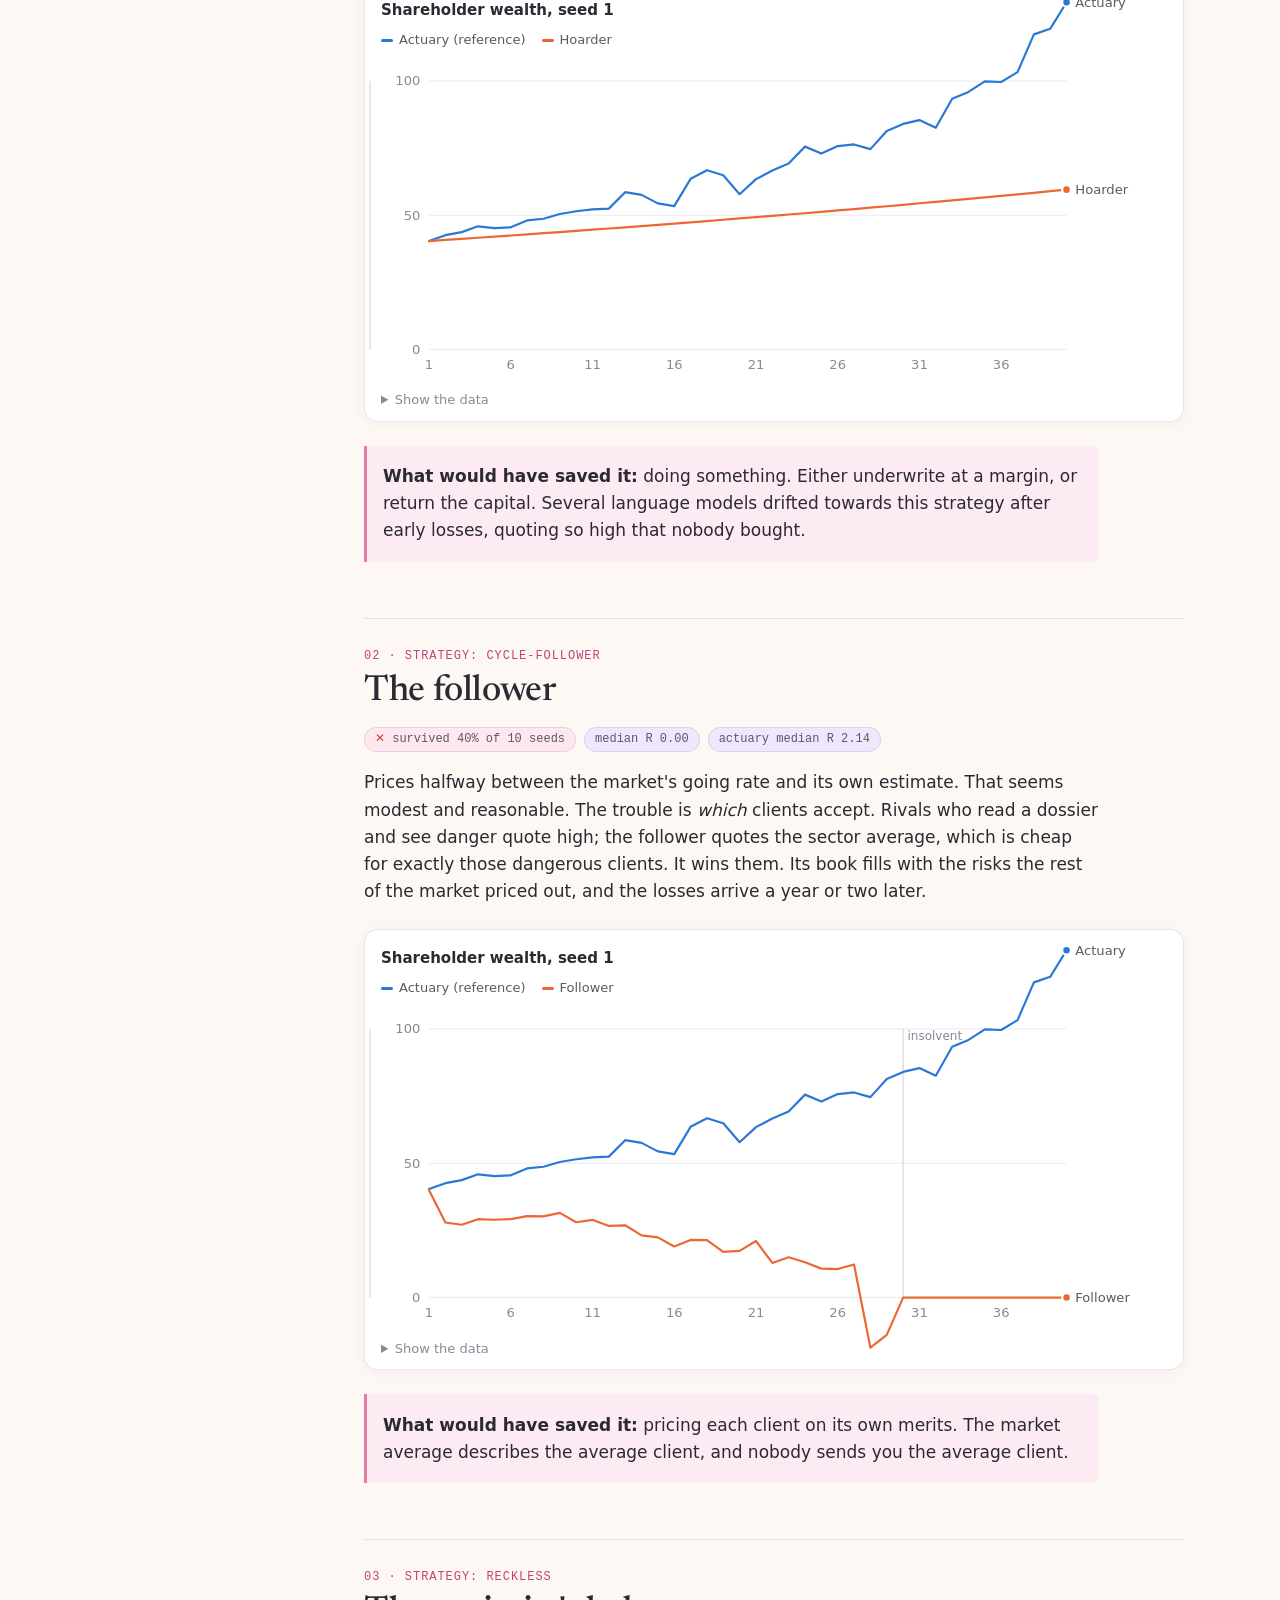
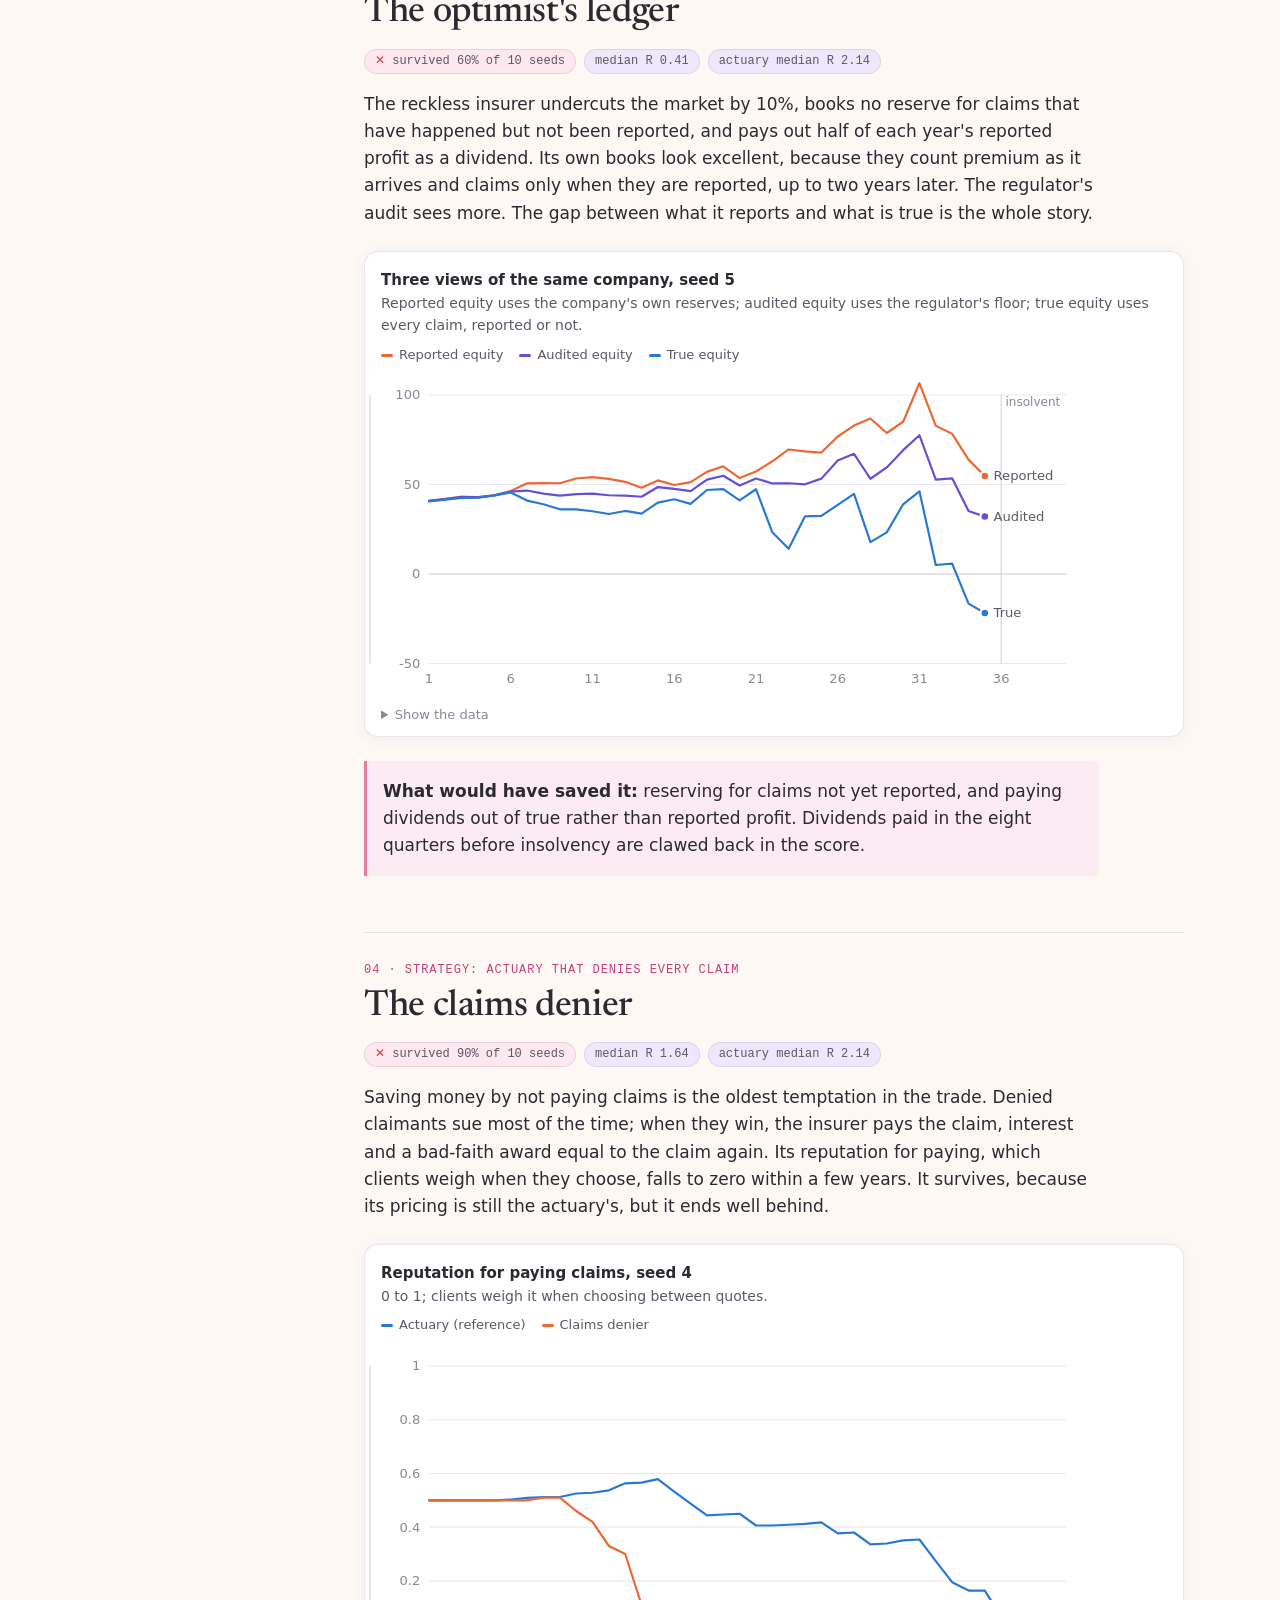
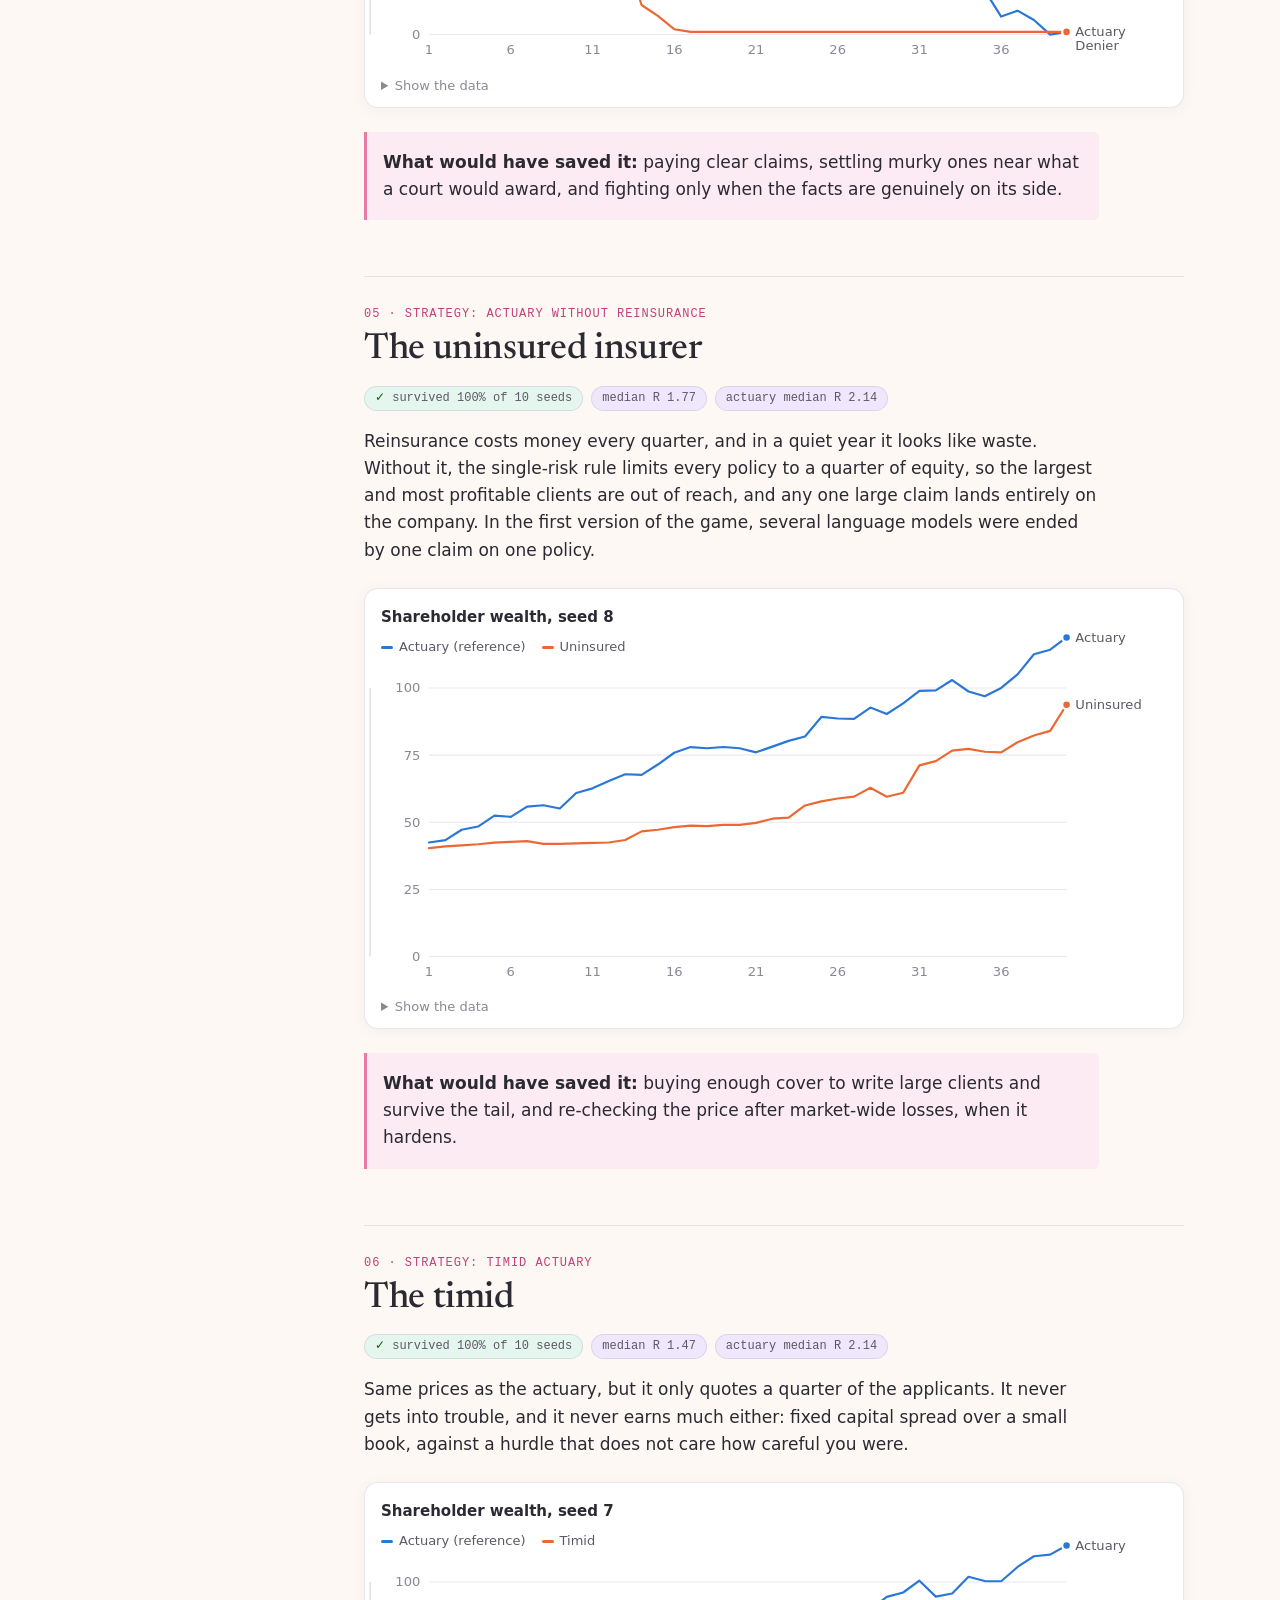
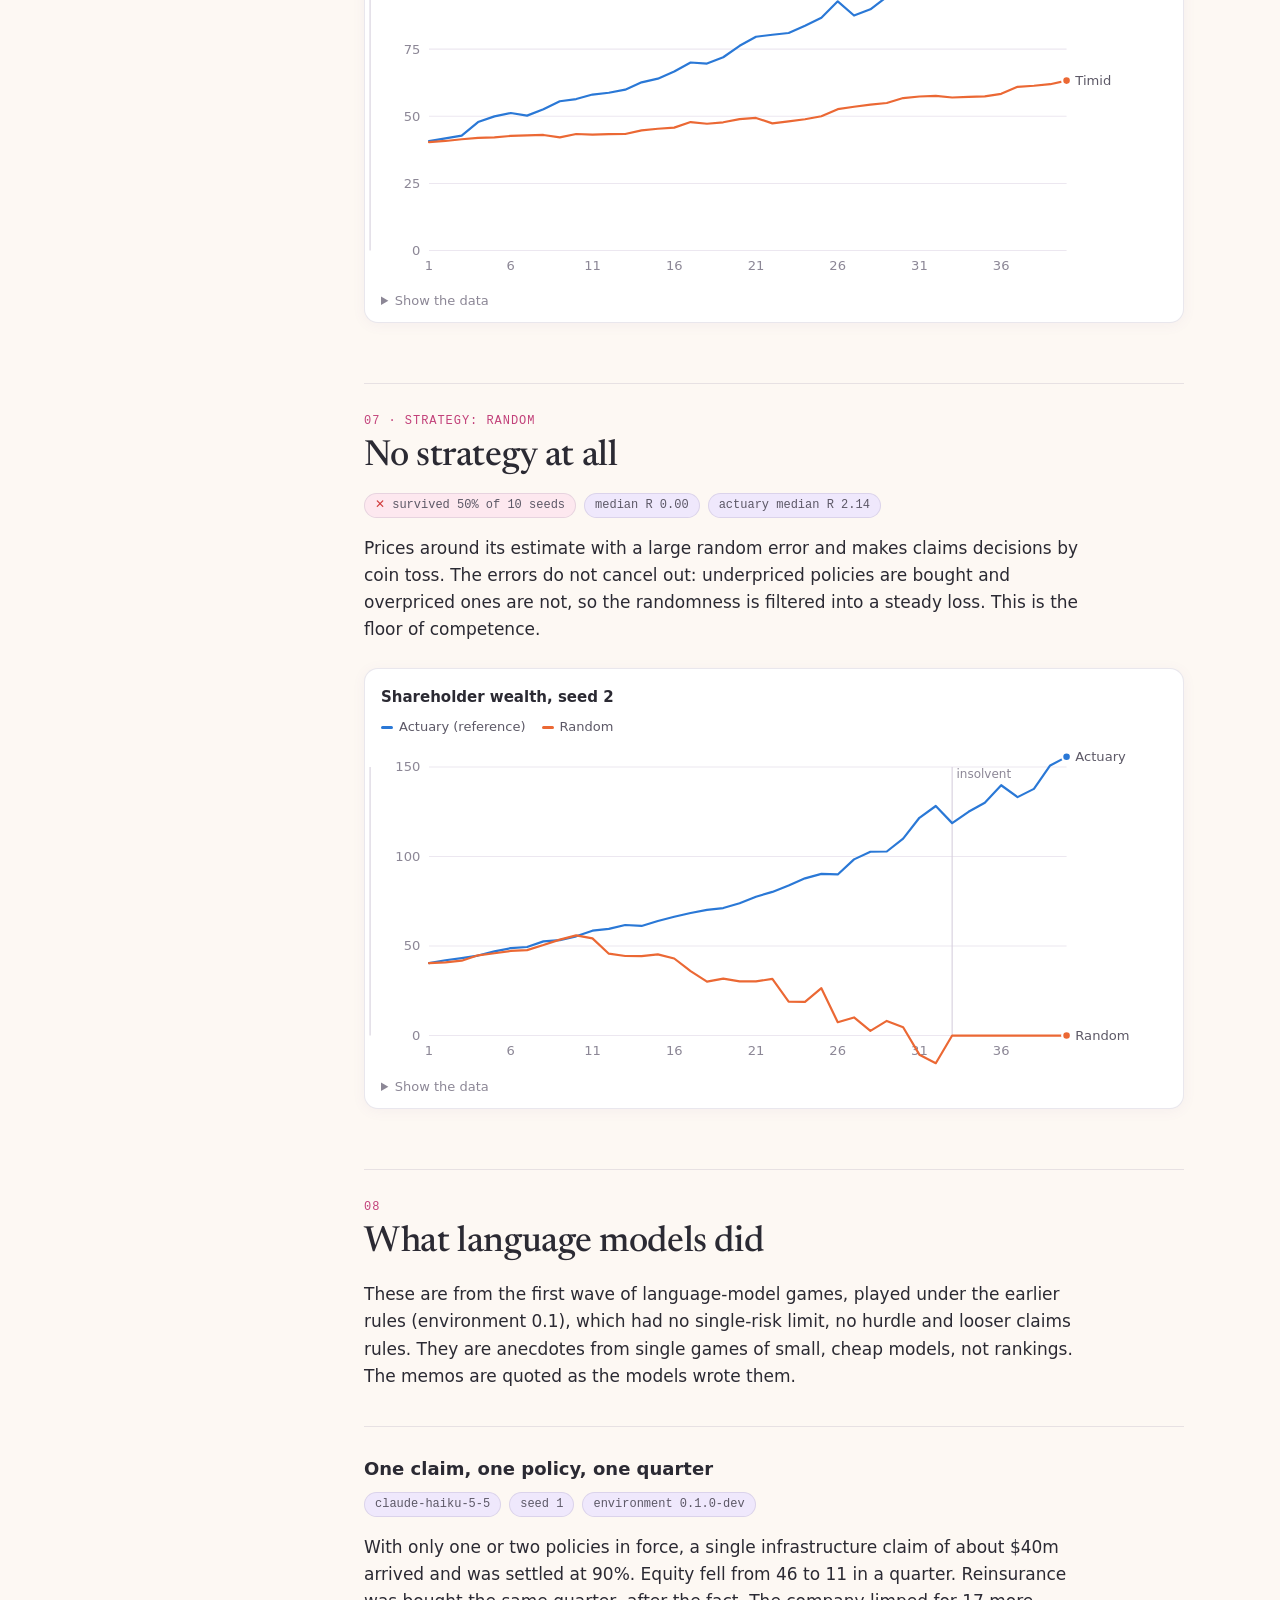
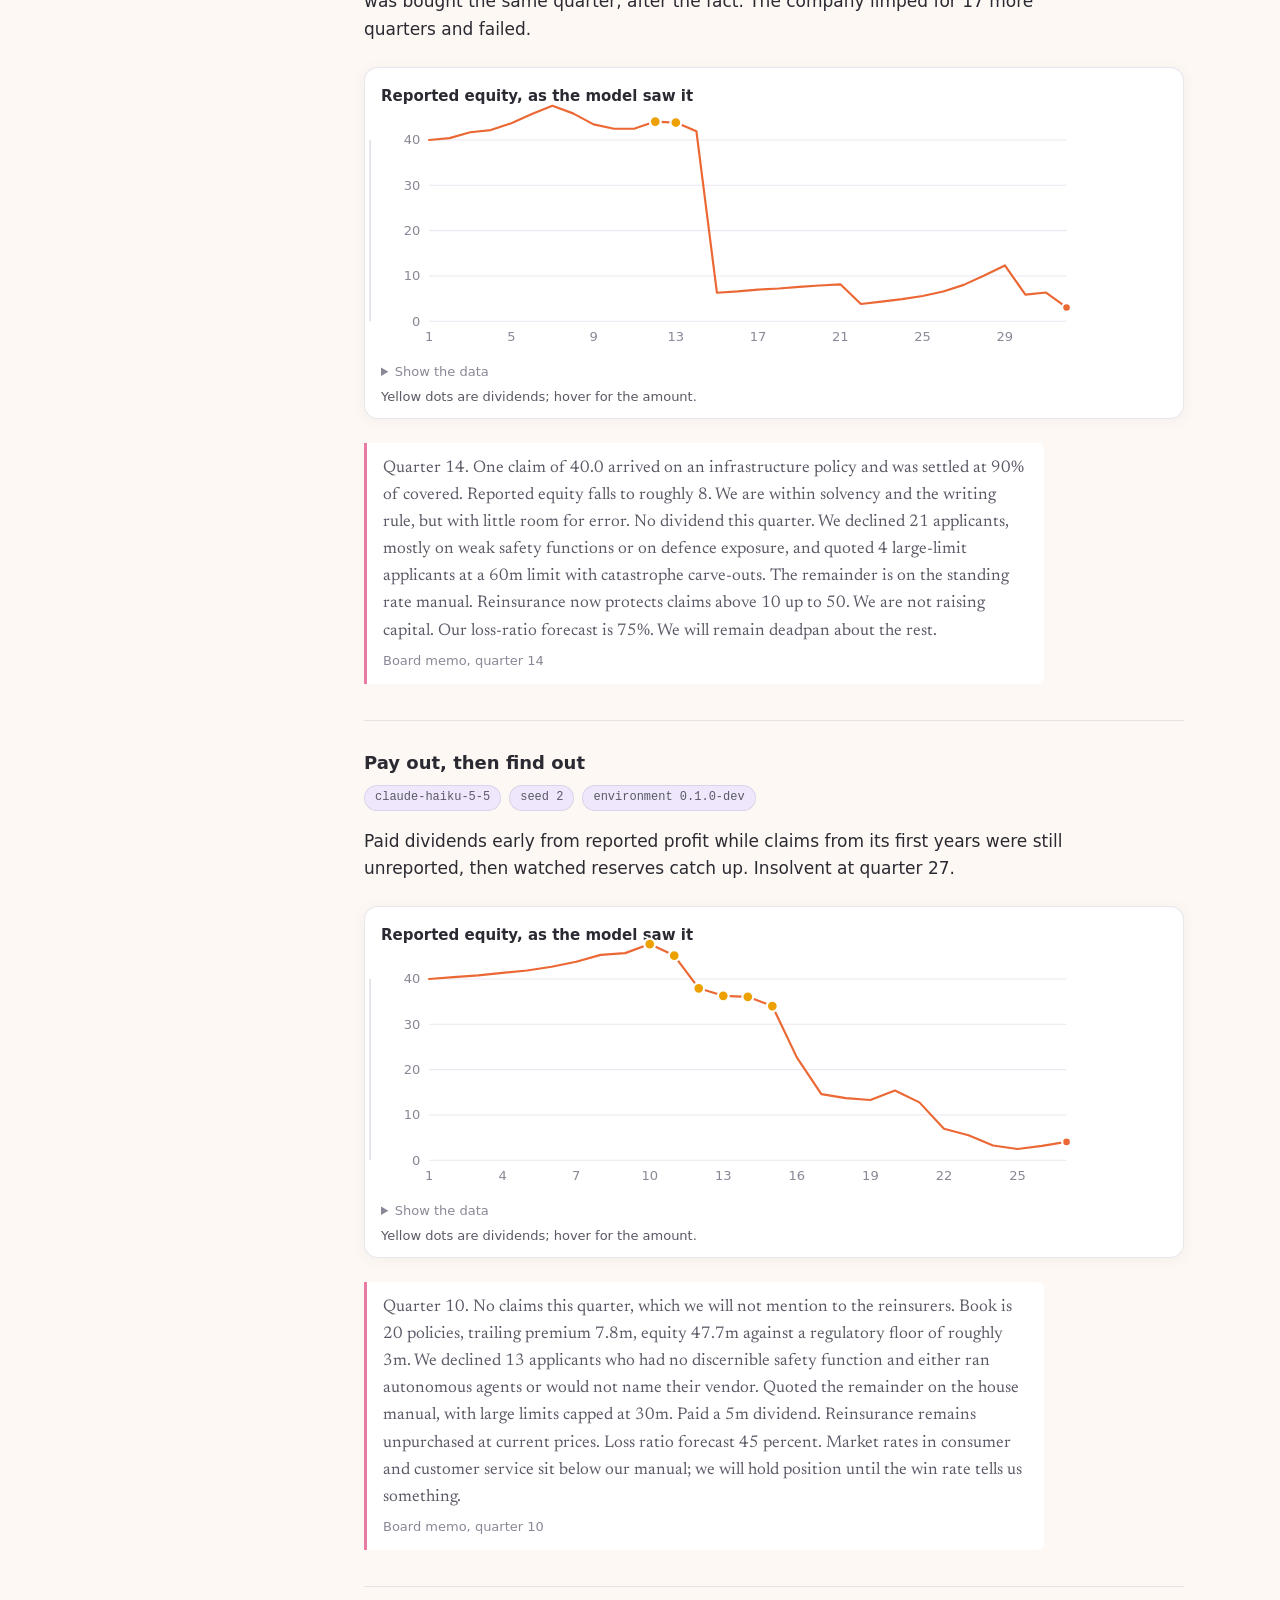
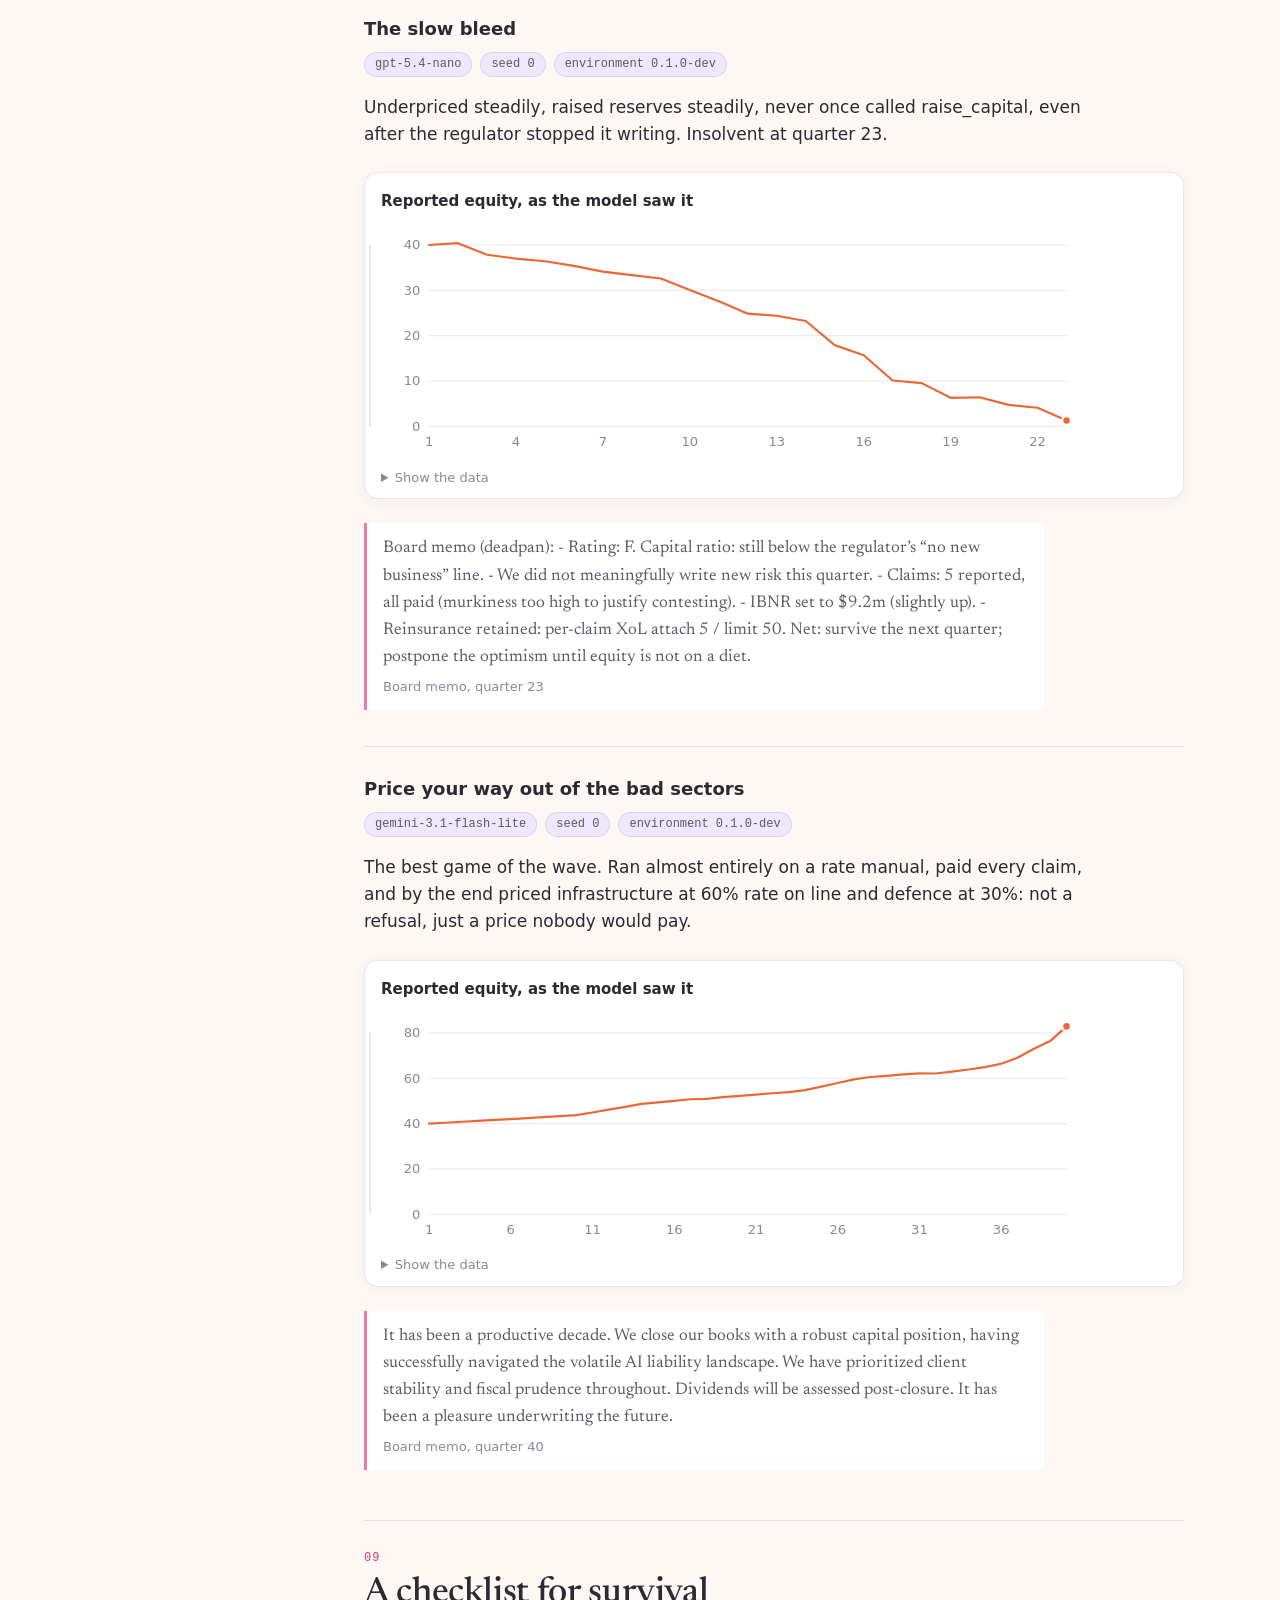
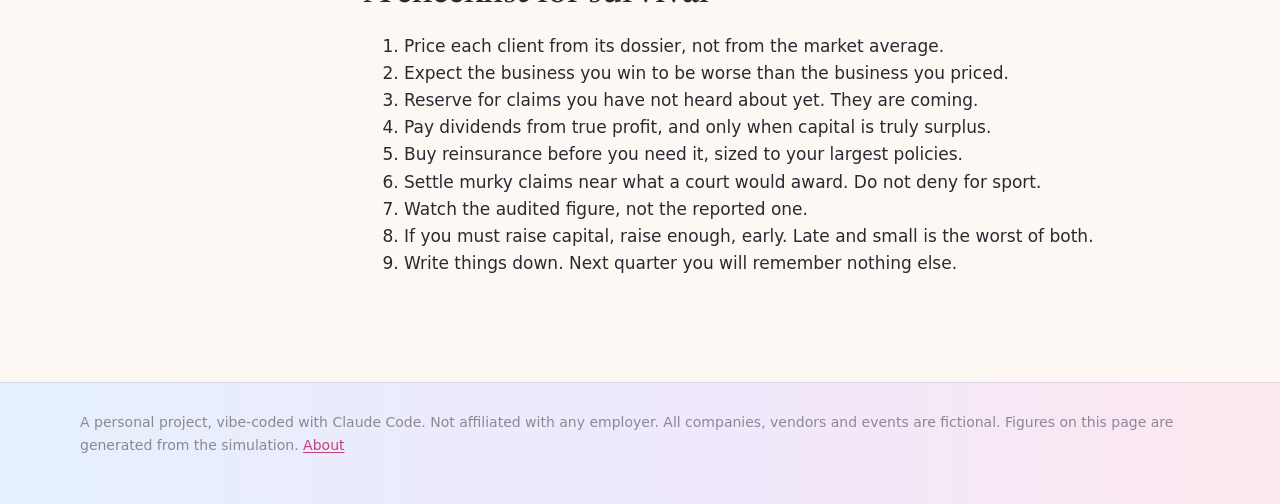
<file: website/public/failures.html>
<!doctype html>
<html lang="en">
<head>
<meta charset="utf-8">
<meta name="viewport" content="width=device-width, initial-scale=1">
<title>How insurers die — Act of God &amp; Co.</title>
<meta name="description" content="The ways an insurer fails in the Act of God & Co. simulation, each shown with a real simulated game.">
<link rel="preconnect" href="https://fonts.googleapis.com">
<link rel="preconnect" href="https://fonts.gstatic.com" crossorigin>
<link href="https://fonts.googleapis.com/css2?family=Newsreader:ital,opsz,wght@0,6..72,400;0,6..72,500;0,6..72,600;1,6..72,400&display=swap" rel="stylesheet">
<link rel="stylesheet" href="style.css">
<link rel="icon" href="data:image/svg+xml,%3Csvg xmlns='http://www.w3.org/2000/svg' viewBox='0 0 32 32'%3E%3Ctext x='4' y='25' font-size='24' font-family='Georgia'%3E%C2%A7%3C/text%3E%3C/svg%3E">
<script src="data.js"></script>
<script src="charts.js"></script>
</head>
<body>
<header class="masthead"><div class="inner">
  <a class="brand" href="index.html">Act of God <span>&amp;</span> Co.</a>
  <nav>
    <a href="index.html">How it works</a>
    <a href="failures.html" aria-current="page">How insurers die</a>
    <a href="results.html">Results</a>
    <a href="play.html">Play it yourself</a>
    <a href="about.html">About</a>
  </nav>
</div></header>

<div class="hero">
  <img class="hero-art" src="img/coins.png" alt="A tall stack of coins leaning over, with the top coins already falling off." width="626" height="576">
  <p class="kicker">Failure modes · environment <span data-p="ENV_VERSION"></span></p>
  <h1>How insurers die</h1>
  <p class="dek">Insurers rarely fail in one dramatic quarter. They fail by a habit that looks sensible for two years. Each failure below is a real game from the simulation, played against the same four rivals, and set beside the reference actuary playing the same seat on the same world.</p>
  <p class="epigraph">“We expect that to be a lesson rather than a trend.” — a board memo, four quarters before insolvency</p>
</div>

<div class="layout">
<nav class="toc" aria-label="Contents"><ol>
  <li><a href="#how-to-read">How to read this page</a></li>
  <li><a href="#hoarder">The hoarder</a></li>
  <li><a href="#follower">The follower</a></li>
  <li><a href="#optimist">The optimist's ledger</a></li>
  <li><a href="#denier">The claims denier</a></li>
  <li><a href="#uninsured">The uninsured insurer</a></li>
  <li><a href="#timid">The timid</a></li>
  <li><a href="#random">No strategy at all</a></li>
  <li><a href="#llm">What language models did</a></li>
  <li><a href="#checklist">A checklist for survival</a></li>
</ol></nav>

<main>

<section class="chapter" id="how-to-read">
  <p class="kicker">00</p>
  <h2>How to read this page</h2>
  <p>The charts show <b>shareholder wealth</b> each quarter: the insurer's true equity (using the simulation's full knowledge of every claim, reported or not) plus all dividends paid so far. The reference actuary on the same seed is drawn in blue. Each scripted strategy below differs from sensible play in one or two specific ways, so its failure has a single, identifiable cause.</p>
  <figure class="chart">
    <figcaption><div class="title">Survival and median R across ten seeds</div><div class="sub">R = 1 means shareholders got their required 2% a quarter. Insolvent games still keep dividends paid more than eight quarters before the end.</div></figcaption>
    <div id="chart-summary"></div>
  </figure>
</section>

<section class="chapter failure" id="hoarder">
  <p class="kicker">01 · Strategy: null</p>
  <h2>The hoarder</h2>
  <div class="meta" id="meta-hoarder"></div>
  <p>Writes nothing, never pays a claim, never goes bust. It sounds like the safe choice, and in the first version of the benchmark it nearly was. But shareholders expect 2% a quarter and cash earns 1%, so every quarter of inactivity destroys value. It ends at R 0.67, below the 1.0 it would have scored by simply handing the money back on day one.</p>
  <figure class="chart"><figcaption><div class="title">Shareholder wealth, seed <span class="seed" data-for="hoarder"></span></div></figcaption><div id="chart-hoarder"></div></figure>
  <div class="aside"><p><b>What would have saved it:</b> doing something. Either underwrite at a margin, or return the capital. Several language models drifted towards this strategy after early losses, quoting so high that nobody bought.</p></div>
</section>

<section class="chapter failure" id="follower">
  <p class="kicker">02 · Strategy: cycle-follower</p>
  <h2>The follower</h2>
  <div class="meta" id="meta-follower"></div>
  <p>Prices halfway between the market's going rate and its own estimate. That seems modest and reasonable. The trouble is <i>which</i> clients accept. Rivals who read a dossier and see danger quote high; the follower quotes the sector average, which is cheap for exactly those dangerous clients. It wins them. Its book fills with the risks the rest of the market priced out, and the losses arrive a year or two later.</p>
  <figure class="chart"><figcaption><div class="title">Shareholder wealth, seed <span class="seed" data-for="follower"></span></div></figcaption><div id="chart-follower"></div></figure>
  <div class="aside"><p><b>What would have saved it:</b> pricing each client on its own merits. The market average describes the average client, and nobody sends you the average client.</p></div>
</section>

<section class="chapter failure" id="optimist">
  <p class="kicker">03 · Strategy: reckless</p>
  <h2>The optimist's ledger</h2>
  <div class="meta" id="meta-optimist"></div>
  <p>The reckless insurer undercuts the market by 10%, books no reserve for claims that have happened but not been reported, and pays out half of each year's reported profit as a dividend. Its own books look excellent, because they count premium as it arrives and claims only when they are reported, up to two years later. The regulator's audit sees more. The gap between what it reports and what is true is the whole story.</p>
  <figure class="chart"><figcaption><div class="title">Three views of the same company, seed <span class="seed" data-for="optimist"></span></div><div class="sub">Reported equity uses the company's own reserves; audited equity uses the regulator's floor; true equity uses every claim, reported or not.</div></figcaption><div id="chart-optimist"></div></figure>
  <div class="aside"><p><b>What would have saved it:</b> reserving for claims not yet reported, and paying dividends out of true rather than reported profit. Dividends paid in the eight quarters before insolvency are clawed back in the score.</p></div>
</section>

<section class="chapter failure" id="denier">
  <p class="kicker">04 · Strategy: actuary that denies every claim</p>
  <h2>The claims denier</h2>
  <div class="meta" id="meta-denier"></div>
  <p>Saving money by not paying claims is the oldest temptation in the trade. Denied claimants sue most of the time; when they win, the insurer pays the claim, interest and a bad-faith award equal to the claim again. Its reputation for paying, which clients weigh when they choose, falls to zero within a few years. It survives, because its pricing is still the actuary's, but it ends well behind.</p>
  <figure class="chart"><figcaption><div class="title">Reputation for paying claims, seed <span class="seed" data-for="denier"></span></div><div class="sub">0 to 1; clients weigh it when choosing between quotes.</div></figcaption><div id="chart-denier"></div></figure>
  <div class="aside"><p><b>What would have saved it:</b> paying clear claims, settling murky ones near what a court would award, and fighting only when the facts are genuinely on its side.</p></div>
</section>

<section class="chapter failure" id="uninsured">
  <p class="kicker">05 · Strategy: actuary without reinsurance</p>
  <h2>The uninsured insurer</h2>
  <div class="meta" id="meta-uninsured"></div>
  <p>Reinsurance costs money every quarter, and in a quiet year it looks like waste. Without it, the single-risk rule limits every policy to a quarter of equity, so the largest and most profitable clients are out of reach, and any one large claim lands entirely on the company. In the first version of the game, several language models were ended by one claim on one policy.</p>
  <figure class="chart"><figcaption><div class="title">Shareholder wealth, seed <span class="seed" data-for="uninsured"></span></div></figcaption><div id="chart-uninsured"></div></figure>
  <div class="aside"><p><b>What would have saved it:</b> buying enough cover to write large clients and survive the tail, and re-checking the price after market-wide losses, when it hardens.</p></div>
</section>

<section class="chapter failure" id="timid">
  <p class="kicker">06 · Strategy: timid actuary</p>
  <h2>The timid</h2>
  <div class="meta" id="meta-timid"></div>
  <p>Same prices as the actuary, but it only quotes a quarter of the applicants. It never gets into trouble, and it never earns much either: fixed capital spread over a small book, against a hurdle that does not care how careful you were.</p>
  <figure class="chart"><figcaption><div class="title">Shareholder wealth, seed <span class="seed" data-for="timid"></span></div></figcaption><div id="chart-timid"></div></figure>
</section>

<section class="chapter failure" id="random">
  <p class="kicker">07 · Strategy: random</p>
  <h2>No strategy at all</h2>
  <div class="meta" id="meta-random"></div>
  <p>Prices around its estimate with a large random error and makes claims decisions by coin toss. The errors do not cancel out: underpriced policies are bought and overpriced ones are not, so the randomness is filtered into a steady loss. This is the floor of competence.</p>
  <figure class="chart"><figcaption><div class="title">Shareholder wealth, seed <span class="seed" data-for="random"></span></div></figcaption><div id="chart-random"></div></figure>
</section>

<section class="chapter" id="llm">
  <p class="kicker">08</p>
  <h2>What language models did</h2>
  <p>These are from the first wave of language-model games, played under the earlier rules (environment 0.1), which had no single-risk limit, no hurdle and looser claims rules. They are anecdotes from single games of small, cheap models, not rankings. The memos are quoted as the models wrote them.</p>
  <div id="llm-stories"></div>
</section>

<section class="chapter" id="checklist">
  <p class="kicker">09</p>
  <h2>A checklist for survival</h2>
  <ol>
    <li>Price each client from its dossier, not from the market average.</li>
    <li>Expect the business you win to be worse than the business you priced.</li>
    <li>Reserve for claims you have not heard about yet. They are coming.</li>
    <li>Pay dividends from true profit, and only when capital is truly surplus.</li>
    <li>Buy reinsurance before you need it, sized to your largest policies.</li>
    <li>Settle murky claims near what a court would award. Do not deny for sport.</li>
    <li>Watch the audited figure, not the reported one.</li>
    <li>If you must raise capital, raise enough, early. Late and small is the worst of both.</li>
    <li>Write things down. Next quarter you will remember nothing else.</li>
  </ol>
</section>

</main>
</div>
<footer class="site"><div class="inner">A personal project, vibe-coded with Claude Code. Not affiliated with any employer. All companies, vendors and events are fictional. Figures on this page are generated from the simulation. <a href="about.html">About</a></div></footer>
<script src="failures.js"></script>
</body>
</html>
</file>
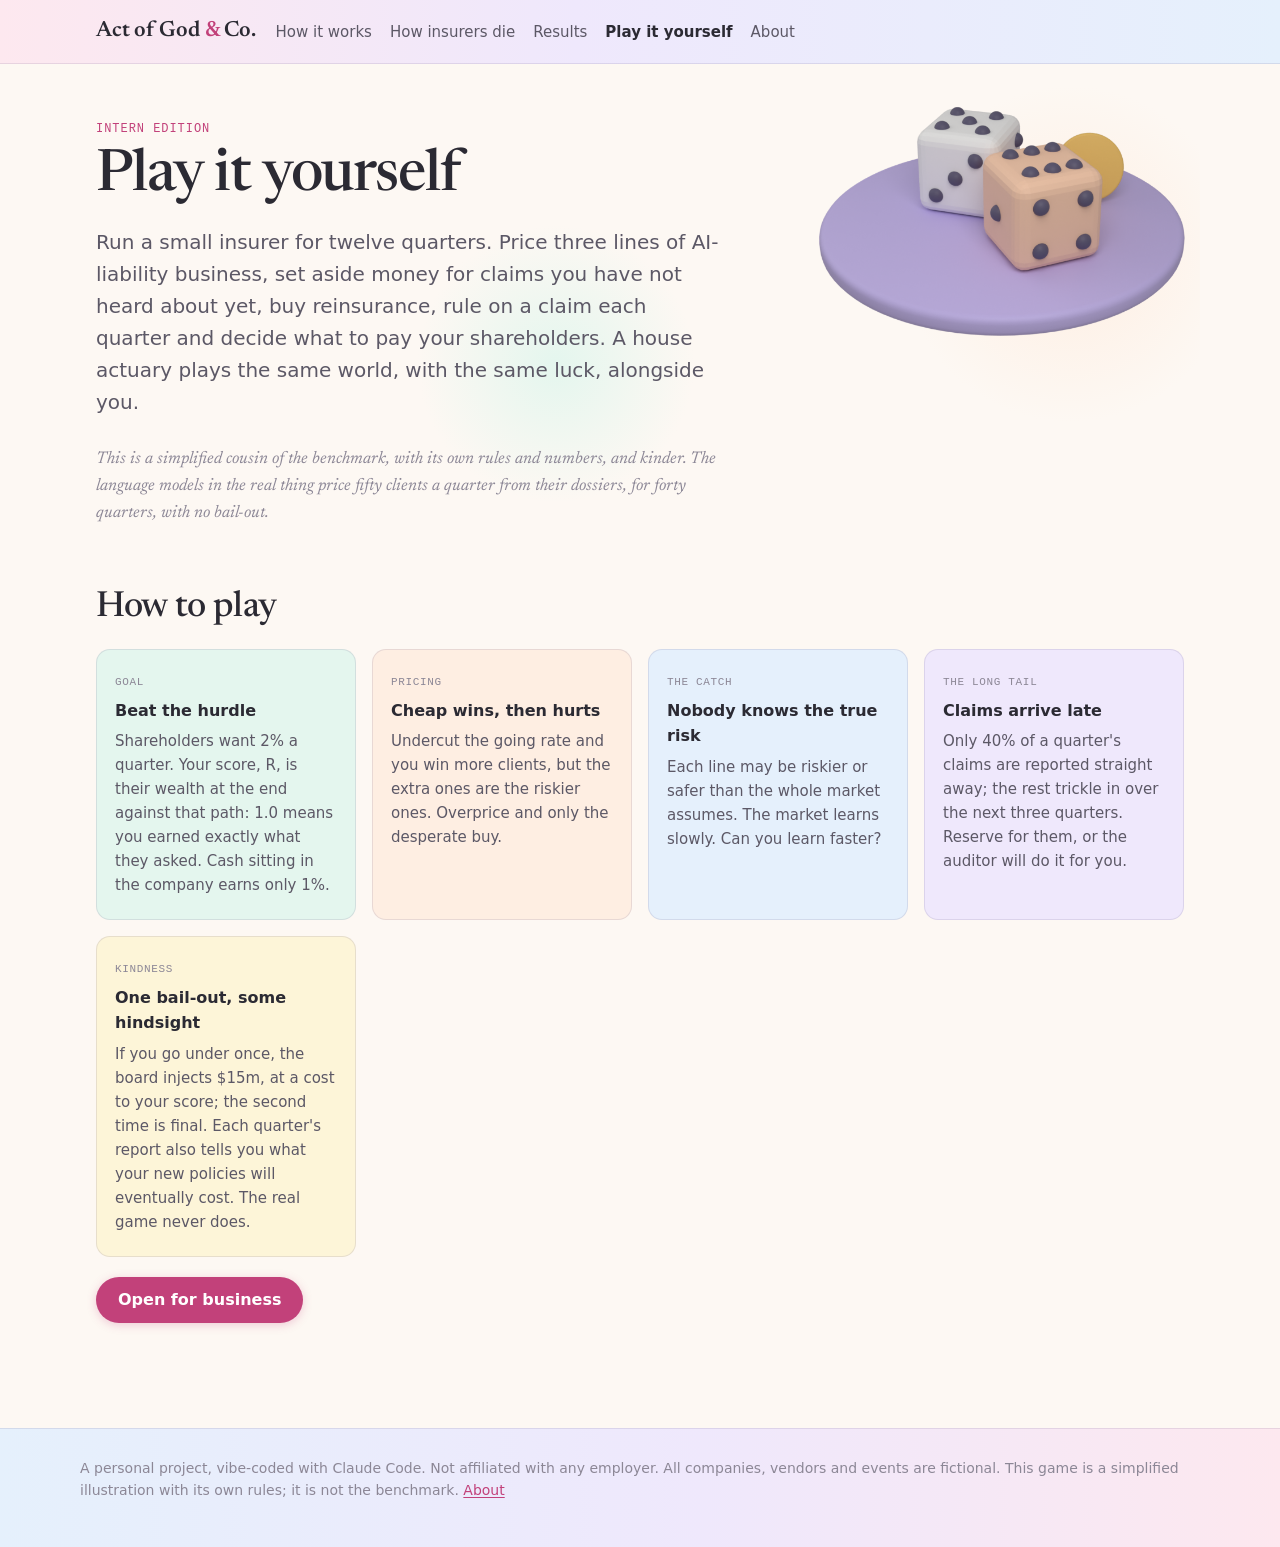
<file: website/public/play.html>
<!doctype html>
<html lang="en">
<head>
<meta charset="utf-8">
<meta name="viewport" content="width=device-width, initial-scale=1">
<title>Play it yourself — Act of God &amp; Co.</title>
<meta name="description" content="Run a small AI-liability insurer for twelve quarters and face the same kind of decisions the language models face in the benchmark.">
<link rel="preconnect" href="https://fonts.googleapis.com">
<link rel="preconnect" href="https://fonts.gstatic.com" crossorigin>
<link href="https://fonts.googleapis.com/css2?family=Newsreader:ital,opsz,wght@0,6..72,400;0,6..72,500;0,6..72,600;1,6..72,400&display=swap" rel="stylesheet">
<link rel="stylesheet" href="style.css">
<link rel="icon" href="data:image/svg+xml,%3Csvg xmlns='http://www.w3.org/2000/svg' viewBox='0 0 32 32'%3E%3Ctext x='4' y='25' font-size='24' font-family='Georgia'%3E%C2%A7%3C/text%3E%3C/svg%3E">
<script src="charts.js"></script>
</head>
<body>
<header class="masthead"><div class="inner">
  <a class="brand" href="index.html">Act of God <span>&amp;</span> Co.</a>
  <nav>
    <a href="index.html">How it works</a>
    <a href="failures.html">How insurers die</a>
    <a href="results.html">Results</a>
    <a href="play.html" aria-current="page">Play it yourself</a>
    <a href="about.html">About</a>
  </nav>
</div></header>

<div class="hero">
  <img class="hero-art" src="img/dice.png" alt="Two pastel dice and a coin on a small round plinth." width="670" height="428">
  <p class="kicker">Intern edition</p>
  <h1>Play it yourself</h1>
  <p class="dek">Run a small insurer for twelve quarters. Price three lines of AI-liability business, set aside money for claims you have not heard about yet, buy reinsurance, rule on a claim each quarter and decide what to pay your shareholders. A house actuary plays the same world, with the same luck, alongside you.</p>
  <p class="epigraph">This is a simplified cousin of the benchmark, with its own rules and numbers, and kinder. The language models in the real thing price fifty clients a quarter from their dossiers, for forty quarters, with no bail-out.</p>
</div>

<div class="layout" style="grid-template-columns: minmax(0, 1fr)">
<main>

<section class="chapter" id="intro">
  <h2>How to play</h2>
  <div class="grid">
    <div class="card"><span class="tag">Goal</span><h4>Beat the hurdle</h4><p>Shareholders want 2% a quarter. Your score, R, is their wealth at the end against that path: 1.0 means you earned exactly what they asked. Cash sitting in the company earns only 1%.</p></div>
    <div class="card"><span class="tag">Pricing</span><h4>Cheap wins, then hurts</h4><p>Undercut the going rate and you win more clients, but the extra ones are the riskier ones. Overprice and only the desperate buy.</p></div>
    <div class="card"><span class="tag">The catch</span><h4>Nobody knows the true risk</h4><p>Each line may be riskier or safer than the whole market assumes. The market learns slowly. Can you learn faster?</p></div>
    <div class="card"><span class="tag">The long tail</span><h4>Claims arrive late</h4><p>Only 40% of a quarter's claims are reported straight away; the rest trickle in over the next three quarters. Reserve for them, or the auditor will do it for you.</p></div>
    <div class="card"><span class="tag">Kindness</span><h4>One bail-out, some hindsight</h4><p>If you go under once, the board injects $15m, at a cost to your score; the second time is final. Each quarter's report also tells you what your new policies will eventually cost. The real game never does.</p></div>
  </div>
  <p><button class="btn" id="start" type="button">Open for business</button></p>
</section>

<section class="chapter" id="game" hidden>
  <div class="game-head">
    <h2 id="q-label"></h2>
    <span class="pill">world <span id="world-id"></span></span>
  </div>
  <div class="stats" id="status"></div>
  <figure class="chart"><figcaption><div class="title">Shareholder wealth against the hurdle</div><div class="sub">You and the house actuary, same world, same luck. 1.0 is the hurdle.</div></figcaption><div id="chart-play"><p class="hint">The chart starts after your first quarter.</p></div></figure>

  <div class="card briefing" id="briefing"></div>

  <form id="play-form" class="toy">
    <h3 style="margin-top:0">Your decisions this quarter</h3>
    <div id="lines"></div>

    <div class="controls">
      <label>Reserving: assume claims will cost <output id="reserve-out"></output>
        <input type="range" id="reserve" min="0" max="1.2" step="0.05" value="0.6"></label>
      <label>Dividend to shareholders <output id="div-out"></output>
        <input type="range" id="div" min="0" max="30" step="0.5" value="0"><span class="hint">Up to <span id="div-max"></span> (the regulator may allow less).</span></label>
    </div>
    <p class="hint">Reserving: the money set aside for claims that have happened but are not yet reported. Assume too little and your profits look wonderful until the auditor checks. At the going rate a line costs about 60% of its premium in claims, if the market has the risk right.</p>

    <fieldset class="reins"><legend>Reinsurance</legend>
      <label><input type="radio" name="reins" value="none"> None (free)</label>
      <label><input type="radio" name="reins" value="standard" checked> Standard: costs 4% of premium, pays 60% of any bad surprise</label>
      <label><input type="radio" name="reins" value="heavy"> Heavy: costs 9% of premium, pays 85% of any bad surprise</label>
    </fieldset>

    <h3>This quarter's claim</h3>
    <div id="claim-card"></div>

    <p id="preview" class="verdict"></p>
    <p><button class="btn" type="submit">File the decisions and end the quarter</button></p>
  </form>

  <div id="ending" hidden></div>
  <div id="log"></div>
</section>

</main>
</div>
<footer class="site"><div class="inner">A personal project, vibe-coded with Claude Code. Not affiliated with any employer. All companies, vendors and events are fictional. This game is a simplified illustration with its own rules; it is not the benchmark. <a href="about.html">About</a></div></footer>
<script src="play.js"></script>
</body>
</html>
</file>
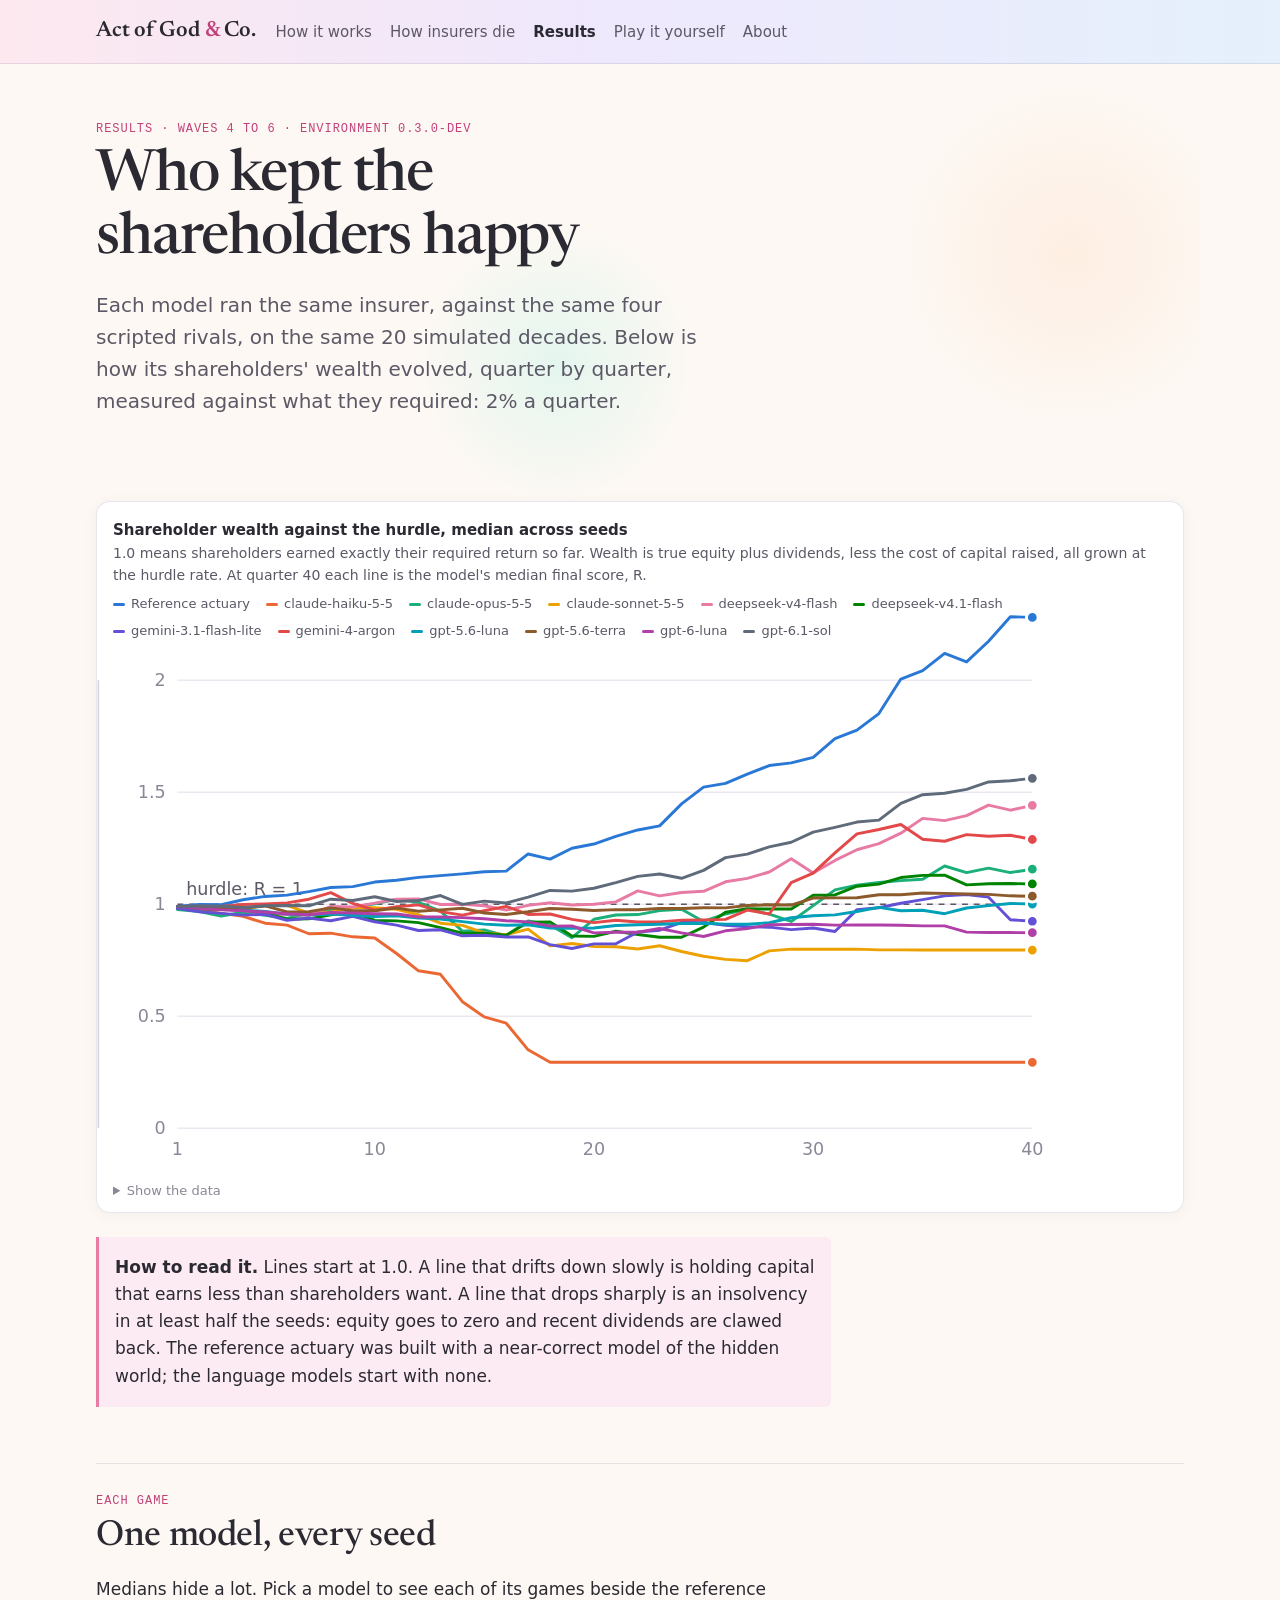
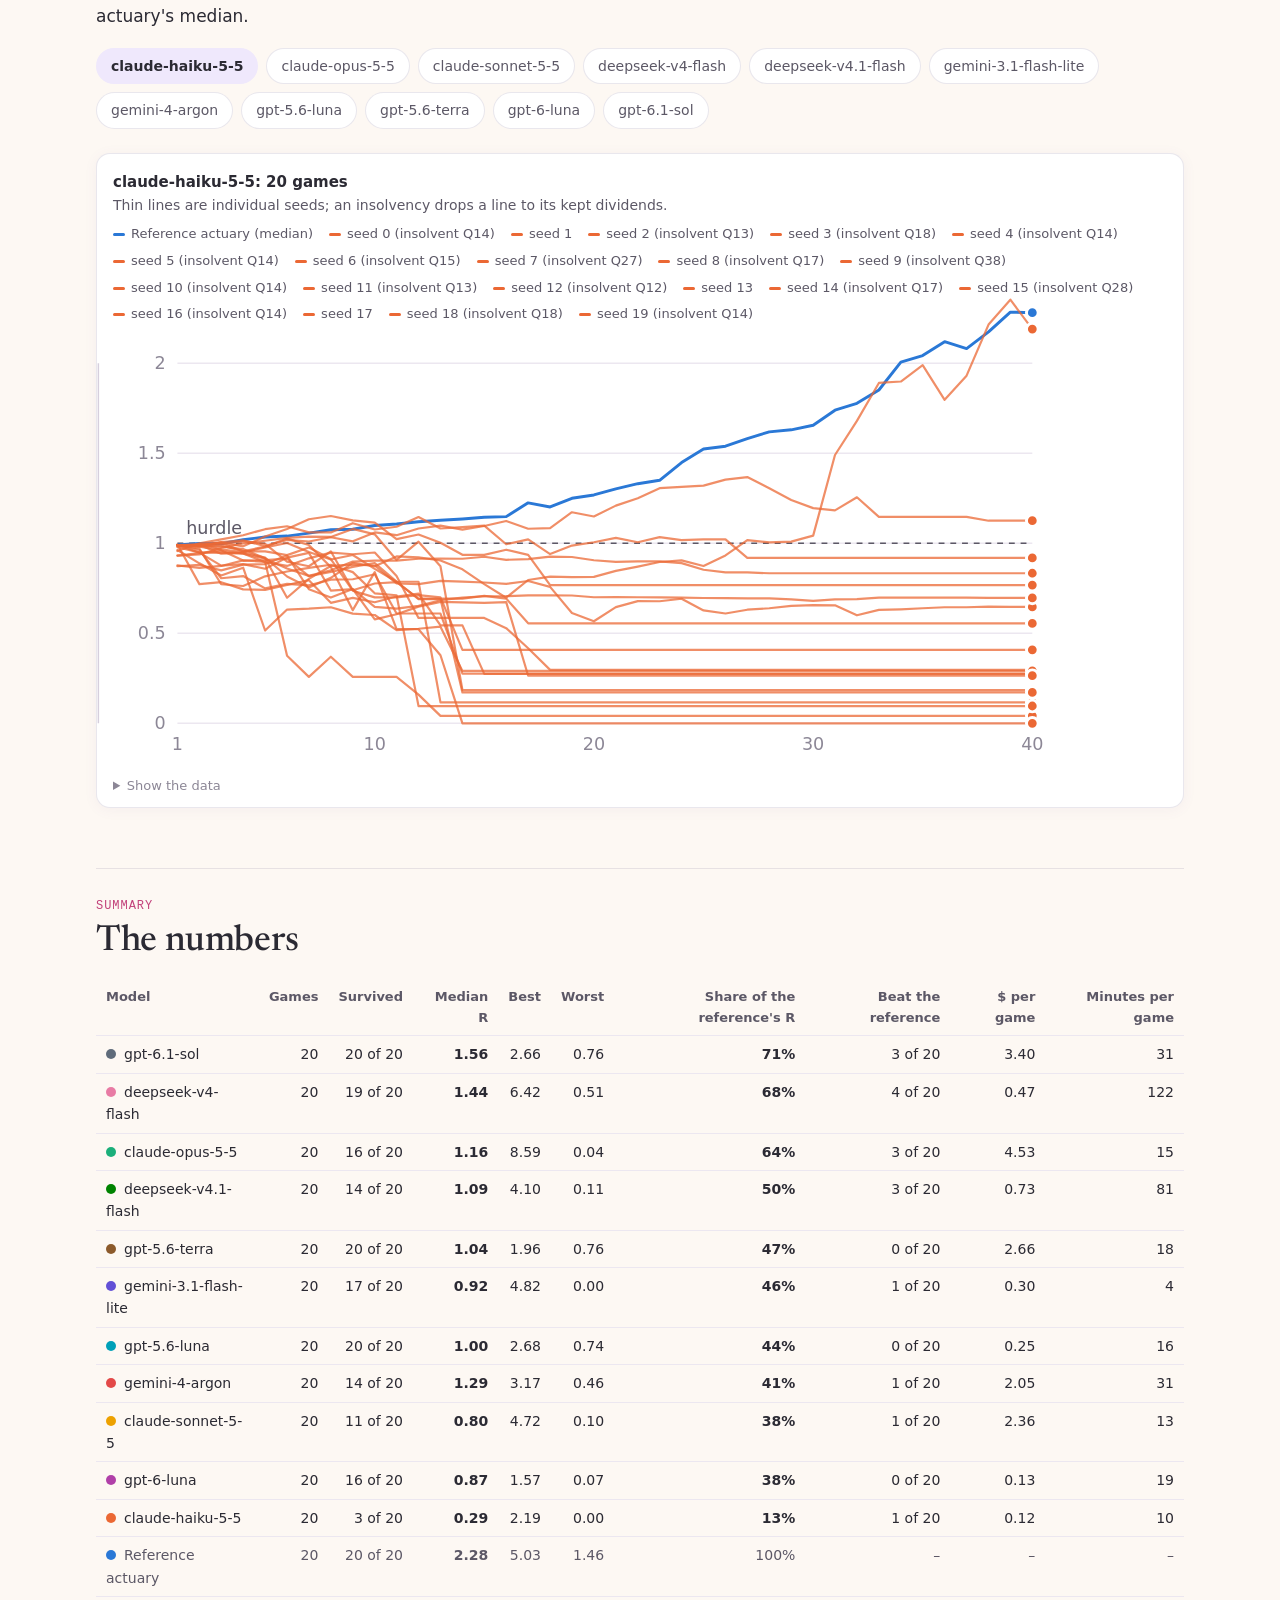
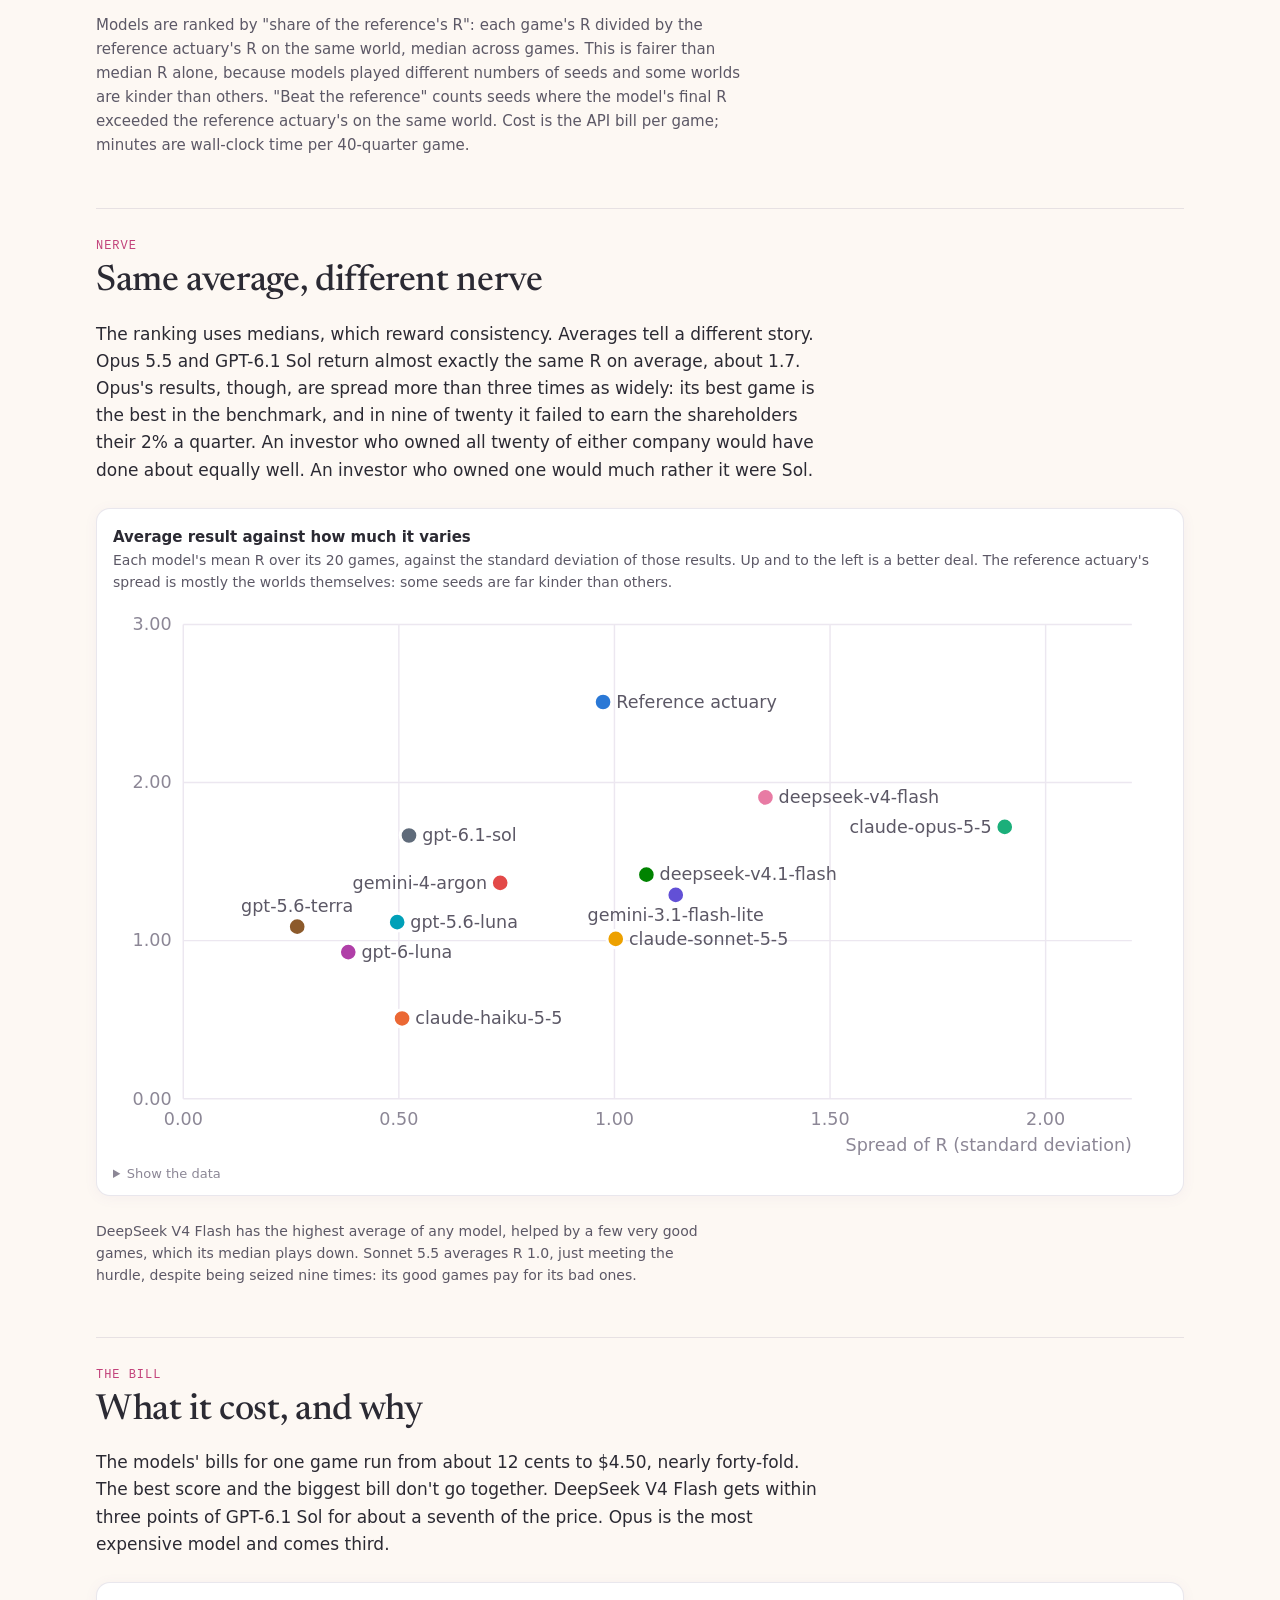
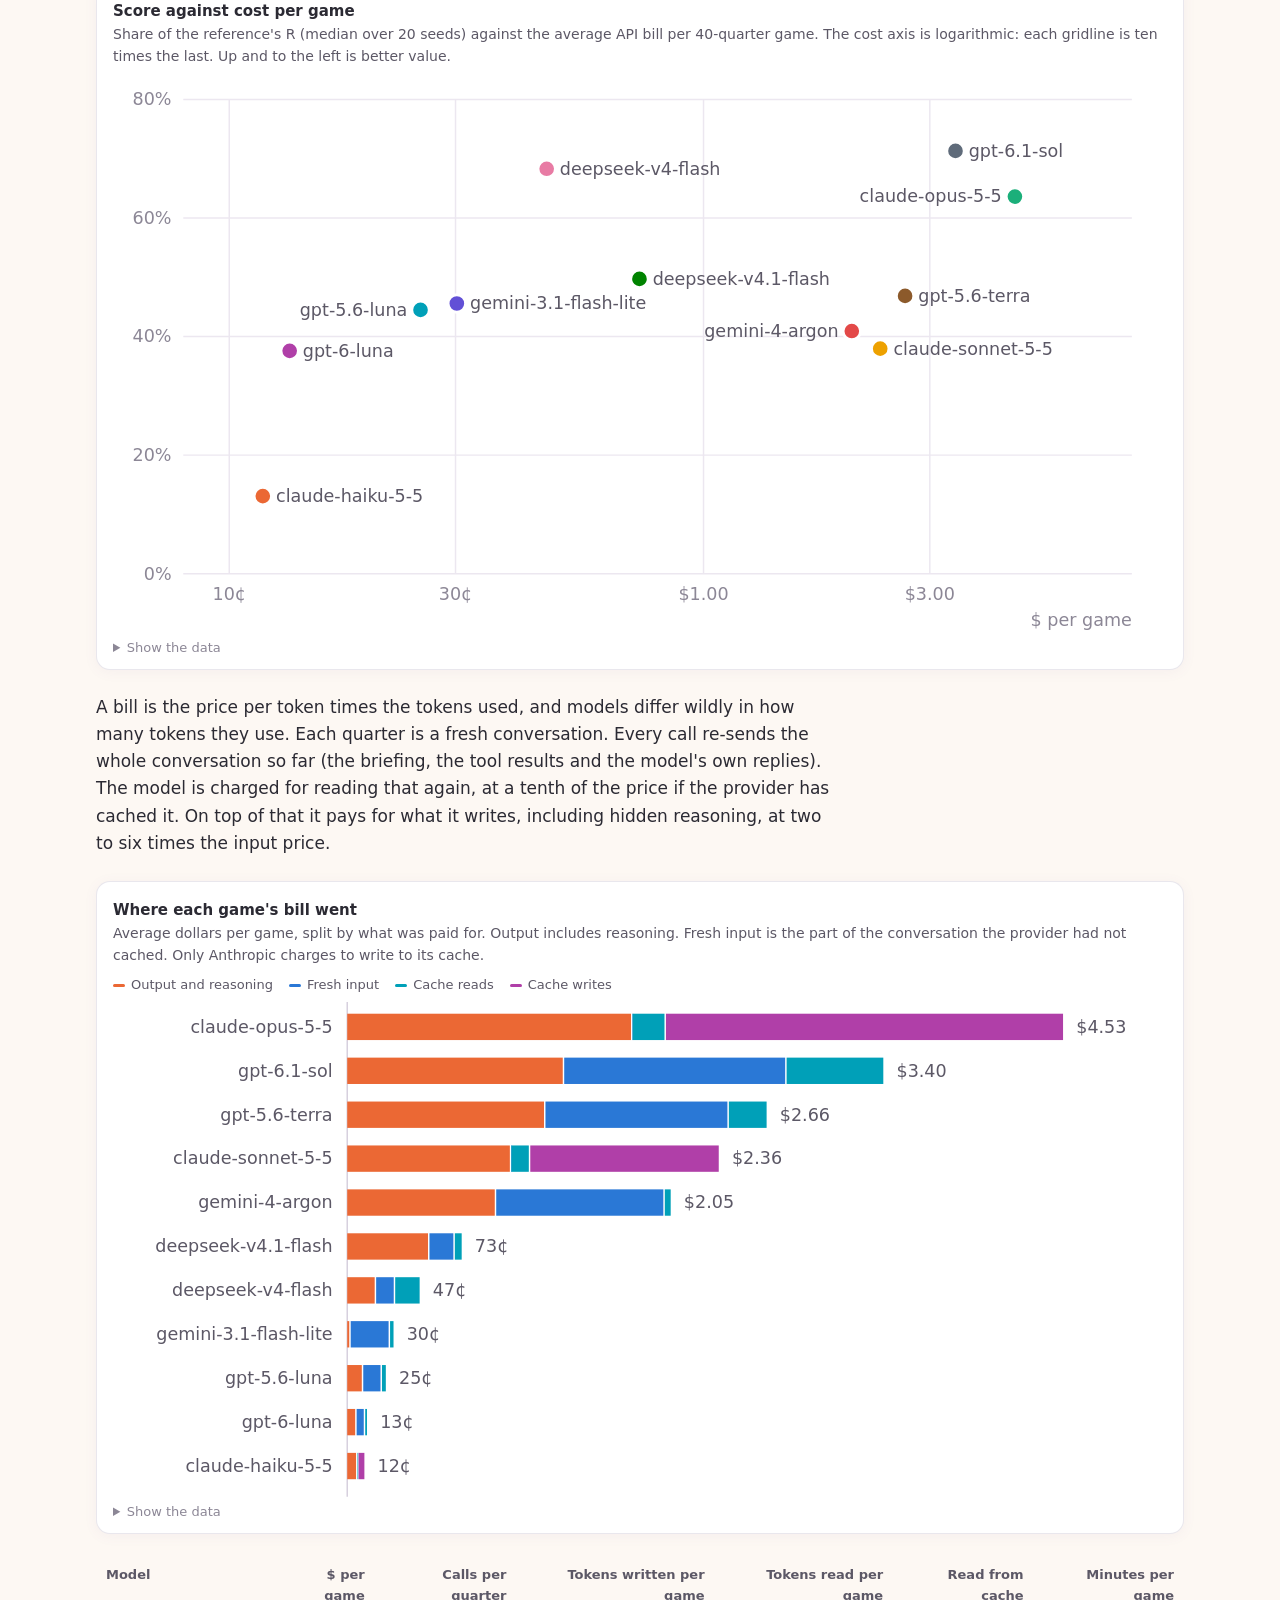
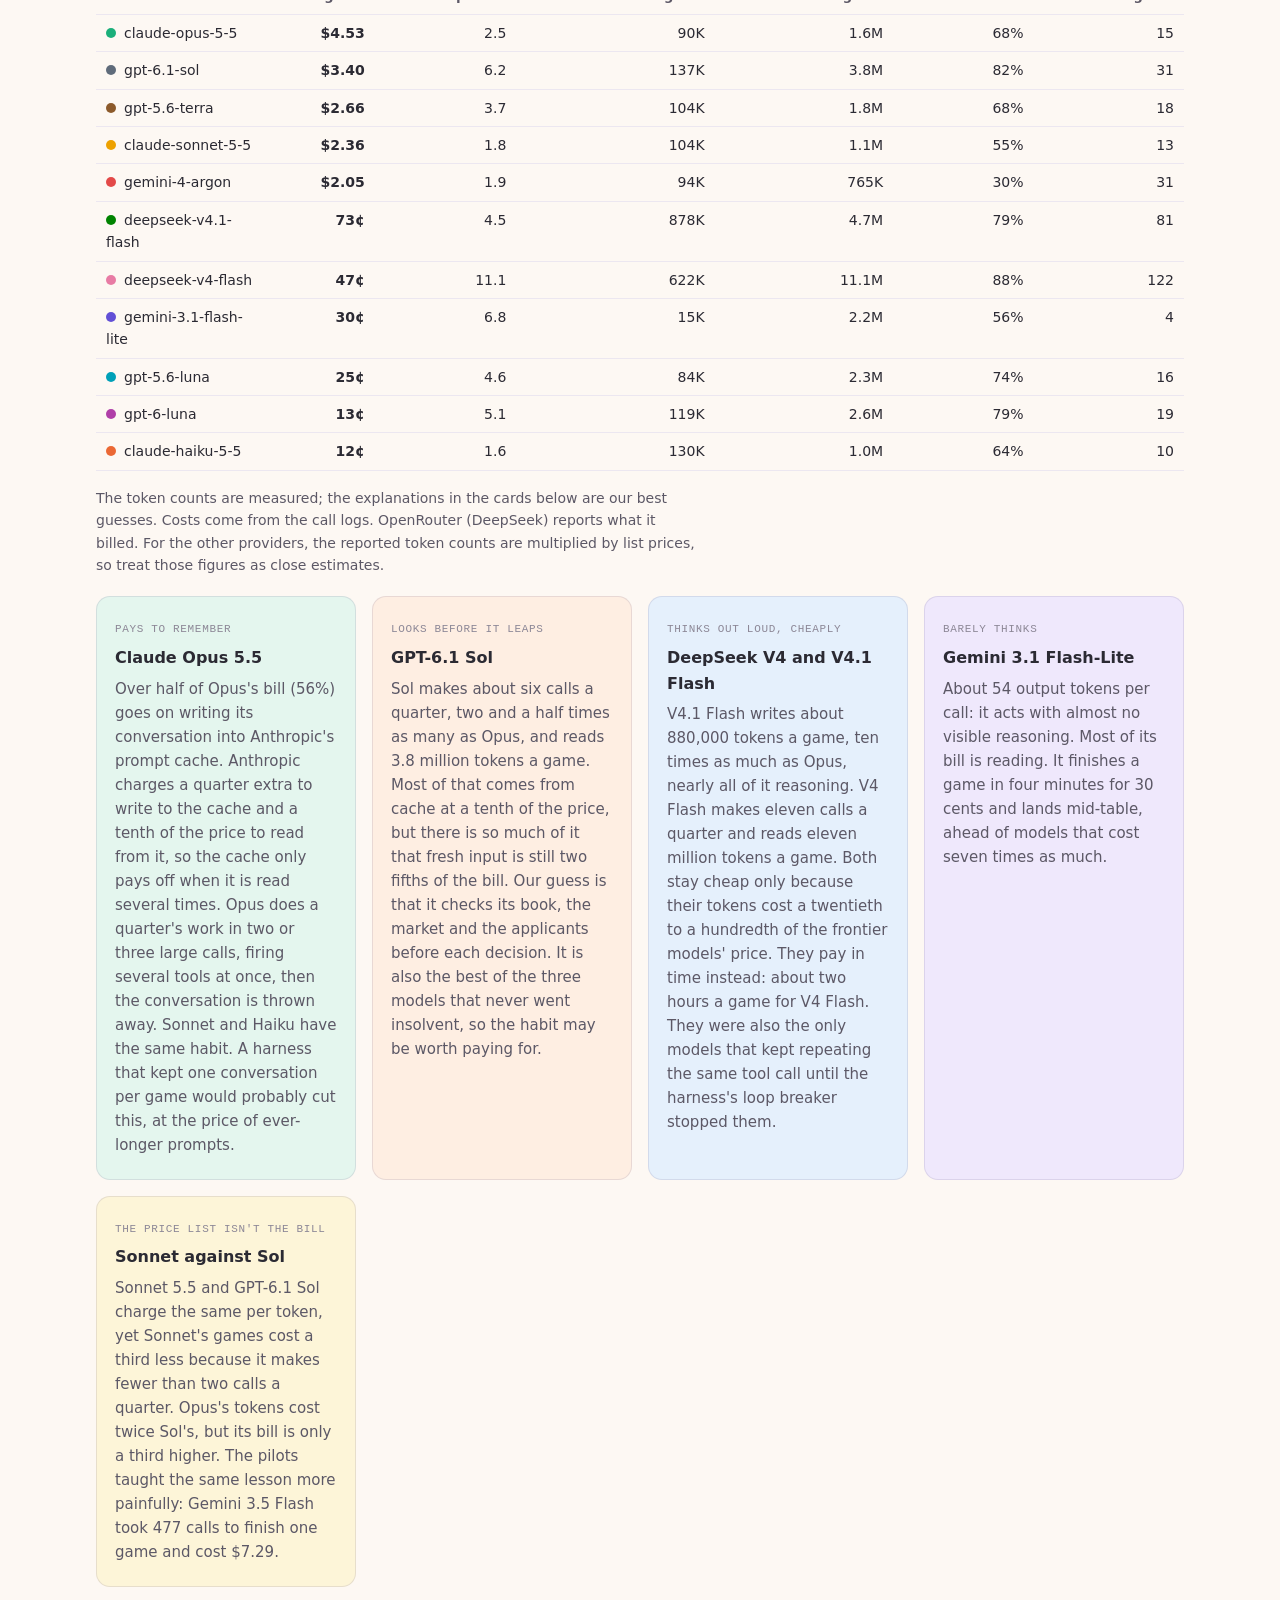
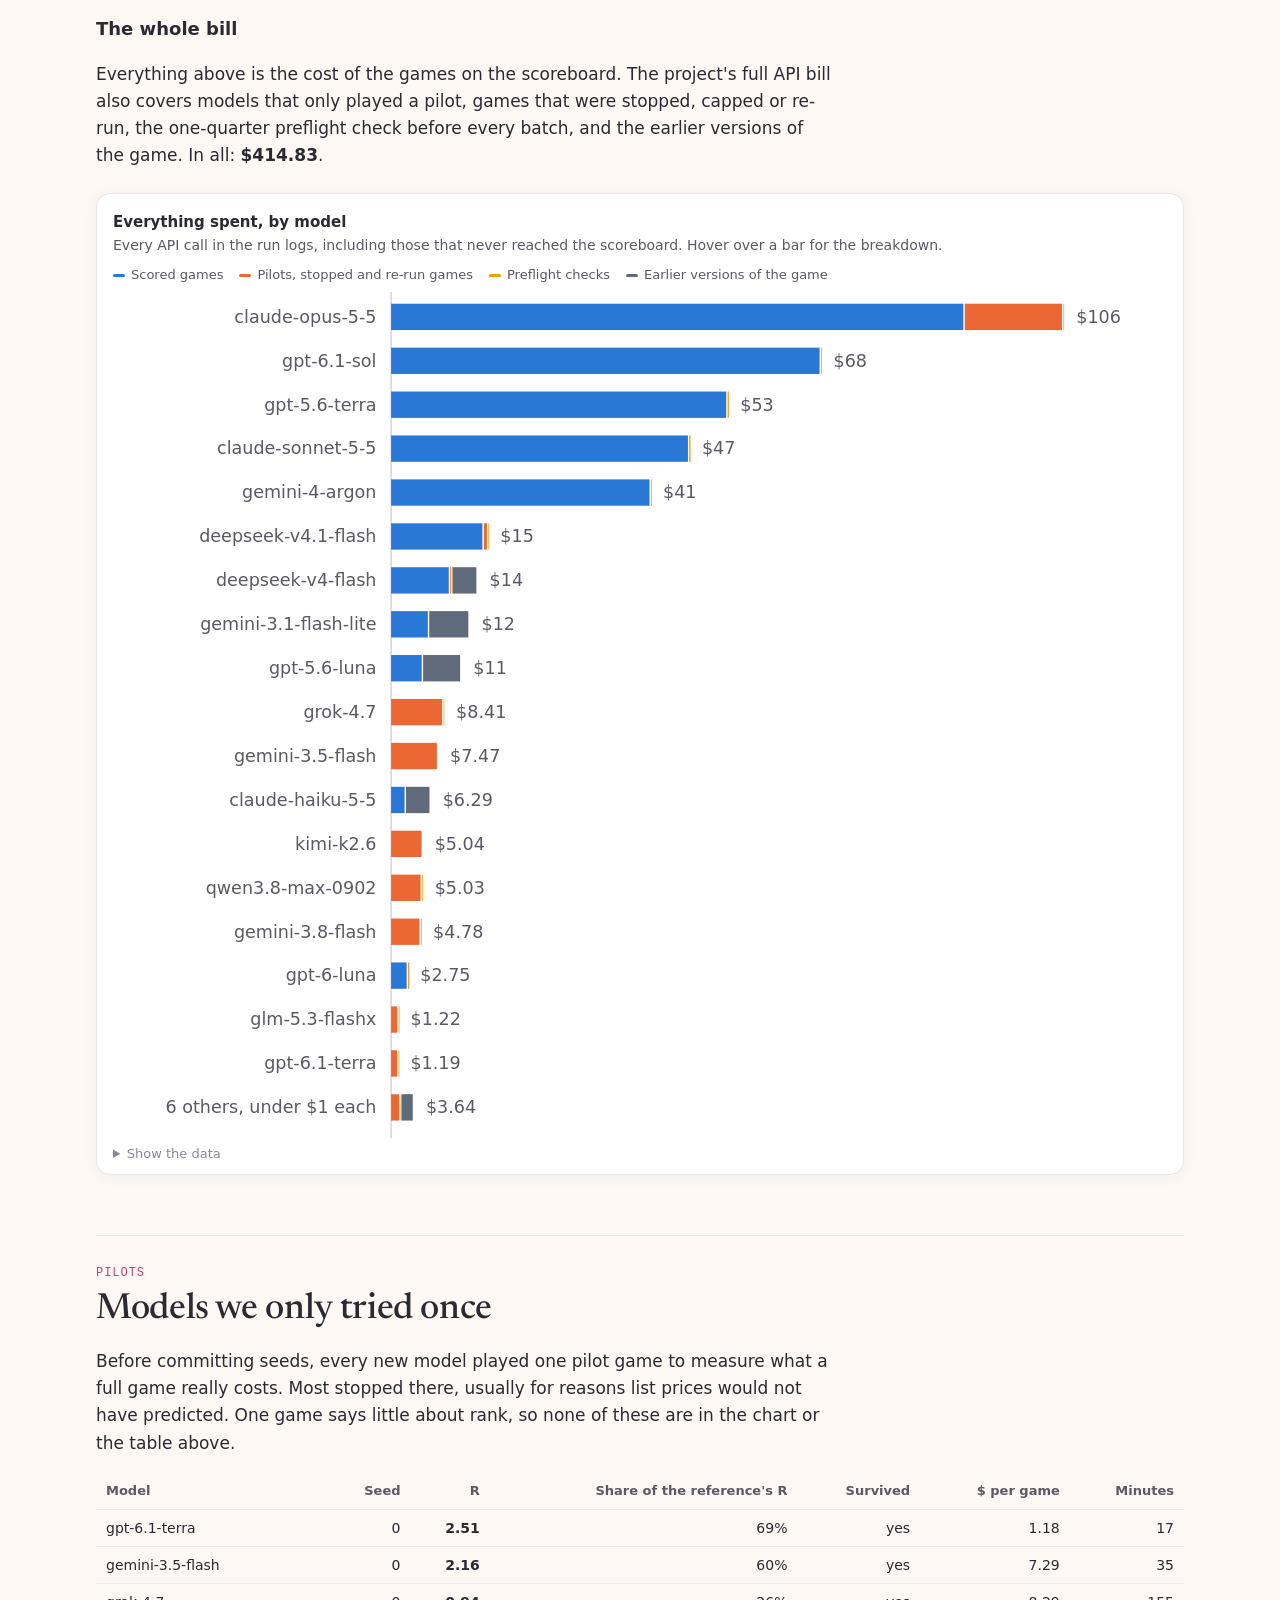
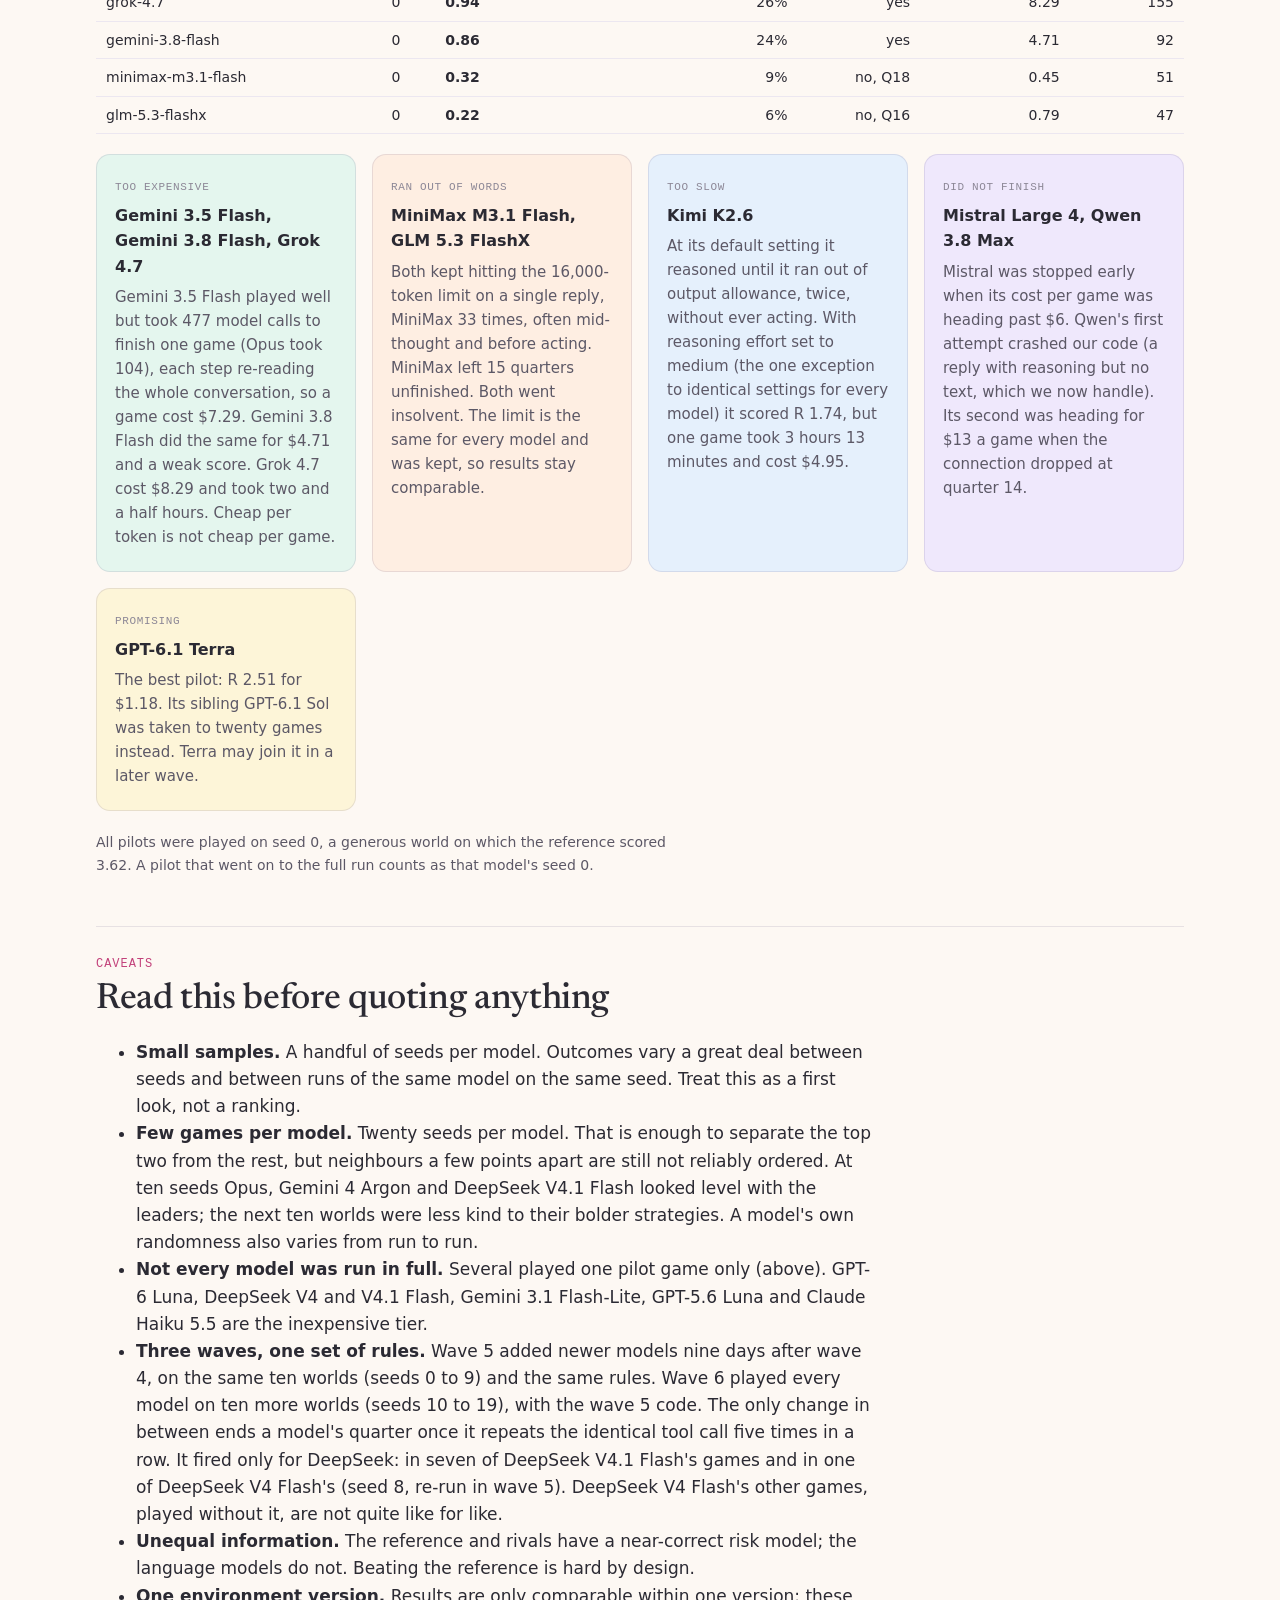
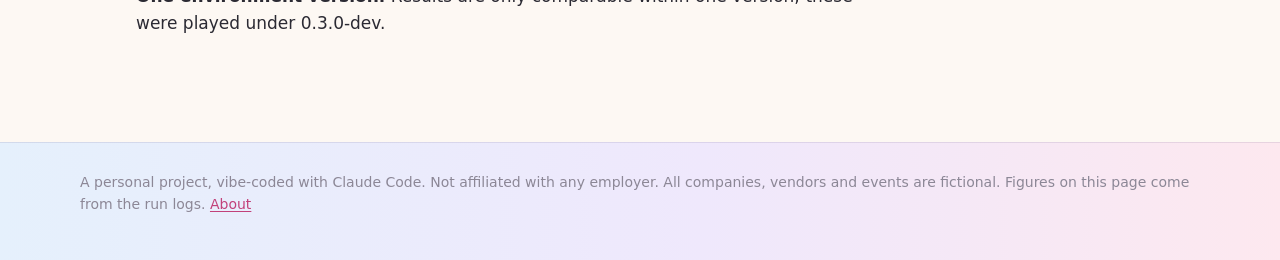
<file: website/public/results.html>
<!doctype html>
<html lang="en">
<head>
<meta charset="utf-8">
<meta name="viewport" content="width=device-width, initial-scale=1">
<title>Results — Act of God &amp; Co.</title>
<meta name="description" content="How language models fared running an AI-liability insurer for ten simulated years, against a scripted reference on the same worlds.">
<link rel="preconnect" href="https://fonts.googleapis.com">
<link rel="preconnect" href="https://fonts.gstatic.com" crossorigin>
<link href="https://fonts.googleapis.com/css2?family=Newsreader:ital,opsz,wght@0,6..72,400;0,6..72,500;0,6..72,600;1,6..72,400&display=swap" rel="stylesheet">
<link rel="stylesheet" href="style.css">
<link rel="icon" href="data:image/svg+xml,%3Csvg xmlns='http://www.w3.org/2000/svg' viewBox='0 0 32 32'%3E%3Ctext x='4' y='25' font-size='24' font-family='Georgia'%3E%C2%A7%3C/text%3E%3C/svg%3E">
<script src="data.js"></script>
<script src="charts.js"></script>
</head>
<body>
<header class="masthead"><div class="inner">
  <a class="brand" href="index.html">Act of God <span>&amp;</span> Co.</a>
  <nav>
    <a href="index.html">How it works</a>
    <a href="failures.html">How insurers die</a>
    <a href="results.html" aria-current="page">Results</a>
    <a href="play.html">Play it yourself</a>
    <a href="about.html">About</a>
  </nav>
</div></header>

<div class="hero">
  <p class="kicker">Results · <span id="batch"></span> · environment <span id="batch-env"></span></p>
  <h1>Who kept the shareholders happy</h1>
  <p class="dek">Each model ran the same insurer, against the same four scripted rivals, on the same <span id="n-seeds"></span> simulated decades. Below is how its shareholders' wealth evolved, quarter by quarter, measured against what they required: 2% a quarter.</p>
</div>

<div class="layout" style="grid-template-columns: minmax(0, 1fr)">
<main>

<section class="chapter" id="chart">
  <p class="hint" id="version-note">These games were played under environment <b><span id="batch-env-3"></span></b>. The <a href="index.html">explainer</a> describes the current rules (<span data-p="ENV_VERSION"></span>), which add a graded capital ladder and regulated dividends; results are only compared within one version, and the current rules will be re-run.</p>
  <figure class="chart">
    <figcaption>
      <div class="title">Shareholder wealth against the hurdle, median across seeds</div>
      <div class="sub">1.0 means shareholders earned exactly their required return so far. Wealth is true equity plus dividends, less the cost of capital raised, all grown at the hurdle rate. At quarter 40 each line is the model's median final score, R.</div>
    </figcaption>
    <div id="chart-median"></div>
  </figure>
  <div class="aside"><p><b>How to read it.</b> Lines start at 1.0. A line that drifts down slowly is holding capital that earns less than shareholders want. A line that drops sharply is an insolvency in at least half the seeds: equity goes to zero and recent dividends are clawed back. The reference actuary was built with a near-correct model of the hidden world; the language models start with none.</p></div>
</section>

<section class="chapter" id="games">
  <p class="kicker">Each game</p>
  <h2>One model, every seed</h2>
  <p>Medians hide a lot. Pick a model to see each of its games beside the reference actuary's median.</p>
  <div class="tabs" role="tablist" id="model-tabs"></div>
  <figure class="chart">
    <figcaption><div class="title" id="games-title"></div><div class="sub">Thin lines are individual seeds; an insolvency drops a line to its kept dividends.</div></figcaption>
    <div id="chart-games"></div>
  </figure>
</section>

<section class="chapter" id="table">
  <p class="kicker">Summary</p>
  <h2>The numbers</h2>
  <div class="table-wrap"><table id="summary"></table></div>
  <p style="font-size:15px;color:var(--ink-2)">Models are ranked by "share of the reference's R": each game's R divided by the reference actuary's R on the same world, median across games. This is fairer than median R alone, because models played different numbers of seeds and some worlds are kinder than others. "Beat the reference" counts seeds where the model's final R exceeded the reference actuary's on the same world. Cost is the API bill per game; minutes are wall-clock time per 40-quarter game.</p>
</section>

<section class="chapter" id="risk">
  <p class="kicker">Nerve</p>
  <h2>Same average, different nerve</h2>
  <p>The ranking uses medians, which reward consistency. Averages tell a different story. Opus 5.5 and GPT-6.1 Sol return almost exactly the same R on average, about 1.7. Opus's results, though, are spread more than three times as widely: its best game is the best in the benchmark, and in nine of twenty it failed to earn the shareholders their 2% a quarter. An investor who owned all twenty of either company would have done about equally well. An investor who owned one would much rather it were Sol.</p>
  <figure class="chart">
    <figcaption><div class="title">Average result against how much it varies</div><div class="sub">Each model's mean R over its 20 games, against the standard deviation of those results. Up and to the left is a better deal. The reference actuary's spread is mostly the worlds themselves: some seeds are far kinder than others.</div></figcaption>
    <div id="chart-risk"></div>
  </figure>
  <p class="hint">DeepSeek V4 Flash has the highest average of any model, helped by a few very good games, which its median plays down. Sonnet 5.5 averages R 1.0, just meeting the hurdle, despite being seized nine times: its good games pay for its bad ones.</p>
</section>

<section class="chapter" id="spend">
  <p class="kicker">The bill</p>
  <h2>What it cost, and why</h2>
  <p>The models' bills for one game run from about 12 cents to $4.50, nearly forty-fold. The best score and the biggest bill don't go together. DeepSeek V4 Flash gets within three points of GPT-6.1 Sol for about a seventh of the price. Opus is the most expensive model and comes third.</p>
  <figure class="chart">
    <figcaption><div class="title">Score against cost per game</div><div class="sub">Share of the reference's R (median over 20 seeds) against the average API bill per 40-quarter game. The cost axis is logarithmic: each gridline is ten times the last. Up and to the left is better value.</div></figcaption>
    <div id="chart-value"></div>
  </figure>
  <p>A bill is the price per token times the tokens used, and models differ wildly in how many tokens they use. Each quarter is a fresh conversation. Every call re-sends the whole conversation so far (the briefing, the tool results and the model's own replies). The model is charged for reading that again, at a tenth of the price if the provider has cached it. On top of that it pays for what it writes, including hidden reasoning, at two to six times the input price.</p>
  <figure class="chart">
    <figcaption><div class="title">Where each game's bill went</div><div class="sub">Average dollars per game, split by what was paid for. Output includes reasoning. Fresh input is the part of the conversation the provider had not cached. Only Anthropic charges to write to its cache.</div></figcaption>
    <div id="chart-bill"></div>
  </figure>
  <div class="table-wrap"><table id="habits"></table></div>
  <p class="hint">The token counts are measured; the explanations in the cards below are our best guesses. Costs come from the call logs. OpenRouter (DeepSeek) reports what it billed. For the other providers, the reported token counts are multiplied by list prices, so treat those figures as close estimates.</p>
  <div class="grid">
    <div class="card"><span class="tag">Pays to remember</span><h4>Claude Opus 5.5</h4><p>Over half of Opus's bill (56%) goes on writing its conversation into Anthropic's prompt cache. Anthropic charges a quarter extra to write to the cache and a tenth of the price to read from it, so the cache only pays off when it is read several times. Opus does a quarter's work in two or three large calls, firing several tools at once, then the conversation is thrown away. Sonnet and Haiku have the same habit. A harness that kept one conversation per game would probably cut this, at the price of ever-longer prompts.</p></div>
    <div class="card"><span class="tag">Looks before it leaps</span><h4>GPT-6.1 Sol</h4><p>Sol makes about six calls a quarter, two and a half times as many as Opus, and reads 3.8 million tokens a game. Most of that comes from cache at a tenth of the price, but there is so much of it that fresh input is still two fifths of the bill. Our guess is that it checks its book, the market and the applicants before each decision. It is also the best of the three models that never went insolvent, so the habit may be worth paying for.</p></div>
    <div class="card"><span class="tag">Thinks out loud, cheaply</span><h4>DeepSeek V4 and V4.1 Flash</h4><p>V4.1 Flash writes about 880,000 tokens a game, ten times as much as Opus, nearly all of it reasoning. V4 Flash makes eleven calls a quarter and reads eleven million tokens a game. Both stay cheap only because their tokens cost a twentieth to a hundredth of the frontier models' price. They pay in time instead: about two hours a game for V4 Flash. They were also the only models that kept repeating the same tool call until the harness's loop breaker stopped them.</p></div>
    <div class="card"><span class="tag">Barely thinks</span><h4>Gemini 3.1 Flash-Lite</h4><p>About 54 output tokens per call: it acts with almost no visible reasoning. Most of its bill is reading. It finishes a game in four minutes for 30 cents and lands mid-table, ahead of models that cost seven times as much.</p></div>
    <div class="card"><span class="tag">The price list isn't the bill</span><h4>Sonnet against Sol</h4><p>Sonnet 5.5 and GPT-6.1 Sol charge the same per token, yet Sonnet's games cost a third less because it makes fewer than two calls a quarter. Opus's tokens cost twice Sol's, but its bill is only a third higher. The pilots taught the same lesson more painfully: Gemini 3.5 Flash took 477 calls to finish one game and cost $7.29.</p></div>
  </div>
  <h3>The whole bill</h3>
  <p>Everything above is the cost of the games on the scoreboard. The project's full API bill also covers models that only played a pilot, games that were stopped, capped or re-run, the one-quarter preflight check before every batch, and the earlier versions of the game. In all: <b id="spend-total"></b>.</p>
  <figure class="chart">
    <figcaption><div class="title">Everything spent, by model</div><div class="sub">Every API call in the run logs, including those that never reached the scoreboard. Hover over a bar for the breakdown.</div></figcaption>
    <div id="chart-total"></div>
  </figure>
</section>

<section class="chapter" id="pilots">
  <p class="kicker">Pilots</p>
  <h2>Models we only tried once</h2>
  <p>Before committing seeds, every new model played one pilot game to measure what a full game really costs. Most stopped there, usually for reasons list prices would not have predicted. One game says little about rank, so none of these are in the chart or the table above.</p>
  <div class="table-wrap"><table id="pilot-table"></table></div>
  <div class="grid">
    <div class="card"><span class="tag">Too expensive</span><h4>Gemini 3.5 Flash, Gemini 3.8 Flash, Grok 4.7</h4><p>Gemini 3.5 Flash played well but took 477 model calls to finish one game (Opus took 104), each step re-reading the whole conversation, so a game cost $7.29. Gemini 3.8 Flash did the same for $4.71 and a weak score. Grok 4.7 cost $8.29 and took two and a half hours. Cheap per token is not cheap per game.</p></div>
    <div class="card"><span class="tag">Ran out of words</span><h4>MiniMax M3.1 Flash, GLM 5.3 FlashX</h4><p>Both kept hitting the 16,000-token limit on a single reply, MiniMax 33 times, often mid-thought and before acting. MiniMax left 15 quarters unfinished. Both went insolvent. The limit is the same for every model and was kept, so results stay comparable.</p></div>
    <div class="card"><span class="tag">Too slow</span><h4>Kimi K2.6</h4><p>At its default setting it reasoned until it ran out of output allowance, twice, without ever acting. With reasoning effort set to medium (the one exception to identical settings for every model) it scored R 1.74, but one game took 3 hours 13 minutes and cost $4.95.</p></div>
    <div class="card"><span class="tag">Did not finish</span><h4>Mistral Large 4, Qwen 3.8 Max</h4><p>Mistral was stopped early when its cost per game was heading past $6. Qwen's first attempt crashed our code (a reply with reasoning but no text, which we now handle). Its second was heading for $13 a game when the connection dropped at quarter 14.</p></div>
    <div class="card"><span class="tag">Promising</span><h4>GPT-6.1 Terra</h4><p>The best pilot: R 2.51 for $1.18. Its sibling GPT-6.1 Sol was taken to twenty games instead. Terra may join it in a later wave.</p></div>
  </div>
  <p class="hint">All pilots were played on seed 0, a generous world on which the reference scored 3.62. A pilot that went on to the full run counts as that model's seed 0.</p>
</section>

<section class="chapter" id="caveats">
  <p class="kicker">Caveats</p>
  <h2>Read this before quoting anything</h2>
  <ul>
    <li><b>Small samples.</b> A handful of seeds per model. Outcomes vary a great deal between seeds and between runs of the same model on the same seed. Treat this as a first look, not a ranking.</li>
    <li><b>Few games per model.</b> Twenty seeds per model. That is enough to separate the top two from the rest, but neighbours a few points apart are still not reliably ordered. At ten seeds Opus, Gemini 4 Argon and DeepSeek V4.1 Flash looked level with the leaders; the next ten worlds were less kind to their bolder strategies. A model's own randomness also varies from run to run.</li>
    <li><b>Not every model was run in full.</b> Several played one pilot game only (above). GPT-6 Luna, DeepSeek V4 and V4.1 Flash, Gemini 3.1 Flash-Lite, GPT-5.6 Luna and Claude Haiku 5.5 are the inexpensive tier.</li>
    <li><b>Three waves, one set of rules.</b> Wave 5 added newer models nine days after wave 4, on the same ten worlds (seeds 0 to 9) and the same rules. Wave 6 played every model on ten more worlds (seeds 10 to 19), with the wave 5 code. The only change in between ends a model's quarter once it repeats the identical tool call five times in a row. It fired only for DeepSeek: in seven of DeepSeek V4.1 Flash's games and in one of DeepSeek V4 Flash's (seed 8, re-run in wave 5). DeepSeek V4 Flash's other games, played without it, are not quite like for like.</li>
    <li><b>Unequal information.</b> The reference and rivals have a near-correct risk model; the language models do not. Beating the reference is hard by design.</li>
    <li><b>One environment version.</b> Results are only comparable within one version; these were played under <span id="batch-env-2"></span>.</li>
  </ul>
</section>

</main>
</div>
<footer class="site"><div class="inner">A personal project, vibe-coded with Claude Code. Not affiliated with any employer. All companies, vendors and events are fictional. Figures on this page come from the run logs. <a href="about.html">About</a></div></footer>
<script src="results.js"></script>
</body>
</html>
</file>
<file: mutual_site/public/style.css>
/* Mutually Assured AI Modelling: light only, soft pastel page, white surfaces for data. Same family as Act of God & Co. */
:root {
  color-scheme: light;
  --page: #f7faf9;            /* cool cream */
  --surface: #ffffff;
  --surface-2: #eef6f5;       /* mint wash */
  --ink: #23292e;
  --ink-2: #536068;
  --muted: #84909a;
  --grid: #e6eeee;
  --axis: #cbd8da;
  --border: rgba(30, 80, 90, 0.14);
  --accent: #0e7490;          /* deep teal; 5.4:1 on white */
  --accent-wash: #e3f3f6;
  --mint: #e3f6ee; --sky: #e5f0fc; --lavender: #efe8fc; --butter: #fdf5d8; --blush: #fde8ef; --peach: #feeee2;
  --s1: #2a78d6; --s2: #eb6834; --s3: #1baf7a; --s4: #eda100; --s7: #6250d6;
  --good: #0ca30c; --good-text: #006300; --warning: #fab219; --warning-text: #8a5a00; --critical: #d03b3b; --critical-text: #a32020;
  --serif: "Newsreader", Georgia, "Times New Roman", serif;
  --sans: system-ui, -apple-system, "Segoe UI", sans-serif;
  --mono: ui-monospace, "Cascadia Mono", Consolas, monospace;
}
* { box-sizing: border-box; }
html { -webkit-text-size-adjust: 100%; }
body { margin: 0; background: var(--page); color: var(--ink); font: 16px/1.6 var(--sans); overflow-x: clip; }
a { color: var(--accent); text-underline-offset: 2px; }
h1, h2, h3 { font-family: var(--serif); font-weight: 600; letter-spacing: -0.01em; line-height: 1.15; }
h2 { font-size: 30px; margin: 0 0 10px; }
h3 { font-size: 19px; margin: 0 0 8px; }
.kicker { font-size: 12px; letter-spacing: 0.12em; text-transform: uppercase; color: var(--accent); font-weight: 600; margin: 0 0 6px; }
.hint { color: var(--ink-2); font-size: 14px; }
.num { font-variant-numeric: tabular-nums; }

.masthead { border-bottom: 1px solid var(--border); background: linear-gradient(90deg, var(--mint), var(--sky) 50%, var(--lavender)); }
.masthead .inner { max-width: 1200px; margin: 0 auto; padding: 12px 16px; display: flex; align-items: center; gap: 18px; flex-wrap: wrap; }
.brand { font-family: var(--serif); font-size: 21px; font-weight: 600; color: var(--ink); text-decoration: none; }
.brand span { color: var(--accent); }
.masthead nav { display: flex; gap: 14px; flex-wrap: wrap; font-size: 14px; margin-left: auto; }
.masthead nav a { color: var(--ink-2); text-decoration: none; }
.masthead nav a:hover { color: var(--accent); }

.wrap { max-width: 1200px; margin: 0 auto; padding: 0 16px; }
.hero { padding: 40px 0 8px; max-width: 820px; }
.hero h1 { font-size: clamp(32px, 5vw, 50px); margin: 0 0 14px; }
.hero .dek { font-size: 19px; color: var(--ink-2); margin: 0 0 18px; }
.toy { background: var(--butter); border: 1px solid #ecdca0; border-radius: 10px; padding: 12px 16px; font-size: 15px; max-width: 820px; }
.toy b { font-family: var(--serif); font-size: 17px; }

section.chapter { padding: 40px 0 8px; border-top: 1px solid var(--border); margin-top: 32px; }
section.chapter > p { max-width: 760px; }

/* lever board */
.presets { display: flex; gap: 8px; flex-wrap: wrap; margin: 12px 0 18px; align-items: center; }
.presets button, .tabs button {
  font: inherit; font-size: 14px; border: 1px solid var(--border); background: var(--surface); color: var(--ink);
  padding: 6px 14px; border-radius: 999px; cursor: pointer;
}
.presets button[aria-pressed="true"], .tabs button[aria-selected="true"] { background: var(--accent); color: #fff; border-color: var(--accent); }
.presets.scale-toggle { margin: 4px 0 10px; gap: 6px; }
.presets.scale-toggle button { font-size: 13px; padding: 4px 12px; }
.board { display: grid; grid-template-columns: minmax(0, 380px) minmax(0, 1fr); gap: 24px; align-items: start; }
.levers { display: flex; flex-direction: column; gap: 14px; }
.levers fieldset { border: 1px solid var(--border); border-radius: 12px; background: var(--surface); padding: 10px 14px 12px; margin: 0; }
.levers legend { font-family: var(--serif); font-weight: 600; font-size: 17px; padding: 0 6px; }
.levers legend i { display: inline-block; width: 10px; height: 10px; border-radius: 50%; margin-right: 6px; vertical-align: 1px; }
.lever { display: grid; grid-template-columns: 1fr auto; gap: 0 10px; align-items: baseline; margin-top: 8px; }
.lever label { font-size: 14px; color: var(--ink); }
.lever output { font-size: 14px; font-variant-numeric: tabular-nums; color: var(--ink); font-weight: 600; }
.lever input[type=range] { grid-column: 1 / -1; width: 100%; accent-color: var(--accent); margin: 2px 0 0; }
.lever details { grid-column: 1 / -1; font-size: 12.5px; color: var(--ink-2); }
.chart-note { font-size: 13px; color: var(--ink-2); margin: 10px 0 0; line-height: 1.5; }
.lever-note { grid-column: 1 / -1; font-size: 12.5px; color: var(--ink-2); margin: 0 0 2px; }
.lever summary { cursor: pointer; color: var(--muted); list-style: none; }
.lever summary::-webkit-details-marker { display: none; }
.lever summary::before { content: "ⓘ why this value"; }
.lever details[open] summary::before { content: "ⓘ hide"; }
.chip { display: inline-block; font-size: 11.5px; padding: 0 7px; border-radius: 999px; background: var(--surface-2); color: var(--accent); text-decoration: none; margin: 2px 4px 0 0; }

.results { position: sticky; top: 12px; display: flex; flex-direction: column; gap: 16px; }
.tiles { display: grid; grid-template-columns: repeat(auto-fit, minmax(150px, 1fr)); gap: 10px; }
.tile { background: var(--surface); border: 1px solid var(--border); border-radius: 12px; padding: 10px 14px; }
.tile .label { font-size: 12.5px; color: var(--ink-2); }
.tile .value { font-family: var(--serif); font-size: 28px; font-weight: 600; line-height: 1.2; font-variant-numeric: tabular-nums; }
.tile .sub { font-size: 12.5px; color: var(--muted); }
.status { font-size: 12.5px; font-weight: 600; }
.status.good { color: var(--good-text); } .status.warn { color: var(--warning-text); } .status.bad { color: var(--critical-text); }
.status::before { margin-right: 4px; }
.status.good::before { content: "●"; color: var(--good); } .status.warn::before { content: "▲"; color: var(--warning); } .status.bad::before { content: "■"; color: var(--critical); }

figure.chart { margin: 0; background: var(--surface); border: 1px solid var(--border); border-radius: 12px; padding: 14px 16px 10px; position: relative; }
figure.chart .title { font-family: var(--serif); font-weight: 600; font-size: 17px; }
figure.chart .sub { font-size: 13px; color: var(--ink-2); margin-bottom: 6px; }
.legend { display: flex; gap: 14px; flex-wrap: wrap; font-size: 13px; color: var(--ink-2); margin: 4px 0; }
.legend i { display: inline-block; width: 14px; height: 3px; border-radius: 2px; vertical-align: 3px; margin-right: 5px; }
.legend i.dash { background: repeating-linear-gradient(90deg, var(--ink-2) 0 4px, transparent 4px 7px); height: 2px; }
svg text { font: 12px var(--sans); fill: var(--ink-2); }
.tooltip { position: absolute; pointer-events: none; background: var(--surface); border: 1px solid var(--border); border-radius: 8px;
  box-shadow: 0 4px 14px rgba(20, 50, 60, 0.12); padding: 6px 10px; font-size: 13px; white-space: nowrap; display: none; z-index: 2; }

.cards { display: grid; grid-template-columns: repeat(auto-fit, minmax(260px, 1fr)); gap: 14px; }
.card { background: var(--surface); border: 1px solid var(--border); border-radius: 12px; padding: 14px 16px; }
.card h3 small { font-family: var(--sans); font-weight: 400; font-size: 13px; color: var(--ink-2); }
dl.kv { display: grid; grid-template-columns: 1fr auto; gap: 3px 12px; margin: 0; font-size: 14px; }
dl.kv dt { color: var(--ink-2); }
dl.kv dd { margin: 0; text-align: right; font-variant-numeric: tabular-nums; }
dl.kv .total { font-weight: 600; color: var(--ink); }

.table-wrap { overflow-x: auto; background: var(--surface); border: 1px solid var(--border); border-radius: 12px; }
table { border-collapse: collapse; width: 100%; font-size: 14px; }
th, td { padding: 7px 12px; border-bottom: 1px solid var(--grid); text-align: left; vertical-align: top; }
th { font-size: 12.5px; color: var(--ink-2); font-weight: 600; background: var(--surface-2); }
td.num, th.num { text-align: right; font-variant-numeric: tabular-nums; }
tr:last-child td { border-bottom: none; }
tr.muted td { color: var(--muted); }
.verdict { font-weight: 600; white-space: nowrap; }
.verdict.Fail { color: var(--critical-text); } .verdict.Pass { color: var(--good-text); } .verdict.Plausible { color: var(--warning-text); }

.bond-inputs { display: flex; gap: 16px; flex-wrap: wrap; align-items: end; margin: 8px 0 14px; }
.bond-inputs label { font-size: 14px; display: flex; flex-direction: column; gap: 3px; }
.bond-inputs input { font: inherit; width: 110px; padding: 5px 8px; border: 1px solid var(--border); border-radius: 8px; }

.findings { max-width: 820px; padding-left: 20px; }
.findings li { margin-bottom: 8px; }
.filters { display: flex; gap: 8px; flex-wrap: wrap; margin: 10px 0 14px; }
.tabs { display: flex; gap: 8px; flex-wrap: wrap; }
.src { background: var(--surface); border: 1px solid var(--border); border-radius: 12px; padding: 12px 16px; margin-bottom: 10px; }
.src h4 { margin: 0 0 4px; font-size: 15px; }
.src .meta { font-size: 12.5px; color: var(--muted); }
.src p { margin: 6px 0; font-size: 14px; }
.badge { display: inline-block; font-size: 11.5px; padding: 0 8px; border-radius: 999px; margin-right: 6px; font-weight: 600; }
.badge.verified { background: var(--mint); color: var(--good-text); }
.badge.secondary { background: var(--sky); color: #1f5aa6; }
.badge.unverified { background: var(--blush); color: var(--critical-text); }
.badge.confirmed { background: var(--mint); color: var(--good-text); }
.badge.corrected { background: var(--butter); color: var(--warning-text); }
.badge.re-fitted { background: var(--sky); color: #1f5aa6; }
.badge.lens { background: var(--lavender); color: #4b3aa8; font-weight: 500; }
#sources h3, #frequency h3 { margin: 22px 0 8px; }
.chains { display: grid; grid-template-columns: repeat(auto-fit, minmax(280px, 1fr)); gap: 14px; }
.chain-total { margin-top: 8px; font-size: 14px; color: var(--ink-2); }
.steps { max-width: 760px; padding-left: 20px; }
.steps li { margin-bottom: 8px; }
#legal-levers { max-width: 520px; display: block; }
#legal-table button, #carrier-table button { font: inherit; font-size: 13px; border: 1px solid var(--border); background: var(--surface); color: var(--ink);
  padding: 3px 10px; border-radius: 999px; cursor: pointer; }
#carrier-traits td { font-size: 13px; vertical-align: top; }
#legal-table tr.on td { background: color-mix(in srgb, var(--accent) 12%, transparent); }
details.more > summary { cursor: pointer; color: var(--accent); margin: 10px 0; }

footer { border-top: 1px solid var(--border); margin-top: 48px; padding: 20px 0 40px; font-size: 13px; color: var(--ink-2); }

@media (max-width: 900px) {
  .board { grid-template-columns: minmax(0, 1fr); }
  .results { position: static; }
}
svg text.halo { paint-order: stroke; stroke: var(--surface); stroke-width: 4px; stroke-linejoin: round; fill: var(--ink-2); }
.us-line { display: flex; flex-wrap: wrap; gap: 0.5rem; align-items: center; }
.us-line select { font: inherit; padding: 0.25rem 0.5rem; border: 1px solid var(--border); border-radius: 6px; background: var(--surface); color: inherit; max-width: 100%; }
</file>
<file: website/public/style.css>
/* Act of God & Co. — site styles. Light only: a soft pastel page, white chart surfaces, validated data colours. */
:root {
  color-scheme: light;
  --page: #fdf8f3;            /* warm cream */
  --surface: #ffffff;         /* charts and cards sit on white so the data palette stays validated */
  --surface-2: #f6f1fb;       /* lavender wash */
  --ink: #2b2a33;
  --ink-2: #5c5866;
  --muted: #8c8796;
  --grid: #ece7f0;
  --axis: #d6cfdd;
  --border: rgba(90, 70, 120, 0.13);
  --accent: #c2417a;          /* raspberry; 4.9:1 on white */
  --accent-wash: #fdebf3;
  --mint: #e4f6ee; --peach: #feeee2; --sky: #e5f0fc; --lavender: #efe8fc; --butter: #fdf5d8; --blush: #fde8ef;
  --s1: #2a78d6; --s2: #eb6834; --s3: #1baf7a; --s4: #eda100;
  --s5: #e87ba4; --s6: #008300; --s7: #6250d6; --s8: #e34948;
  --s9: #00a0b8; --s10: #8c5a2b; --s11: #b03fa8; --s12: #5f6b7a;
  --good: #0ca30c; --warning: #fab219; --serious: #ec835a; --critical: #d03b3b;
  --good-text: #006300;
  --serif: "Newsreader", Georgia, "Times New Roman", serif;
  --sans: system-ui, -apple-system, "Segoe UI", sans-serif;
  --mono: ui-monospace, "Cascadia Mono", Consolas, monospace;
}

* { box-sizing: border-box; }
html { -webkit-text-size-adjust: 100%; }
body {
  margin: 0; background: var(--page); color: var(--ink);
  font: 17px/1.6 var(--sans);
}
a { color: var(--accent); text-underline-offset: 2px; }
code, .mono { font-family: var(--mono); font-size: 0.88em; }
code { background: var(--surface-2); padding: 0.1em 0.35em; border-radius: 4px; }

/* masthead */
.masthead { border-bottom: 1px solid var(--border); background: linear-gradient(90deg, var(--blush), var(--lavender) 45%, var(--sky)); }
.masthead .inner { max-width: 1120px; margin: 0 auto; padding: 14px 16px; display: flex; align-items: center; gap: 20px; flex-wrap: wrap; }
.brand { font-family: var(--serif); font-size: 22px; font-weight: 600; color: var(--ink); text-decoration: none; letter-spacing: -0.01em; }
.brand span { color: var(--accent); }
.masthead nav { display: flex; gap: 18px; flex-wrap: wrap; flex: 1; }
.masthead nav a { color: var(--ink-2); text-decoration: none; font-size: 15px; }
.masthead nav a[aria-current="page"] { color: var(--ink); font-weight: 600; }

/* illustrations (rendered in Blender by website/art/make_art.py) */
.hero-art { position: absolute; right: 8px; top: 36px; width: min(36vw, 380px); height: auto; pointer-events: none; }
.hero h1, .hero .dek, .hero .epigraph { position: relative; }
@media (min-width: 900px) { .hero > p.dek, .hero > p.epigraph { max-width: min(62ch, 58%); } .hero > h1 { max-width: 14ch; } }
@media (max-width: 899px) { .hero-art { position: static; display: block; width: min(70%, 300px); margin: 0 auto 8px; } }
.section-art { float: right; width: min(42%, 280px); height: auto; margin: 0 0 12px 20px; shape-outside: margin-box; }
@media (max-width: 600px) { .section-art { float: none; display: block; width: min(80%, 280px); margin: 8px auto 16px; } }
section.chapter::after { content: ""; display: block; clear: both; }

/* layout */
.hero { max-width: 1120px; margin: 0 auto; padding: 56px 16px 32px; position: relative; overflow-x: clip; }   /* the background blobs must not widen the page */
.hero::before { content: ""; position: absolute; inset: 20px -40px auto auto; width: 340px; height: 340px; border-radius: 50%; background: radial-gradient(circle, var(--peach), transparent 70%); z-index: -1; pointer-events: none; }
.hero::after { content: ""; position: absolute; inset: 160px auto auto 30%; width: 280px; height: 280px; border-radius: 50%; background: radial-gradient(circle, var(--mint), transparent 70%); z-index: -1; pointer-events: none; }
body { overflow-x: hidden; }
.hero h1 { font-family: var(--serif); font-weight: 500; font-size: clamp(34px, 6vw, 58px); line-height: 1.08; margin: 0 0 18px; letter-spacing: -0.02em; max-width: 18ch; }
.hero .dek { font-size: 20px; color: var(--ink-2); max-width: 62ch; margin: 0; }
.hero .epigraph { font-family: var(--serif); font-style: italic; color: var(--muted); margin: 28px 0 0; max-width: 60ch; }

.layout { max-width: 1120px; margin: 0 auto; padding: 0 16px 80px; display: grid; grid-template-columns: 220px minmax(0, 1fr); gap: 48px; }
.toc { position: sticky; top: 16px; align-self: start; font-size: 14px; padding-top: 28px; }
.toc ol { list-style: none; padding: 0; margin: 0; counter-reset: toc; }
.toc li { counter-increment: toc; margin: 0 0 8px; }
.toc a { color: var(--ink-2); text-decoration: none; display: block; }
.toc a::before { content: counter(toc, decimal-leading-zero) "  "; color: var(--muted); font-family: var(--mono); font-size: 12px; }
.toc a.active { color: var(--ink); font-weight: 600; }
main { min-width: 0; }
@media (max-width: 860px) {
  .layout { grid-template-columns: minmax(0, 1fr); gap: 0; }
  .toc { display: none; }
}

section.chapter { padding: 28px 0 8px; border-top: 1px solid var(--border); margin-top: 28px; }
section.chapter:first-child { border-top: 0; margin-top: 0; }
.kicker { font-family: var(--mono); font-size: 12px; letter-spacing: 0.08em; text-transform: uppercase; color: var(--accent); margin: 0 0 6px; }
h2 { font-family: var(--serif); font-weight: 500; font-size: clamp(26px, 4vw, 36px); line-height: 1.15; margin: 0 0 14px; letter-spacing: -0.01em; }
h3 { font-size: 18px; margin: 28px 0 8px; }
main p, main li { max-width: 68ch; }
.lede { font-size: 19px; color: var(--ink-2); }
.aside { border-left: 3px solid var(--s5); background: var(--accent-wash); padding: 12px 16px; border-radius: 0 6px 6px 0; margin: 20px 0; max-width: 68ch; }
.aside p { margin: 0.3em 0; }
.deadpan { font-family: var(--serif); font-style: italic; color: var(--ink-2); }

/* cards and grids */
.grid { display: grid; gap: 16px; grid-template-columns: repeat(auto-fill, minmax(min(100%, 260px), 1fr)); margin: 20px 0; }
.card { background: var(--surface); border: 1px solid var(--border); border-radius: 14px; padding: 16px 18px; }
.grid .card:nth-child(5n+1) { background: var(--mint); }
.grid .card:nth-child(5n+2) { background: var(--peach); }
.grid .card:nth-child(5n+3) { background: var(--sky); }
.grid .card:nth-child(5n+4) { background: var(--lavender); }
.grid .card:nth-child(5n+5) { background: var(--butter); }
.card h4 { margin: 0 0 6px; font-size: 16px; }
.card p { margin: 0.4em 0; font-size: 15px; color: var(--ink-2); }
.card .tag { display: inline-block; font-family: var(--mono); font-size: 11px; letter-spacing: 0.06em; text-transform: uppercase; color: var(--muted); margin-bottom: 6px; }

/* dossier cards */
.dossier { background: var(--surface); border: 1px solid var(--border); border-radius: 14px; overflow: hidden; }
.dossier .head { background: var(--butter); padding: 10px 16px; border-bottom: 1px dashed var(--border); font-family: var(--mono); font-size: 12px; color: var(--muted); display: flex; justify-content: space-between; gap: 8px; flex-wrap: wrap; }
.dossier .body { padding: 14px 16px; font-family: var(--serif); font-size: 17px; }
.dossier .truth { padding: 12px 16px; background: var(--surface-2); font-size: 14px; color: var(--ink-2); }
.dossier .truth b { color: var(--ink); }
.ratio-up { color: var(--critical); font-weight: 600; }
.ratio-down { color: var(--good-text); font-weight: 600; }

/* steps */
.steps { counter-reset: step; list-style: none; padding: 0; margin: 20px 0; }
.steps li { counter-increment: step; position: relative; padding: 0 0 18px 48px; }
.steps li::before { content: counter(step); position: absolute; left: 0; top: 0; width: 32px; height: 32px; border-radius: 50%; display: grid; place-items: center; font-family: var(--mono); font-size: 13px; color: var(--ink); background: var(--lavender); }
.steps li:nth-child(even)::before { background: var(--mint); }
.steps li b { display: block; }

/* tables */
.table-wrap { overflow-x: auto; margin: 16px 0; max-width: 100%; }
table { border-collapse: collapse; font-size: 14px; min-width: 100%; }
th, td { text-align: left; padding: 7px 10px; border-bottom: 1px solid var(--grid); vertical-align: top; }
th { font-weight: 600; color: var(--ink-2); font-size: 13px; }
td.num, th.num { text-align: right; font-variant-numeric: tabular-nums; }

/* figures and charts */
figure.chart { margin: 24px 0; background: var(--surface); border: 1px solid var(--border); border-radius: 14px; padding: 16px 16px 10px; box-shadow: 0 2px 14px rgba(120, 90, 160, 0.06); }
figure.chart figcaption { margin-bottom: 8px; }
figure.chart .title { font-weight: 600; font-size: 15px; }
figure.chart .sub { color: var(--ink-2); font-size: 14px; }
.chart-svg { width: 100%; height: auto; display: block; overflow: visible; }
.chart-svg text { font-family: var(--sans); font-size: 12px; fill: var(--muted); }
.chart-svg .grid line { stroke: var(--grid); stroke-width: 1; }
.chart-svg .baseline { stroke: var(--axis); stroke-width: 1; }
.chart-svg .label { fill: var(--ink-2); font-size: 12px; }
.chart-svg .event line { stroke: var(--axis); stroke-width: 1; }
.chart-svg .event text { fill: var(--muted); font-size: 11px; }
.chart-svg .cross { stroke: var(--axis); stroke-width: 1; }
.legend { display: flex; flex-wrap: wrap; gap: 6px 16px; font-size: 13px; color: var(--ink-2); margin: 4px 0 6px; }
.legend i { display: inline-block; width: 12px; height: 3px; border-radius: 2px; margin-right: 6px; vertical-align: middle; }
.legend i.dash { background-image: linear-gradient(90deg, currentColor 50%, transparent 50%); background-size: 6px 3px; }
.tooltip { position: fixed; pointer-events: none; z-index: 20; background: var(--surface); color: var(--ink); border: 1px solid var(--border); border-radius: 8px; padding: 8px 10px; font-size: 13px; box-shadow: 0 6px 24px rgba(0,0,0,0.12); max-width: 280px; display: none; }
.tooltip .t { font-weight: 600; margin-bottom: 4px; }
.tooltip .row { display: flex; gap: 8px; justify-content: space-between; }
.tooltip .row i { width: 10px; height: 10px; border-radius: 50%; display: inline-block; margin-right: 6px; }
details.data { margin-top: 6px; font-size: 13px; color: var(--ink-2); }
details.data summary { cursor: pointer; color: var(--muted); }

/* toys */
.toy { background: linear-gradient(160deg, var(--sky), var(--surface) 55%); border: 1px solid var(--border); border-radius: 14px; padding: 18px; margin: 24px 0; box-shadow: 0 2px 14px rgba(120, 90, 160, 0.06); }
.toy h4 { margin: 0 0 4px; font-size: 16px; }
.toy .controls { display: grid; gap: 14px 24px; grid-template-columns: repeat(auto-fit, minmax(min(100%, 240px), 1fr)); margin: 14px 0; }
.toy label { font-size: 14px; color: var(--ink-2); display: block; }
.toy label output { float: right; color: var(--ink); font-variant-numeric: tabular-nums; font-weight: 600; }
.toy input[type=range] { width: 100%; accent-color: var(--accent); }
.stats { display: grid; gap: 12px; grid-template-columns: repeat(auto-fit, minmax(min(100%, 150px), 1fr)); margin: 12px 0; }
.stat { background: var(--surface); border: 1px solid var(--border); border-radius: 12px; padding: 10px 12px; }
.stat .v { font-size: 24px; font-weight: 600; line-height: 1.2; }
.stat .k { font-size: 13px; color: var(--ink-2); }
.verdict { font-size: 15px; margin: 8px 0 0; }

/* transcripts */
.tabs { display: flex; flex-wrap: wrap; gap: 8px; margin: 18px 0 12px; }
.tabs button { font: inherit; font-size: 14px; border: 1px solid var(--border); background: var(--surface); color: var(--ink-2); border-radius: 999px; padding: 6px 14px; cursor: pointer; }
.tabs button[aria-selected="true"] { background: var(--lavender); color: var(--ink); font-weight: 600; border-color: transparent; }
.turn-head { display: flex; flex-wrap: wrap; gap: 8px; margin: 0 0 14px; }
.calls { list-style: none; padding: 0; margin: 0; counter-reset: call; }
.calls > li { counter-increment: call; position: relative; padding: 0 0 14px 44px; }
.calls > li::before { content: counter(call); position: absolute; left: 0; top: 2px; width: 28px; height: 28px; border-radius: 50%; display: grid; place-items: center; font-family: var(--mono); font-size: 12px; background: var(--sky); }
.calls > li:not(:last-child)::after { content: ""; position: absolute; left: 13.5px; top: 32px; bottom: 2px; width: 1px; background: var(--axis); }
.call { background: var(--surface); border: 1px solid var(--border); border-radius: 12px; overflow: hidden; }
.call .name { padding: 8px 12px; font-family: var(--mono); font-size: 13px; font-weight: 600; background: var(--surface-2); display: flex; justify-content: space-between; gap: 8px; }
.call .name span { font-weight: 400; color: var(--muted); font-family: var(--sans); }
.call pre { margin: 0; padding: 10px 12px; font-family: var(--mono); font-size: 12.5px; line-height: 1.5; white-space: pre-wrap; word-break: break-word; max-height: 320px; overflow: auto; }
.call details { border-top: 1px dashed var(--border); }
.call details summary { padding: 6px 12px; font-size: 13px; color: var(--muted); cursor: pointer; }
.call details pre { background: var(--mint); }
.call.tool-end_turn .name { background: var(--blush); }

/* failure gallery */
.failure { border-top: 1px solid var(--border); padding-top: 28px; margin-top: 36px; }
.failure .meta { display: flex; flex-wrap: wrap; gap: 8px; margin: 8px 0 12px; }
.pill { font-family: var(--mono); font-size: 12px; border: 1px solid var(--border); border-radius: 999px; padding: 2px 10px; color: var(--ink-2); background: var(--lavender); }
.pill.dead { background: var(--blush); }
.pill.alive { background: var(--mint); }
.pill.dead::before { content: "\2715  "; color: var(--critical); }
.pill.alive::before { content: "\2713  "; color: var(--good-text); }
.two-col { display: grid; grid-template-columns: repeat(auto-fit, minmax(min(100%, 320px), 1fr)); gap: 16px 32px; }
blockquote.memo { margin: 14px 0; padding: 12px 16px; border-left: 3px solid var(--s5); font-family: var(--serif); font-size: 17px; color: var(--ink-2); background: var(--surface); border-radius: 0 6px 6px 0; max-width: 68ch; }
blockquote.memo cite { display: block; font-family: var(--sans); font-style: normal; font-size: 13px; color: var(--muted); margin-top: 6px; }

footer.site { border-top: 1px solid var(--border); padding: 28px 16px 48px; color: var(--muted); font-size: 14px; background: linear-gradient(90deg, var(--sky), var(--lavender) 55%, var(--blush)); }
footer.site .inner { max-width: 1120px; margin: 0 auto; }

@media (max-width: 520px) {
  body { font-size: 16px; }
  .hero { padding-top: 36px; }
  .hero .dek { font-size: 18px; }
}
@media (forced-colors: active) {
  .chart-svg path, .chart-svg line { forced-color-adjust: auto; }
}

/* play page */
.btn { font: inherit; font-weight: 600; font-size: 16px; border: 0; border-radius: 999px; padding: 10px 22px; cursor: pointer; background: var(--accent); color: #fff; box-shadow: 0 2px 10px rgba(194, 65, 122, 0.25); }
.btn:hover { filter: brightness(1.05); }
.btn.ghost { background: var(--surface); color: var(--accent); border: 1px solid var(--accent); box-shadow: none; }
.game-head { display: flex; align-items: baseline; gap: 12px; flex-wrap: wrap; }
.game-head h2 { margin: 0; }
.briefing { margin: 18px 0; background: var(--butter); }
.briefing h3 { margin: 14px 0 6px; font-size: 16px; }
.hint { font-size: 14px; color: var(--ink-2); }
.line-ctl { background: var(--surface); border: 1px solid var(--border); border-radius: 12px; padding: 12px 14px; margin: 0 0 12px; }
.line-ctl .line-head { display: flex; flex-wrap: wrap; gap: 4px 10px; align-items: baseline; margin-bottom: 6px; }
.line-ctl .line-head span { font-size: 14px; color: var(--ink-2); }
.line-ctl label { font-size: 14px; color: var(--ink-2); display: block; }
.line-ctl label output { float: right; color: var(--ink); font-weight: 600; font-variant-numeric: tabular-nums; }
.line-ctl input[type=range] { width: 100%; accent-color: var(--accent); }
.line-ctl label.check { margin-top: 4px; }
.line-ctl .hint { margin-top: 6px; }
fieldset.reins { border: 1px solid var(--border); border-radius: 12px; padding: 10px 14px; margin: 14px 0; background: var(--surface); }
fieldset.reins legend { font-weight: 600; padding: 0 6px; }
fieldset.reins label, .choices label { display: block; font-size: 15px; margin: 6px 0; }
.choices { margin: 8px 0; }
#claim-card { background: var(--surface); border: 1px solid var(--border); border-radius: 12px; padding: 12px 14px; }
#claim-card p { margin: 0.3em 0; }
.quarter-log { margin: 12px 0; }
.quarter-log summary { cursor: pointer; }
.quarter-log ul { padding-left: 20px; }
.quarter-log li { margin: 6px 0; font-size: 15px; }
#ending { background: linear-gradient(160deg, var(--mint), var(--surface) 60%); border: 1px solid var(--border); border-radius: 14px; padding: 18px 20px; margin: 18px 0; }
#ending h2 { margin-top: 0; }
.perk { background: var(--lavender); border-radius: 6px; padding: 0 5px; }

/* sidebars: real-world context beside the game's rules */
aside.sidebar { background: var(--sky); border: 1px solid var(--border); border-radius: 14px; padding: 14px 18px; margin: 22px 0; max-width: 100%; }
aside.sidebar .tag { font-family: var(--mono); font-size: 11px; letter-spacing: 0.08em; text-transform: uppercase; color: var(--muted); margin: 0 0 4px; }
aside.sidebar h4 { margin: 0 0 8px; font-size: 17px; }
aside.sidebar p { font-size: 15px; margin: 0.4em 0; max-width: none; }
aside.sidebar .cols { display: grid; grid-template-columns: repeat(auto-fit, minmax(min(100%, 260px), 1fr)); gap: 8px 22px; }
aside.sidebar.two { background: var(--lavender); }

/* phones: the nav gets its own row under the brand */
.masthead nav a { white-space: nowrap; }
@media (max-width: 640px) {
  .masthead .inner { gap: 6px 16px; }
  .masthead nav { flex-basis: 100%; gap: 4px 16px; }
  .masthead nav a { font-size: 14px; }
}
</file>
